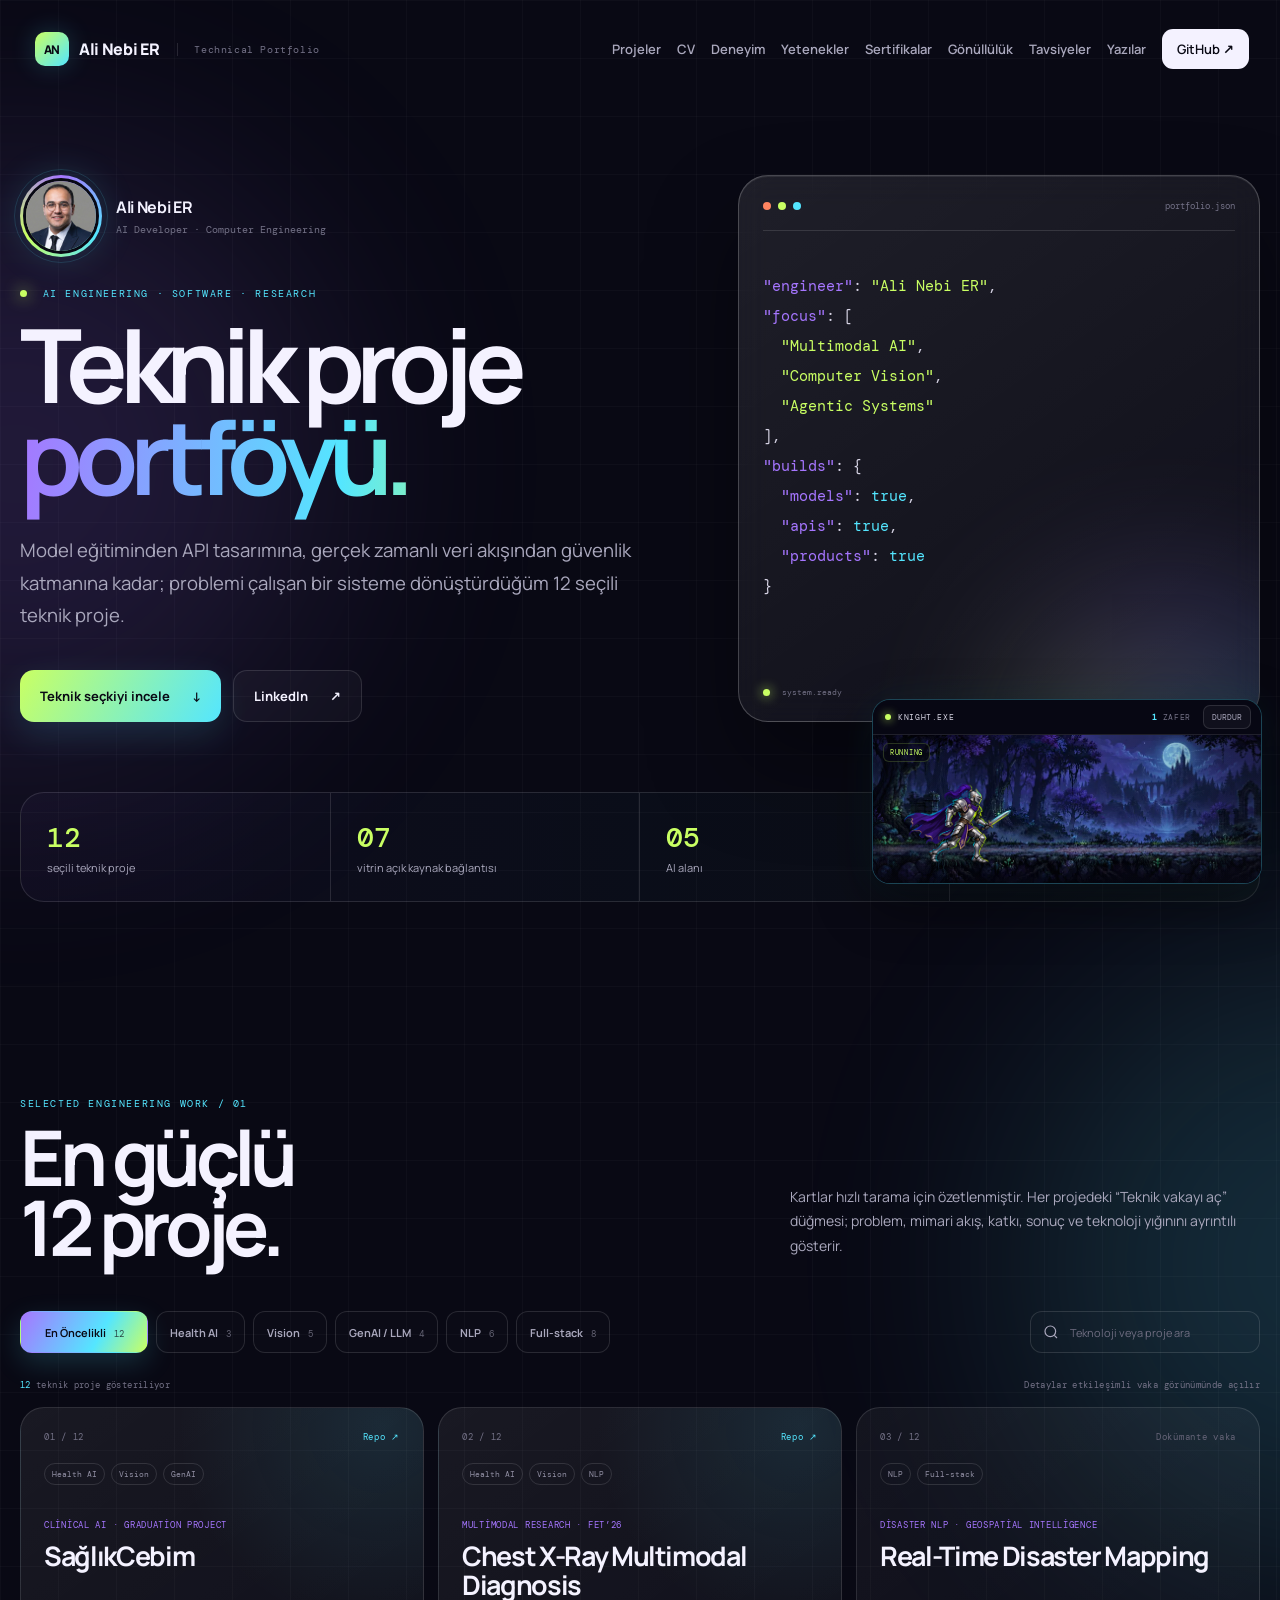
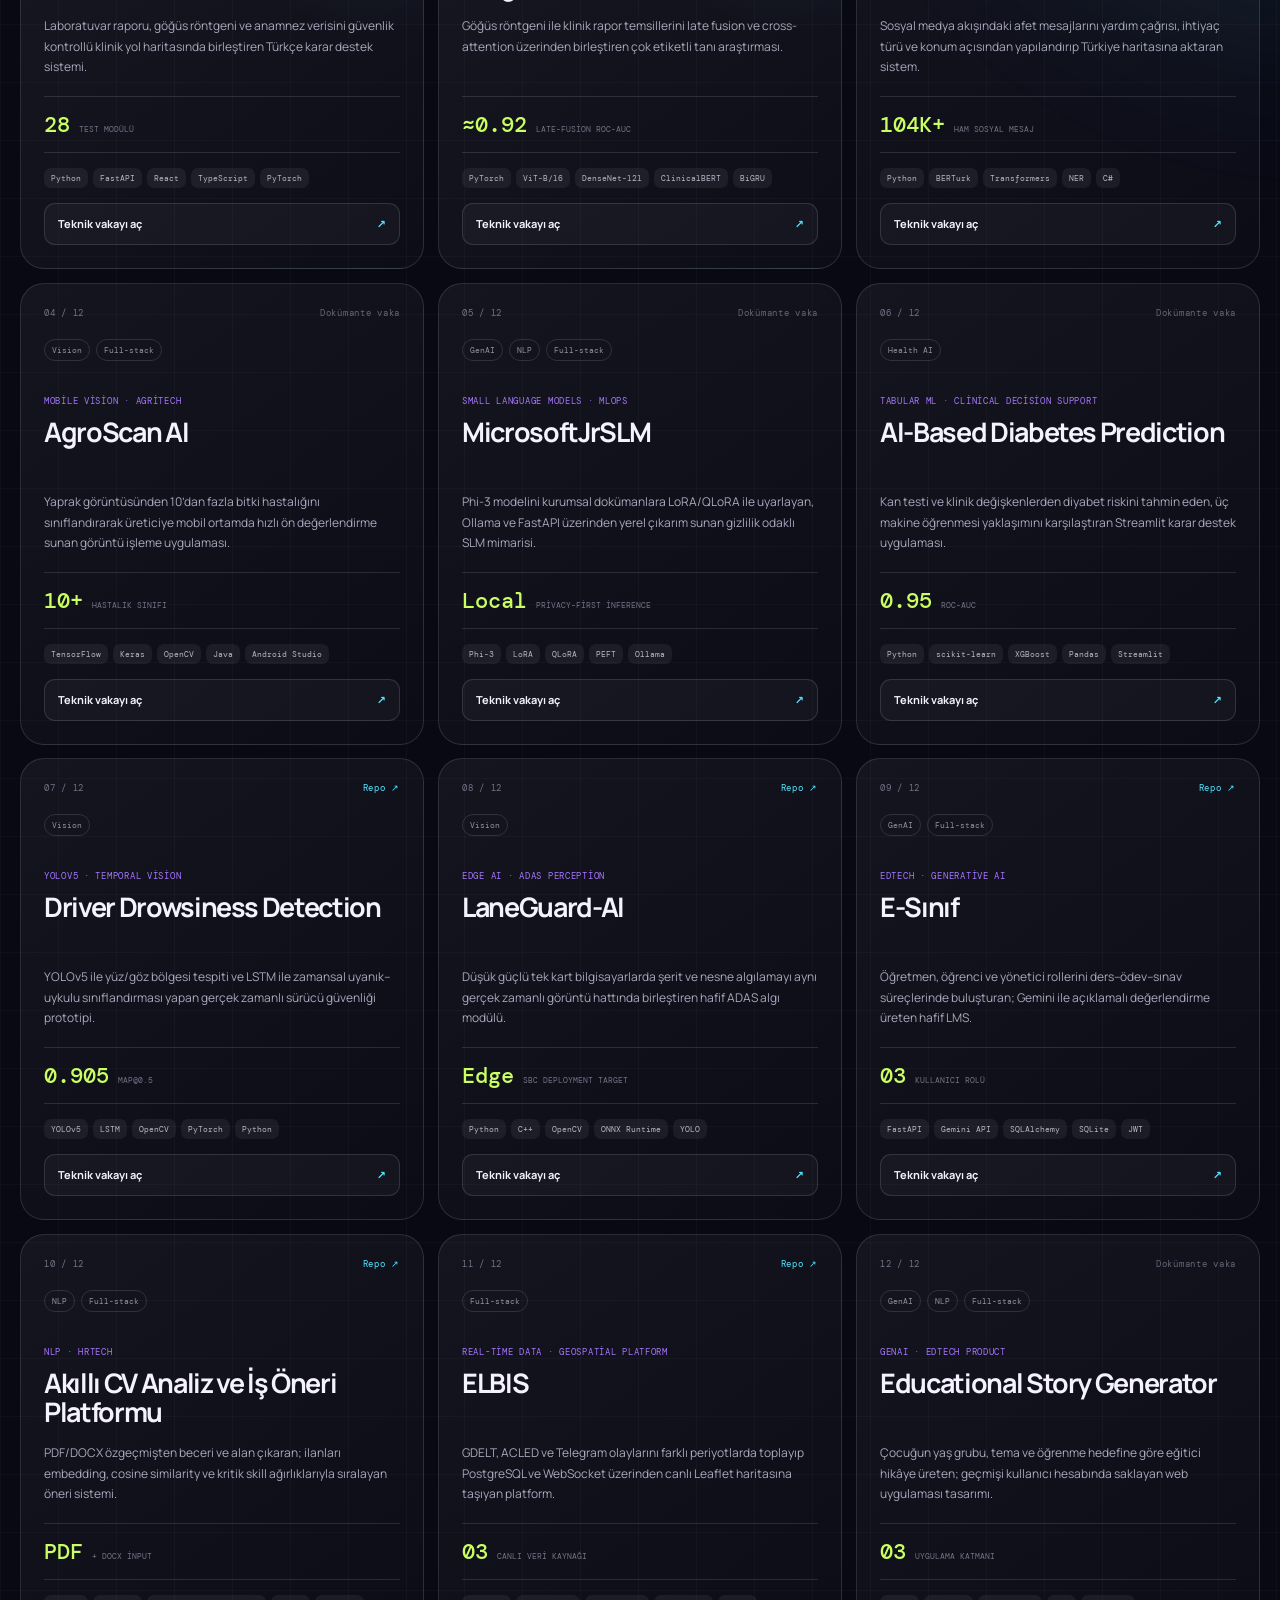
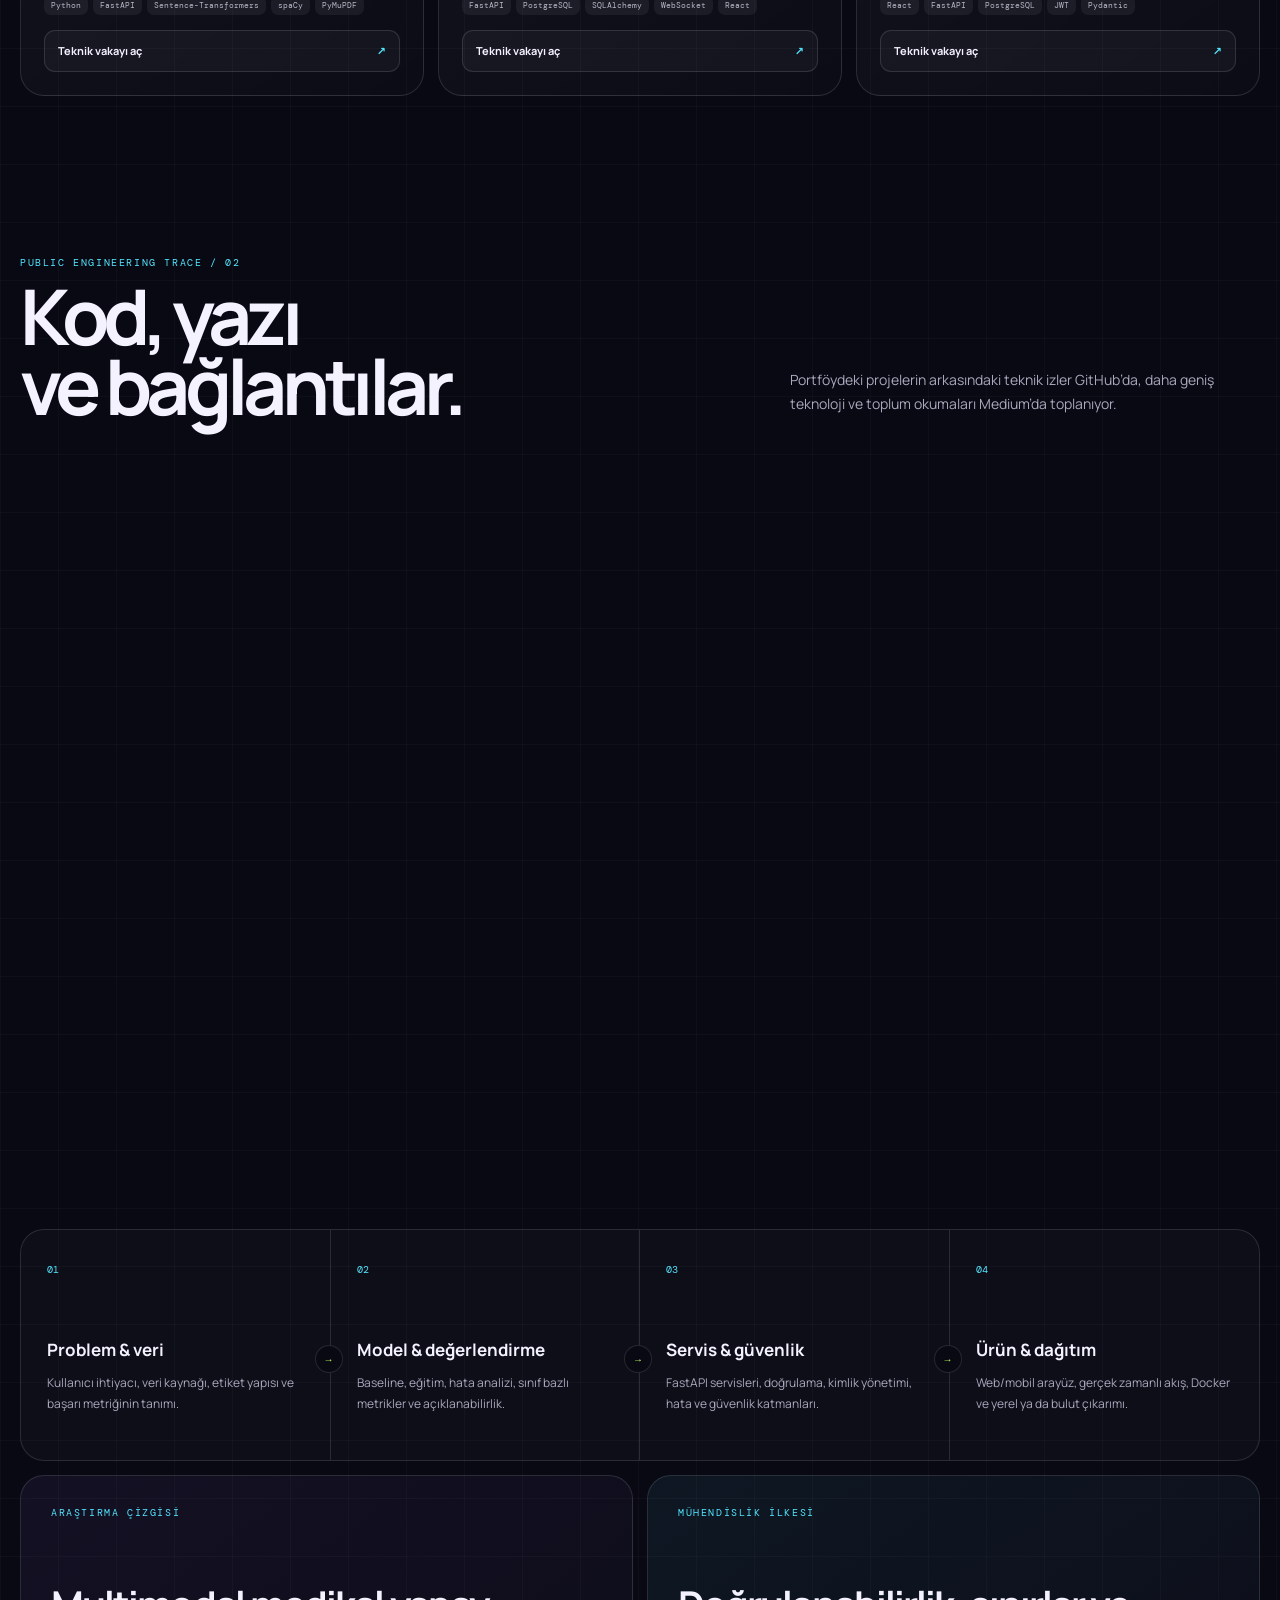
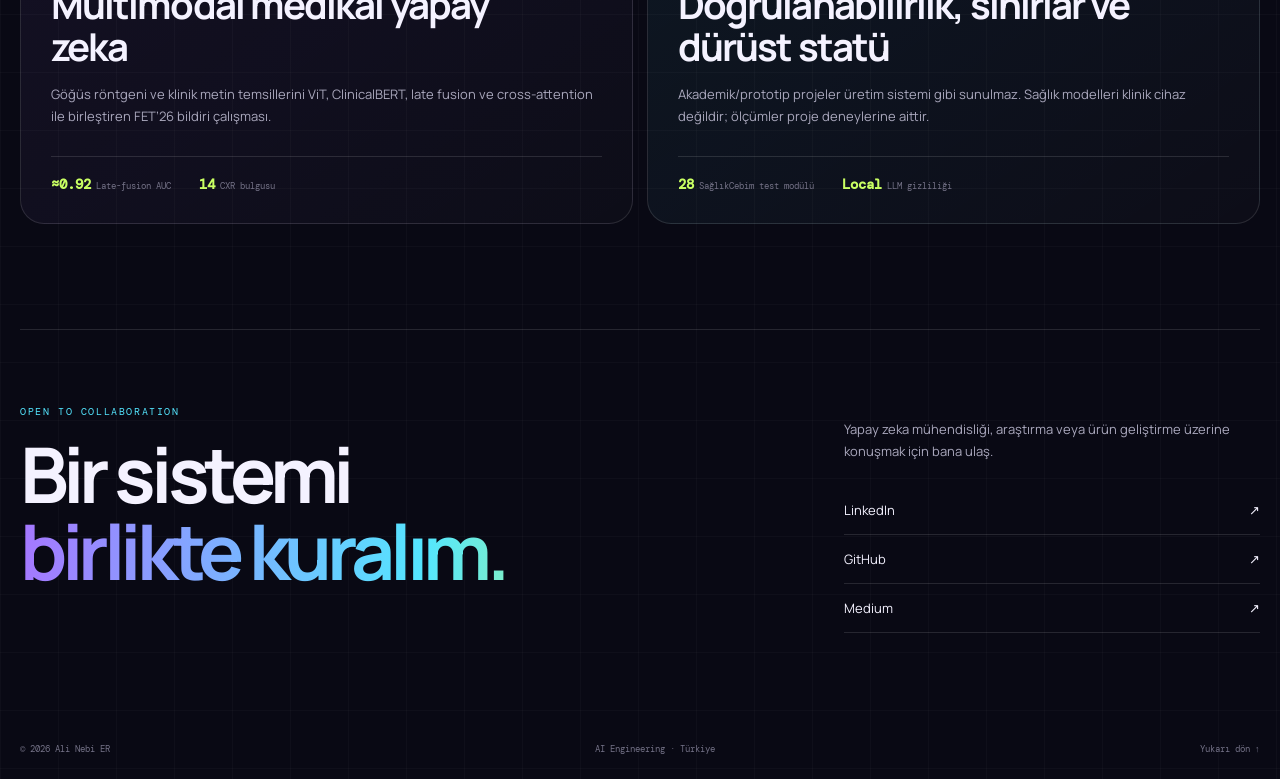
<file: index.html>
﻿<!doctype html>
<html lang="tr">
  <head>
    <meta charset="UTF-8" />
    <meta name="viewport" content="width=device-width, initial-scale=1.0" />
    <meta name="theme-color" content="#090914" />
    <meta name="description" content="Ali Nebi ER'in yapay zeka, makine öğrenmesi, bilgisayarlı görü ve full-stack sistemler üzerine teknik proje portföyü." />
    <title>Ali Nebi ER — Technical Project Portfolio</title>
    <link rel="icon" href="favicon.svg" type="image/svg+xml" />
    <link rel="preconnect" href="https://fonts.googleapis.com" />
    <link rel="preconnect" href="https://fonts.gstatic.com" crossorigin />
    <link href="https://fonts.googleapis.com/css2?family=DM+Mono:wght@400;500&family=Manrope:wght@400;500;600;700;800&display=swap" rel="stylesheet" />
    <link rel="stylesheet" href="styles.css" />
    <script src="script.js" defer></script>
  </head>
  <body>
    <a class="skip-link" href="#main">İçeriğe geç</a>
    <div class="page-progress" data-page-progress aria-hidden="true"></div>
    <div class="pointer-aura" data-pointer-aura aria-hidden="true"></div>
    <div class="ambient ambient-one" aria-hidden="true"></div>
    <div class="ambient ambient-two" aria-hidden="true"></div>

    <header class="site-header" data-header>
      <a class="brand" href="#top" aria-label="Ana sayfa">
        <span class="brand-mark">AN</span>
        <span class="brand-text">Ali Nebi ER</span>
        <span class="brand-sub">Technical Portfolio</span>
      </a>
      <nav class="nav" aria-label="Ana menü">
        <a href="index.html#projeler">Projeler</a>
        <a href="cv.html">CV</a>
        <a href="deneyim.html">Deneyim</a>
        <a href="yetenekler.html">Yetenekler</a><a href="sertifikalar.html">Sertifikalar</a>
        <a href="gonulluluk.html">Gönüllülük</a>
        <a href="tavsiyeler.html">Tavsiyeler</a>
        <a href="yazilar.html">Yazılar</a>
        <a class="nav-cta" href="https://github.com/TITANBGG" target="_blank" rel="noreferrer">GitHub <span aria-hidden="true">↗</span></a>
      </nav>
    </header>

    <main id="main">
      <section class="hero section" id="top" aria-labelledby="hero-title">
        <div class="hero-copy reveal">
          <div class="hero-identity">
            <div class="portrait-ring">
              <img src="assets/ali-nebi-er.jpg" width="400" height="400" alt="Ali Nebi ER portresi" fetchpriority="high" />
            </div>
            <div>
              <strong>Ali Nebi ER</strong>
              <span>AI Developer · Computer Engineering</span>
            </div>
          </div>
          <p class="eyebrow"><span class="status-dot"></span> AI ENGINEERING · SOFTWARE · RESEARCH</p>
          <h1 id="hero-title">Teknik proje<br /><span class="gradient-text">portföyü.</span></h1>
          <p class="hero-lead">Model eğitiminden API tasarımına, gerçek zamanlı veri akışından güvenlik katmanına kadar; problemi çalışan bir sisteme dönüştürdüğüm 12 seçili teknik proje.</p>
          <div class="hero-actions">
            <a class="button button-primary" href="#projeler">Teknik seçkiyi incele <span aria-hidden="true">↓</span></a>
            <a class="button button-ghost" href="https://www.linkedin.com/in/alinebier" target="_blank" rel="noreferrer">LinkedIn <span aria-hidden="true">↗</span></a>
          </div>
        </div>

        <div class="hero-console reveal" aria-label="Teknik odak özeti">
          <div class="console-bar"><span></span><span></span><span></span><code>portfolio.json</code></div>
          <pre><span class="code-key">"engineer"</span>: <span class="code-value">"Ali Nebi ER"</span>,
<span class="code-key">"focus"</span>: [
  <span class="code-value">"Multimodal AI"</span>,
  <span class="code-value">"Computer Vision"</span>,
  <span class="code-value">"Agentic Systems"</span>
],
<span class="code-key">"builds"</span>: {
  <span class="code-key">"models"</span>: <span class="code-number">true</span>,
  <span class="code-key">"apis"</span>: <span class="code-number">true</span>,
  <span class="code-key">"products"</span>: <span class="code-number">true</span>
}</pre>
          <div class="console-signal"><span></span><small>system.ready</small></div>
        </div>

        <div class="portfolio-stats reveal" aria-label="Portföy özeti">
          <div><strong data-count-to="12">12</strong><span>seçili teknik proje</span></div>
          <div><strong data-count-to="7" data-count-pad="2">07</strong><span>vitrin açık kaynak bağlantısı</span></div>
          <div><strong data-count-to="5" data-count-pad="2">05</strong><span>AI alanı</span></div>
          <div><strong>E2E</strong><span>uçtan uca yaklaşım</span></div>
        </div>
      </section>

      <section class="projects section" id="projeler" aria-labelledby="projects-title">
        <div class="section-heading reveal">
          <div>
            <p class="eyebrow">SELECTED ENGINEERING WORK / 01</p>
            <h2 id="projects-title">En güçlü<br />12 proje.</h2>
          </div>
          <p>Kartlar hızlı tarama için özetlenmiştir. Her projedeki “Teknik vakayı aç” düğmesi; problem, mimari akış, katkı, sonuç ve teknoloji yığınını ayrıntılı gösterir.</p>
        </div>

        <div class="project-controls reveal">
          <div class="filters" role="group" aria-label="Projeleri türe göre filtrele">
            <button class="filter filter-priority is-active" type="button" data-filter="all" aria-pressed="true">En Öncelikli <span data-filter-count="all">12</span></button>
            <button class="filter" type="button" data-filter="health" aria-pressed="false">Health AI <span data-filter-count="health"></span></button>
            <button class="filter" type="button" data-filter="vision" aria-pressed="false">Vision <span data-filter-count="vision"></span></button>
            <button class="filter" type="button" data-filter="genai" aria-pressed="false">GenAI / LLM <span data-filter-count="genai"></span></button>
            <button class="filter" type="button" data-filter="nlp" aria-pressed="false">NLP <span data-filter-count="nlp"></span></button>
            <button class="filter" type="button" data-filter="fullstack" aria-pressed="false">Full-stack <span data-filter-count="fullstack"></span></button>
          </div>
          <label class="project-search">
            <span class="sr-only">Projelerde ara</span>
            <svg aria-hidden="true" viewBox="0 0 24 24"><path d="m21 21-4.35-4.35m2.35-5.65a8 8 0 1 1-16 0 8 8 0 0 1 16 0Z" /></svg>
            <input type="search" placeholder="Teknoloji veya proje ara" data-search />
          </label>
        </div>

        <div class="result-line reveal">
          <p><span data-result-count>12</span> teknik proje gösteriliyor</p>
          <span>Detaylar etkileşimli vaka görünümünde açılır</span>
        </div>

        <div class="project-grid" data-project-grid aria-live="polite"></div>
        <p class="empty-state" data-empty hidden>Bu filtre ve arama ile eşleşen proje bulunamadı.</p>
        <noscript><p class="empty-state">Proje kartlarını görüntülemek için JavaScript etkin olmalıdır.</p></noscript>
      </section>

      <section class="profiles section" id="yayinlar" aria-labelledby="profiles-title">
        <div class="section-heading reveal">
          <div>
            <p class="eyebrow">PUBLIC ENGINEERING TRACE / 02</p>
            <h2 id="profiles-title">Kod, yazı<br />ve bağlantılar.</h2>
          </div>
          <p>Portföydeki projelerin arkasındaki teknik izler GitHub’da, daha geniş teknoloji ve toplum okumaları Medium’da toplanıyor.</p>
        </div>

        <div class="profile-grid">
          <a class="profile-card reveal" href="https://github.com/TITANBGG" target="_blank" rel="noreferrer">
            <span>GitHub</span>
            <strong>TITANBGG</strong>
            <p>Açık kaynak depolar, AI prototipleri, full-stack denemeler ve araştırma kodları.</p>
            <em>Depoları aç ↗</em>
          </a>
          <a class="profile-card reveal" href="https://medium.com/@alinebier138" target="_blank" rel="noreferrer">
            <span>Medium</span>
            <strong>@alinebier138</strong>
            <p>Yapay zeka, teknoloji, toplum, tarih ve kişisel gözlem ekseninde yazılar.</p>
            <em>Yazıları oku ↗</em>
          </a>
          <a class="profile-card reveal" href="https://www.linkedin.com/in/alinebier" target="_blank" rel="noreferrer">
            <span>LinkedIn</span>
            <strong>Ali Nebi ER</strong>
            <p>Staj, araştırma, mentörlük, proje duyuruları ve profesyonel gelişim akışı.</p>
            <em>Profili aç ↗</em>
          </a>
        </div>
      </section>

      <section class="approach section" id="yaklasim" aria-labelledby="approach-title">
        <div class="section-heading reveal">
          <div>
            <p class="eyebrow">ENGINEERING APPROACH / 03</p>
            <h2 id="approach-title">Modelden ürüne<br />tek hat.</h2>
          </div>
          <p>Portföyde yalnızca model isimleri yok. Veri, çıkarım, servis, arayüz, güvenlik ve gözlemlenebilirlik birlikte ele alınıyor.</p>
        </div>

        <div class="pipeline reveal" aria-label="Uçtan uca geliştirme yaklaşımı">
          <article><span>01</span><strong>Problem & veri</strong><p>Kullanıcı ihtiyacı, veri kaynağı, etiket yapısı ve başarı metriğinin tanımı.</p></article>
          <article><span>02</span><strong>Model & değerlendirme</strong><p>Baseline, eğitim, hata analizi, sınıf bazlı metrikler ve açıklanabilirlik.</p></article>
          <article><span>03</span><strong>Servis & güvenlik</strong><p>FastAPI servisleri, doğrulama, kimlik yönetimi, hata ve güvenlik katmanları.</p></article>
          <article><span>04</span><strong>Ürün & dağıtım</strong><p>Web/mobil arayüz, gerçek zamanlı akış, Docker ve yerel ya da bulut çıkarımı.</p></article>
        </div>

        <div class="evidence-grid">
          <article class="evidence-card reveal">
            <p class="micro-label">ARAŞTIRMA ÇİZGİSİ</p>
            <h3>Multimodal medikal yapay zeka</h3>
            <p>Göğüs röntgeni ve klinik metin temsillerini ViT, ClinicalBERT, late fusion ve cross-attention ile birleştiren FET’26 bildiri çalışması.</p>
            <div class="evidence-metrics"><span><strong>≈0.92</strong> Late-fusion AUC</span><span><strong>14</strong> CXR bulgusu</span></div>
          </article>
          <article class="evidence-card reveal">
            <p class="micro-label">MÜHENDİSLİK İLKESİ</p>
            <h3>Doğrulanabilirlik, sınırlar ve dürüst statü</h3>
            <p>Akademik/prototip projeler üretim sistemi gibi sunulmaz. Sağlık modelleri klinik cihaz değildir; ölçümler proje deneylerine aittir.</p>
            <div class="evidence-metrics"><span><strong>28</strong> SağlıkCebim test modülü</span><span><strong>Local</strong> LLM gizliliği</span></div>
          </article>
        </div>

        <footer class="contact-footer reveal">
          <div>
            <p class="eyebrow">OPEN TO COLLABORATION</p>
            <h2>Bir sistemi<br /><span class="gradient-text">birlikte kuralım.</span></h2>
          </div>
          <div class="contact-side">
            <p>Yapay zeka mühendisliği, araştırma veya ürün geliştirme üzerine konuşmak için bana ulaş.</p>
            <div class="social-links">
              <a href="https://www.linkedin.com/in/alinebier" target="_blank" rel="noreferrer">LinkedIn <span>↗</span></a>
              <a href="https://github.com/TITANBGG" target="_blank" rel="noreferrer">GitHub <span>↗</span></a>
              <a href="https://medium.com/@alinebier138" target="_blank" rel="noreferrer">Medium <span>↗</span></a>
            </div>
          </div>
          <div class="footer-bottom"><span>© <span data-year></span> Ali Nebi ER</span><span>AI Engineering · Türkiye</span><a href="#top">Yukarı dön ↑</a></div>
        </footer>
      </section>
    </main>

    <aside class="mini-quest" data-quest aria-label="Koşan şövalye mini oyun sahnesi">
      <div class="quest-toolbar">
        <span class="quest-title"><i aria-hidden="true"></i> KNIGHT.EXE</span>
        <span class="quest-score"><strong data-quest-kills>0</strong> zafer</span>
        <button class="quest-toggle" type="button" data-quest-toggle aria-pressed="false" aria-label="Şövalye animasyonunu durdur">Durdur</button>
      </div>
      <div class="quest-world" data-quest-world aria-hidden="true">
        <div class="quest-status" data-quest-status>RUNNING</div>
        <div class="quest-spark" data-quest-spark></div>
        <img class="quest-knight" data-quest-knight src="assets/knight.png" width="260" height="213" alt="" draggable="false" />
        <img class="quest-monster" data-quest-monster src="assets/monster.png" width="180" height="145" alt="" draggable="false" />
      </div>
    </aside>

    <dialog class="case-dialog" data-case-dialog aria-labelledby="case-title">
      <div class="dialog-shell">
        <div class="dialog-topbar">
          <span class="dialog-index" data-dialog-index></span>
          <button class="dialog-close" type="button" data-dialog-close aria-label="Proje detayını kapat">Kapat <span aria-hidden="true">×</span></button>
        </div>
        <div class="dialog-content" data-dialog-content></div>
      </div>
    </dialog>
  </body>
</html>
</file>
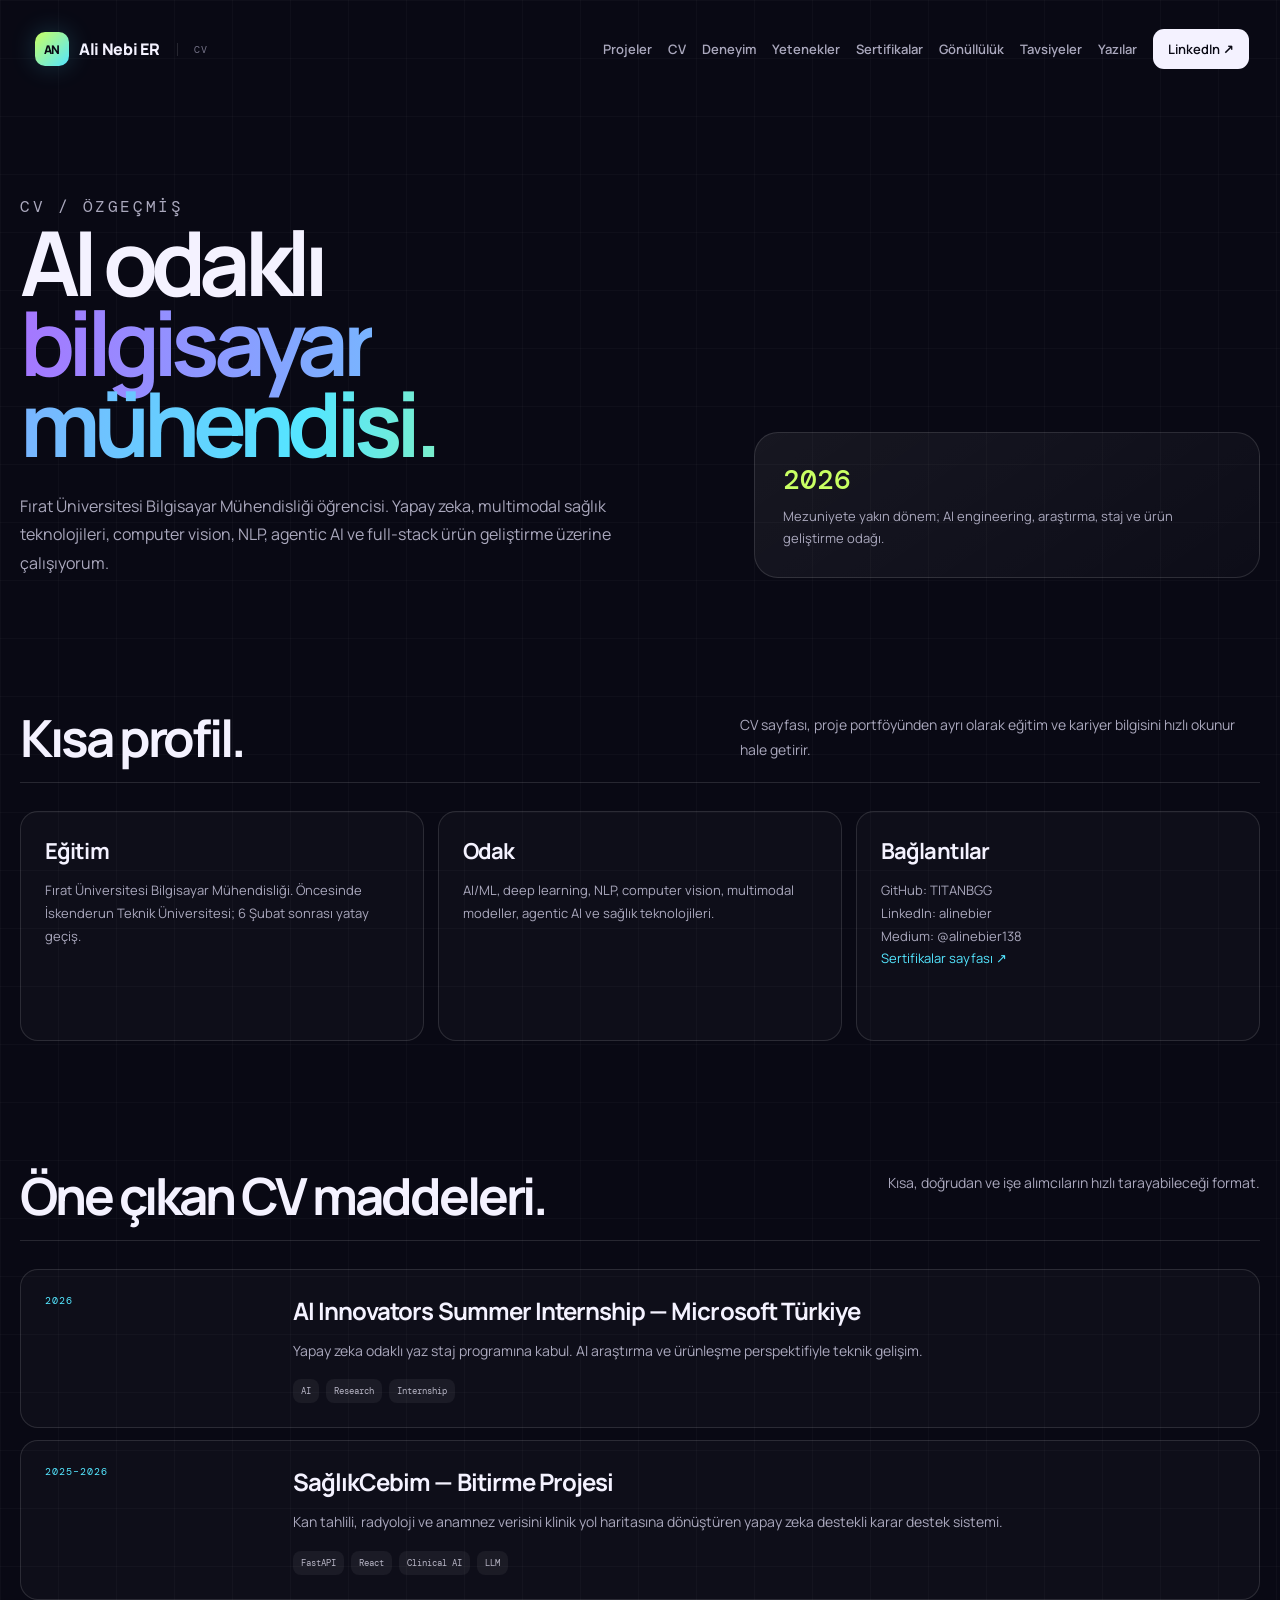
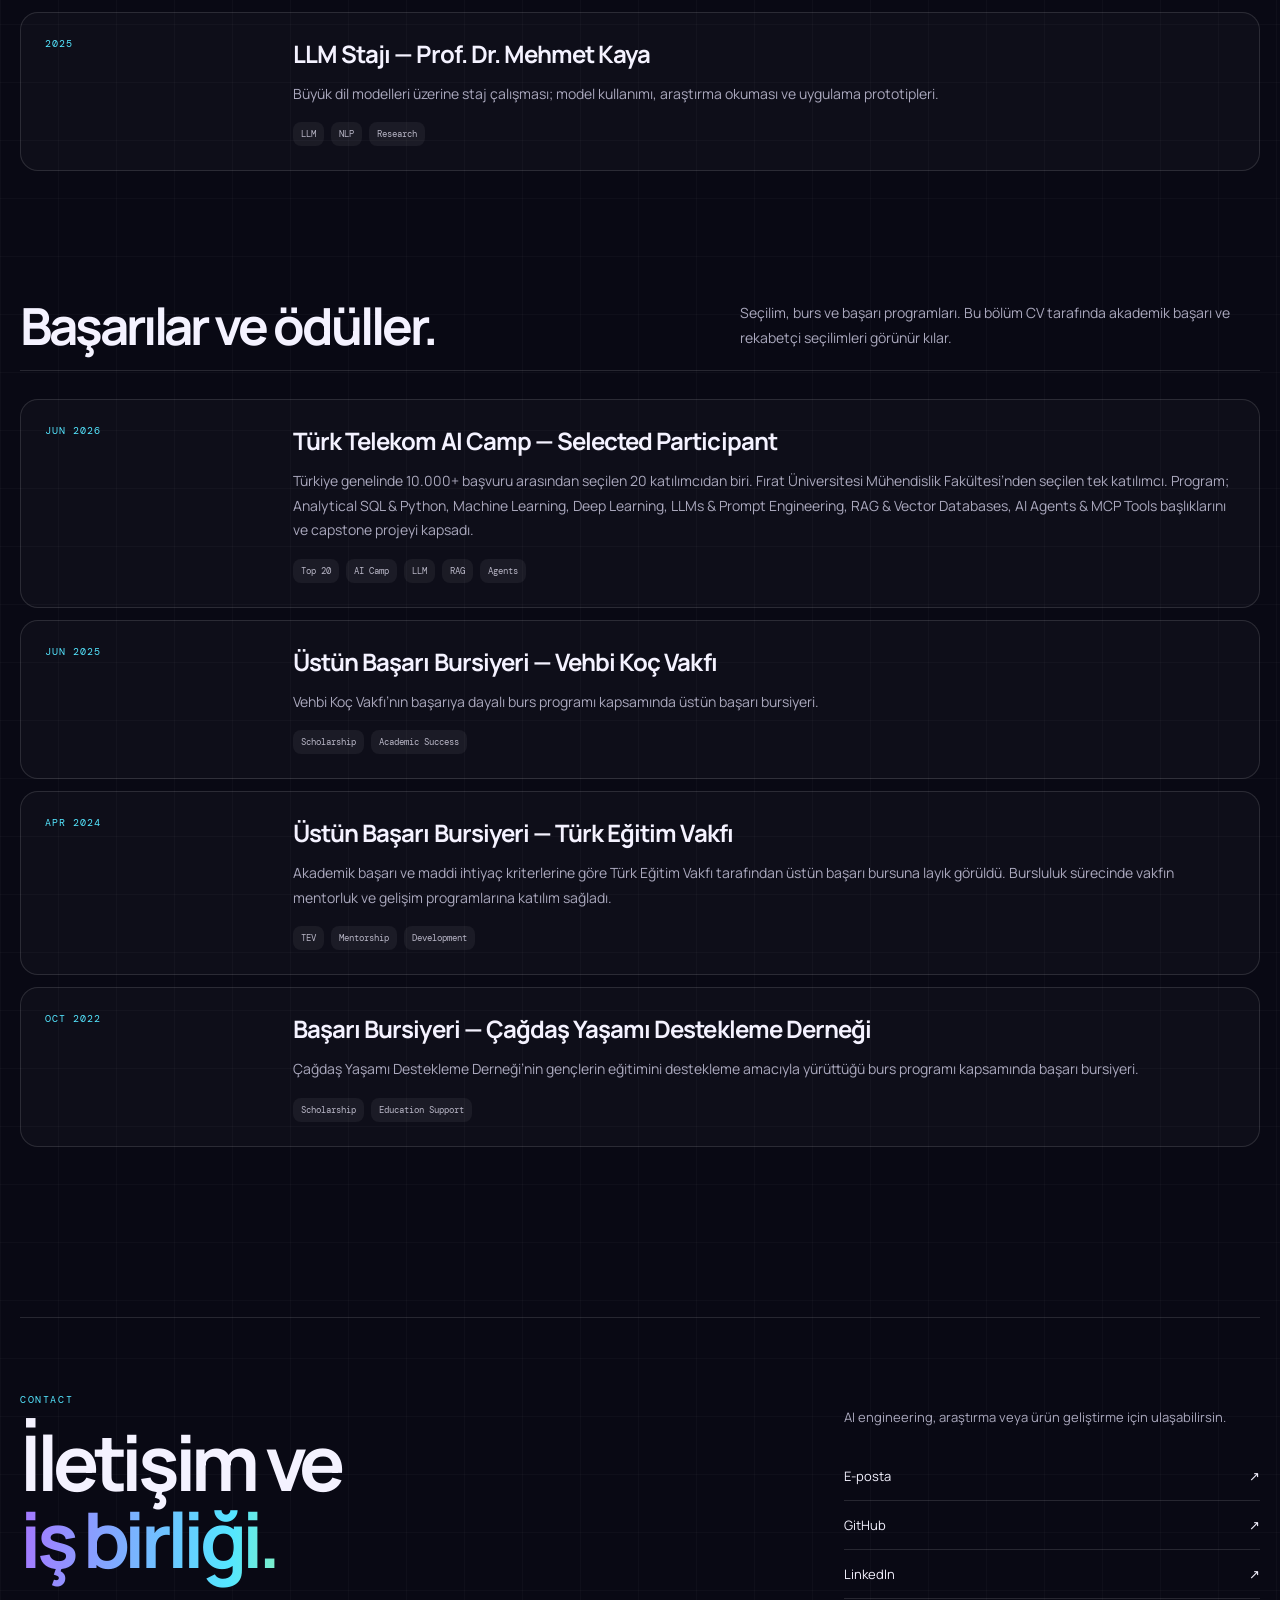
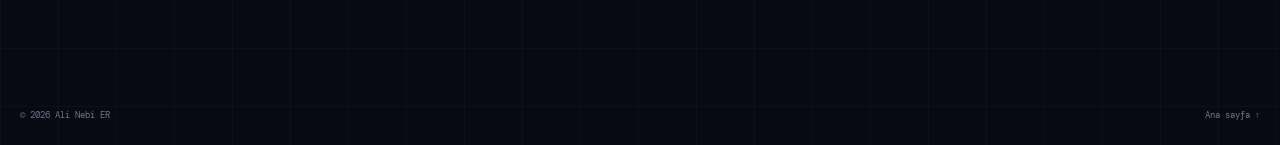
<file: cv.html>
﻿<!doctype html>
<html lang="tr">
  <head>
    <meta charset="UTF-8" />
    <meta name="viewport" content="width=device-width, initial-scale=1.0" />
    <meta name="theme-color" content="#090914" />
    <meta name="description" content="Ali Nebi ER CV: eğitim, deneyim, projeler, yetenekler ve iletişim bilgileri." />
    <title>CV — Ali Nebi ER</title>
    <link rel="icon" href="favicon.svg" type="image/svg+xml" />
    <link rel="preconnect" href="https://fonts.googleapis.com" />
    <link rel="preconnect" href="https://fonts.gstatic.com" crossorigin />
    <link href="https://fonts.googleapis.com/css2?family=DM+Mono:wght@400;500&family=Manrope:wght@400;500;600;700;800&display=swap" rel="stylesheet" />
    <link rel="stylesheet" href="styles.css" />
    <script src="script.js" defer></script>
  </head>
  <body>
    <div class="page-progress" data-page-progress aria-hidden="true"></div>
    <header class="site-header" data-header>
      <a class="brand" href="index.html#top" aria-label="Ana sayfa"><span class="brand-mark">AN</span><span class="brand-text">Ali Nebi ER</span><span class="brand-sub">CV</span></a>
      <nav class="nav" aria-label="Ana menü">
        <a href="index.html#projeler">Projeler</a><a href="cv.html">CV</a><a href="deneyim.html">Deneyim</a><a href="yetenekler.html">Yetenekler</a><a href="sertifikalar.html">Sertifikalar</a><a href="gonulluluk.html">Gönüllülük</a><a href="tavsiyeler.html">Tavsiyeler</a><a href="yazilar.html">Yazılar</a>
        <a class="nav-cta" href="https://www.linkedin.com/in/alinebier" target="_blank" rel="noreferrer">LinkedIn ↗</a>
      </nav>
    </header>
    <main>
      <section class="page-hero section">
        <div class="reveal">
          <p class="page-kicker">CV / ÖZGEÇMİŞ</p>
          <h1>AI odaklı<br /><span class="gradient-text">bilgisayar mühendisi.</span></h1>
          <p>Fırat Üniversitesi Bilgisayar Mühendisliği öğrencisi. Yapay zeka, multimodal sağlık teknolojileri, computer vision, NLP, agentic AI ve full-stack ürün geliştirme üzerine çalışıyorum.</p>
        </div>
        <div class="page-card reveal"><strong>2026</strong><span>Mezuniyete yakın dönem; AI engineering, araştırma, staj ve ürün geliştirme odağı.</span></div>
      </section>
      <section class="content-section section">
        <div class="content-heading reveal"><h2>Kısa profil.</h2><p>CV sayfası, proje portföyünden ayrı olarak eğitim ve kariyer bilgisini hızlı okunur hale getirir.</p></div>
        <div class="info-grid">
          <article class="info-card reveal"><h3>Eğitim</h3><p>Fırat Üniversitesi Bilgisayar Mühendisliği. Öncesinde İskenderun Teknik Üniversitesi; 6 Şubat sonrası yatay geçiş.</p></article>
          <article class="info-card reveal"><h3>Odak</h3><p>AI/ML, deep learning, NLP, computer vision, multimodal modeller, agentic AI ve sağlık teknolojileri.</p></article>
          <article class="info-card reveal"><h3>Bağlantılar</h3><p>GitHub: TITANBGG<br />LinkedIn: alinebier<br />Medium: @alinebier138<br /><a class="card-repo" href="sertifikalar.html">Sertifikalar sayfası ↗</a></p></article>
        </div>
      </section>
      <section class="content-section section">
        <div class="content-heading reveal"><h2>Öne çıkan CV maddeleri.</h2><p>Kısa, doğrudan ve işe alımcıların hızlı tarayabileceği format.</p></div>
        <div class="timeline">
          <article class="timeline-item reveal"><span class="timeline-date">2026</span><div><h3>AI Innovators Summer Internship — Microsoft Türkiye</h3><p>Yapay zeka odaklı yaz staj programına kabul. AI araştırma ve ürünleşme perspektifiyle teknik gelişim.</p><div class="tag-row"><span>AI</span><span>Research</span><span>Internship</span></div></div></article>
          <article class="timeline-item reveal"><span class="timeline-date">2025–2026</span><div><h3>SağlıkCebim — Bitirme Projesi</h3><p>Kan tahlili, radyoloji ve anamnez verisini klinik yol haritasına dönüştüren yapay zeka destekli karar destek sistemi.</p><div class="tag-row"><span>FastAPI</span><span>React</span><span>Clinical AI</span><span>LLM</span></div></div></article>
          <article class="timeline-item reveal"><span class="timeline-date">2025</span><div><h3>LLM Stajı — Prof. Dr. Mehmet Kaya</h3><p>Büyük dil modelleri üzerine staj çalışması; model kullanımı, araştırma okuması ve uygulama prototipleri.</p><div class="tag-row"><span>LLM</span><span>NLP</span><span>Research</span></div></div></article>
        </div>
      </section>
      <section class="content-section section">
        <div class="content-heading reveal"><h2>Başarılar ve ödüller.</h2><p>Seçilim, burs ve başarı programları. Bu bölüm CV tarafında akademik başarı ve rekabetçi seçilimleri görünür kılar.</p></div>
        <div class="timeline">
          <article class="timeline-item reveal"><span class="timeline-date">Jun 2026</span><div><h3>Türk Telekom AI Camp — Selected Participant</h3><p>Türkiye genelinde 10.000+ başvuru arasından seçilen 20 katılımcıdan biri. Fırat Üniversitesi Mühendislik Fakültesi’nden seçilen tek katılımcı. Program; Analytical SQL & Python, Machine Learning, Deep Learning, LLMs & Prompt Engineering, RAG & Vector Databases, AI Agents & MCP Tools başlıklarını ve capstone projeyi kapsadı.</p><div class="tag-row"><span>Top 20</span><span>AI Camp</span><span>LLM</span><span>RAG</span><span>Agents</span></div></div></article>
          <article class="timeline-item reveal"><span class="timeline-date">Jun 2025</span><div><h3>Üstün Başarı Bursiyeri — Vehbi Koç Vakfı</h3><p>Vehbi Koç Vakfı’nın başarıya dayalı burs programı kapsamında üstün başarı bursiyeri.</p><div class="tag-row"><span>Scholarship</span><span>Academic Success</span></div></div></article>
          <article class="timeline-item reveal"><span class="timeline-date">Apr 2024</span><div><h3>Üstün Başarı Bursiyeri — Türk Eğitim Vakfı</h3><p>Akademik başarı ve maddi ihtiyaç kriterlerine göre Türk Eğitim Vakfı tarafından üstün başarı bursuna layık görüldü. Bursluluk sürecinde vakfın mentorluk ve gelişim programlarına katılım sağladı.</p><div class="tag-row"><span>TEV</span><span>Mentorship</span><span>Development</span></div></div></article>
          <article class="timeline-item reveal"><span class="timeline-date">Oct 2022</span><div><h3>Başarı Bursiyeri — Çağdaş Yaşamı Destekleme Derneği</h3><p>Çağdaş Yaşamı Destekleme Derneği’nin gençlerin eğitimini destekleme amacıyla yürüttüğü burs programı kapsamında başarı bursiyeri.</p><div class="tag-row"><span>Scholarship</span><span>Education Support</span></div></div></article>
        </div>
      </section>
      <footer class="contact-footer section reveal"><div><p class="eyebrow">CONTACT</p><h2>İletişim ve<br /><span class="gradient-text">iş birliği.</span></h2></div><div class="contact-side"><p>AI engineering, araştırma veya ürün geliştirme için ulaşabilirsin.</p><div class="social-links"><a href="mailto:alinebier138@gmail.com">E-posta <span>↗</span></a><a href="https://github.com/TITANBGG" target="_blank" rel="noreferrer">GitHub <span>↗</span></a><a href="https://www.linkedin.com/in/alinebier" target="_blank" rel="noreferrer">LinkedIn <span>↗</span></a></div></div><div class="footer-bottom"><span>© <span data-year></span> Ali Nebi ER</span><a href="index.html#top">Ana sayfa ↑</a></div></footer>
    </main>
  </body>
</html>
</file>
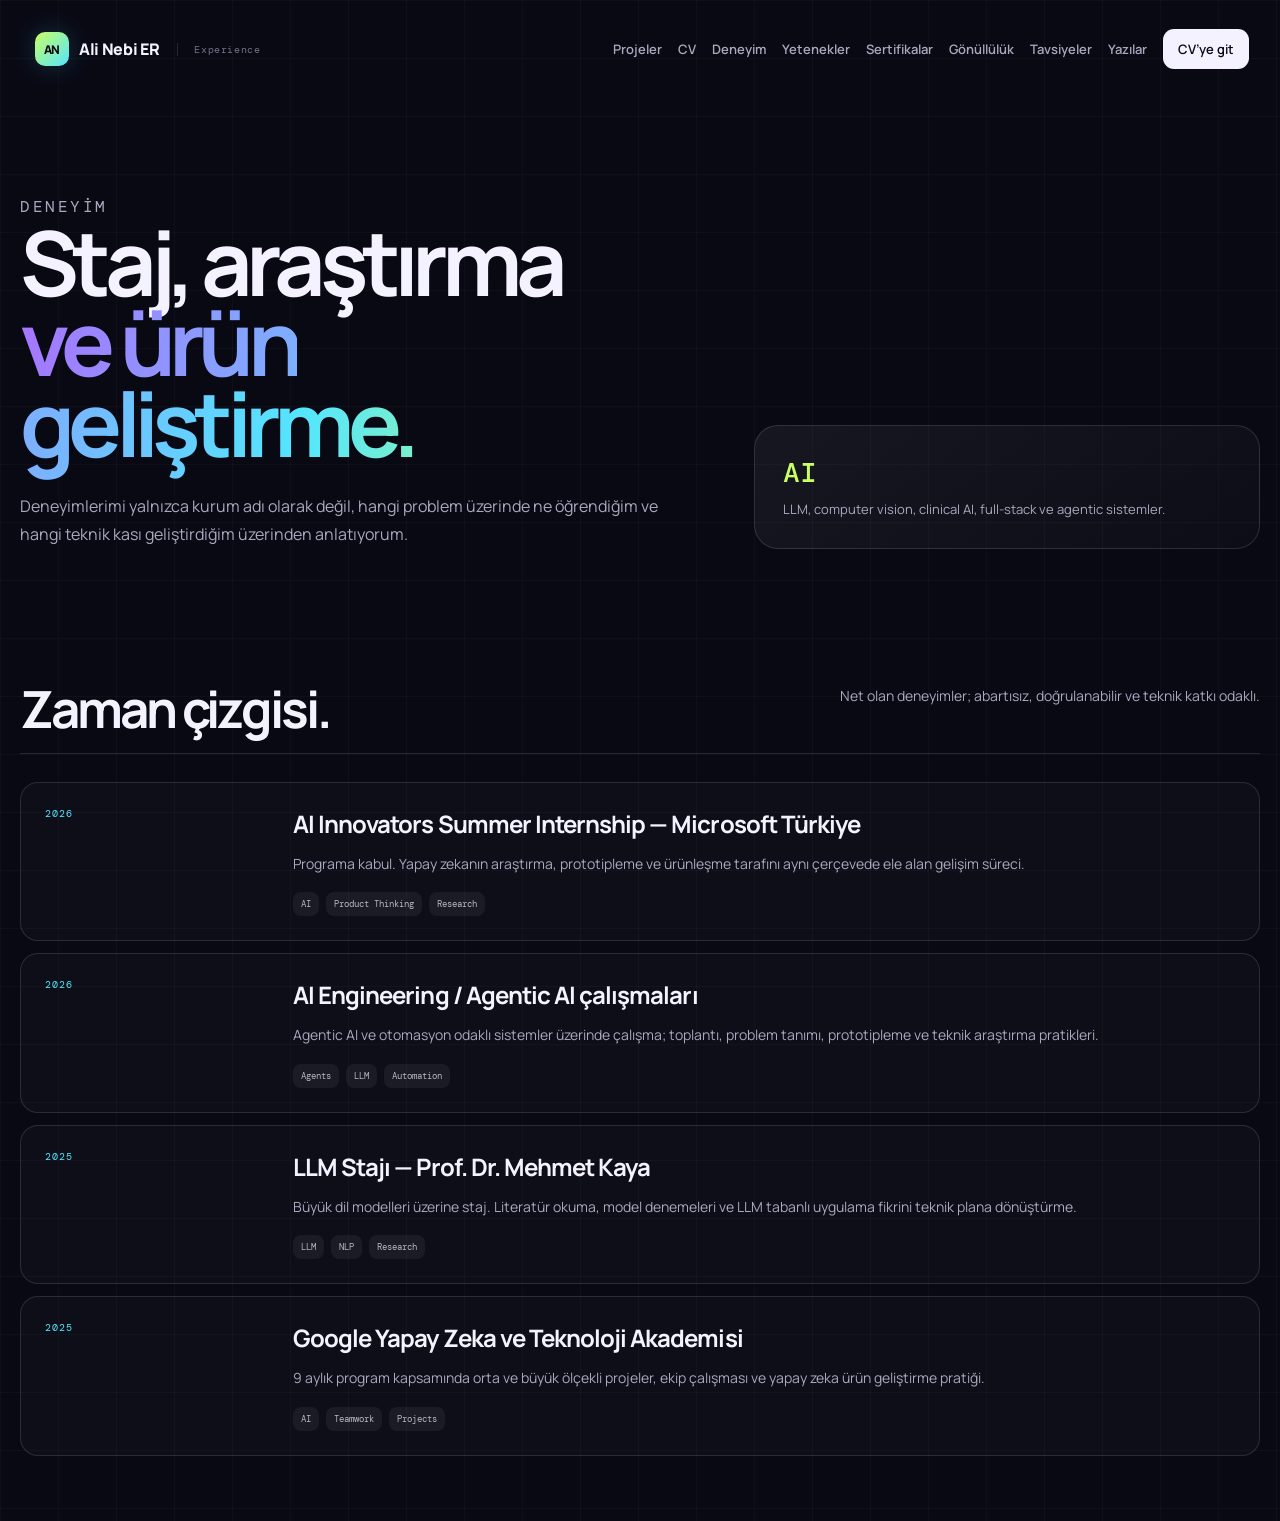
<file: deneyim.html>
﻿<!doctype html>
<html lang="tr">
  <head><meta charset="UTF-8" /><meta name="viewport" content="width=device-width, initial-scale=1.0" /><meta name="theme-color" content="#090914" /><meta name="description" content="Ali Nebi ER deneyim sayfası." /><title>Deneyim — Ali Nebi ER</title><link rel="icon" href="favicon.svg" type="image/svg+xml" /><link rel="preconnect" href="https://fonts.googleapis.com" /><link rel="preconnect" href="https://fonts.gstatic.com" crossorigin /><link href="https://fonts.googleapis.com/css2?family=DM+Mono:wght@400;500&family=Manrope:wght@400;500;600;700;800&display=swap" rel="stylesheet" /><link rel="stylesheet" href="styles.css" /><script src="script.js" defer></script></head>
  <body><div class="page-progress" data-page-progress aria-hidden="true"></div><header class="site-header" data-header><a class="brand" href="index.html#top"><span class="brand-mark">AN</span><span class="brand-text">Ali Nebi ER</span><span class="brand-sub">Experience</span></a><nav class="nav" aria-label="Ana menü"><a href="index.html#projeler">Projeler</a><a href="cv.html">CV</a><a href="deneyim.html">Deneyim</a><a href="yetenekler.html">Yetenekler</a><a href="sertifikalar.html">Sertifikalar</a><a href="gonulluluk.html">Gönüllülük</a><a href="tavsiyeler.html">Tavsiyeler</a><a href="yazilar.html">Yazılar</a><a class="nav-cta" href="cv.html">CV’ye git</a></nav></header>
    <main><section class="page-hero section"><div class="reveal"><p class="page-kicker">DENEYİM</p><h1>Staj, araştırma<br /><span class="gradient-text">ve ürün geliştirme.</span></h1><p>Deneyimlerimi yalnızca kurum adı olarak değil, hangi problem üzerinde ne öğrendiğim ve hangi teknik kası geliştirdiğim üzerinden anlatıyorum.</p></div><div class="page-card reveal"><strong>AI</strong><span>LLM, computer vision, clinical AI, full-stack ve agentic sistemler.</span></div></section>
    <section class="content-section section"><div class="content-heading reveal"><h2>Zaman çizgisi.</h2><p>Net olan deneyimler; abartısız, doğrulanabilir ve teknik katkı odaklı.</p></div><div class="timeline">
      <article class="timeline-item reveal"><span class="timeline-date">2026</span><div><h3>AI Innovators Summer Internship — Microsoft Türkiye</h3><p>Programa kabul. Yapay zekanın araştırma, prototipleme ve ürünleşme tarafını aynı çerçevede ele alan gelişim süreci.</p><div class="tag-row"><span>AI</span><span>Product Thinking</span><span>Research</span></div></div></article>
      <article class="timeline-item reveal"><span class="timeline-date">2026</span><div><h3>AI Engineering / Agentic AI çalışmaları</h3><p>Agentic AI ve otomasyon odaklı sistemler üzerinde çalışma; toplantı, problem tanımı, prototipleme ve teknik araştırma pratikleri.</p><div class="tag-row"><span>Agents</span><span>LLM</span><span>Automation</span></div></div></article>
      <article class="timeline-item reveal"><span class="timeline-date">2025</span><div><h3>LLM Stajı — Prof. Dr. Mehmet Kaya</h3><p>Büyük dil modelleri üzerine staj. Literatür okuma, model denemeleri ve LLM tabanlı uygulama fikrini teknik plana dönüştürme.</p><div class="tag-row"><span>LLM</span><span>NLP</span><span>Research</span></div></div></article>
      <article class="timeline-item reveal"><span class="timeline-date">2025</span><div><h3>Google Yapay Zeka ve Teknoloji Akademisi</h3><p>9 aylık program kapsamında orta ve büyük ölçekli projeler, ekip çalışması ve yapay zeka ürün geliştirme pratiği.</p><div class="tag-row"><span>AI</span><span>Teamwork</span><span>Projects</span></div></div></article>
    </div></section></main></body></html>
</file>
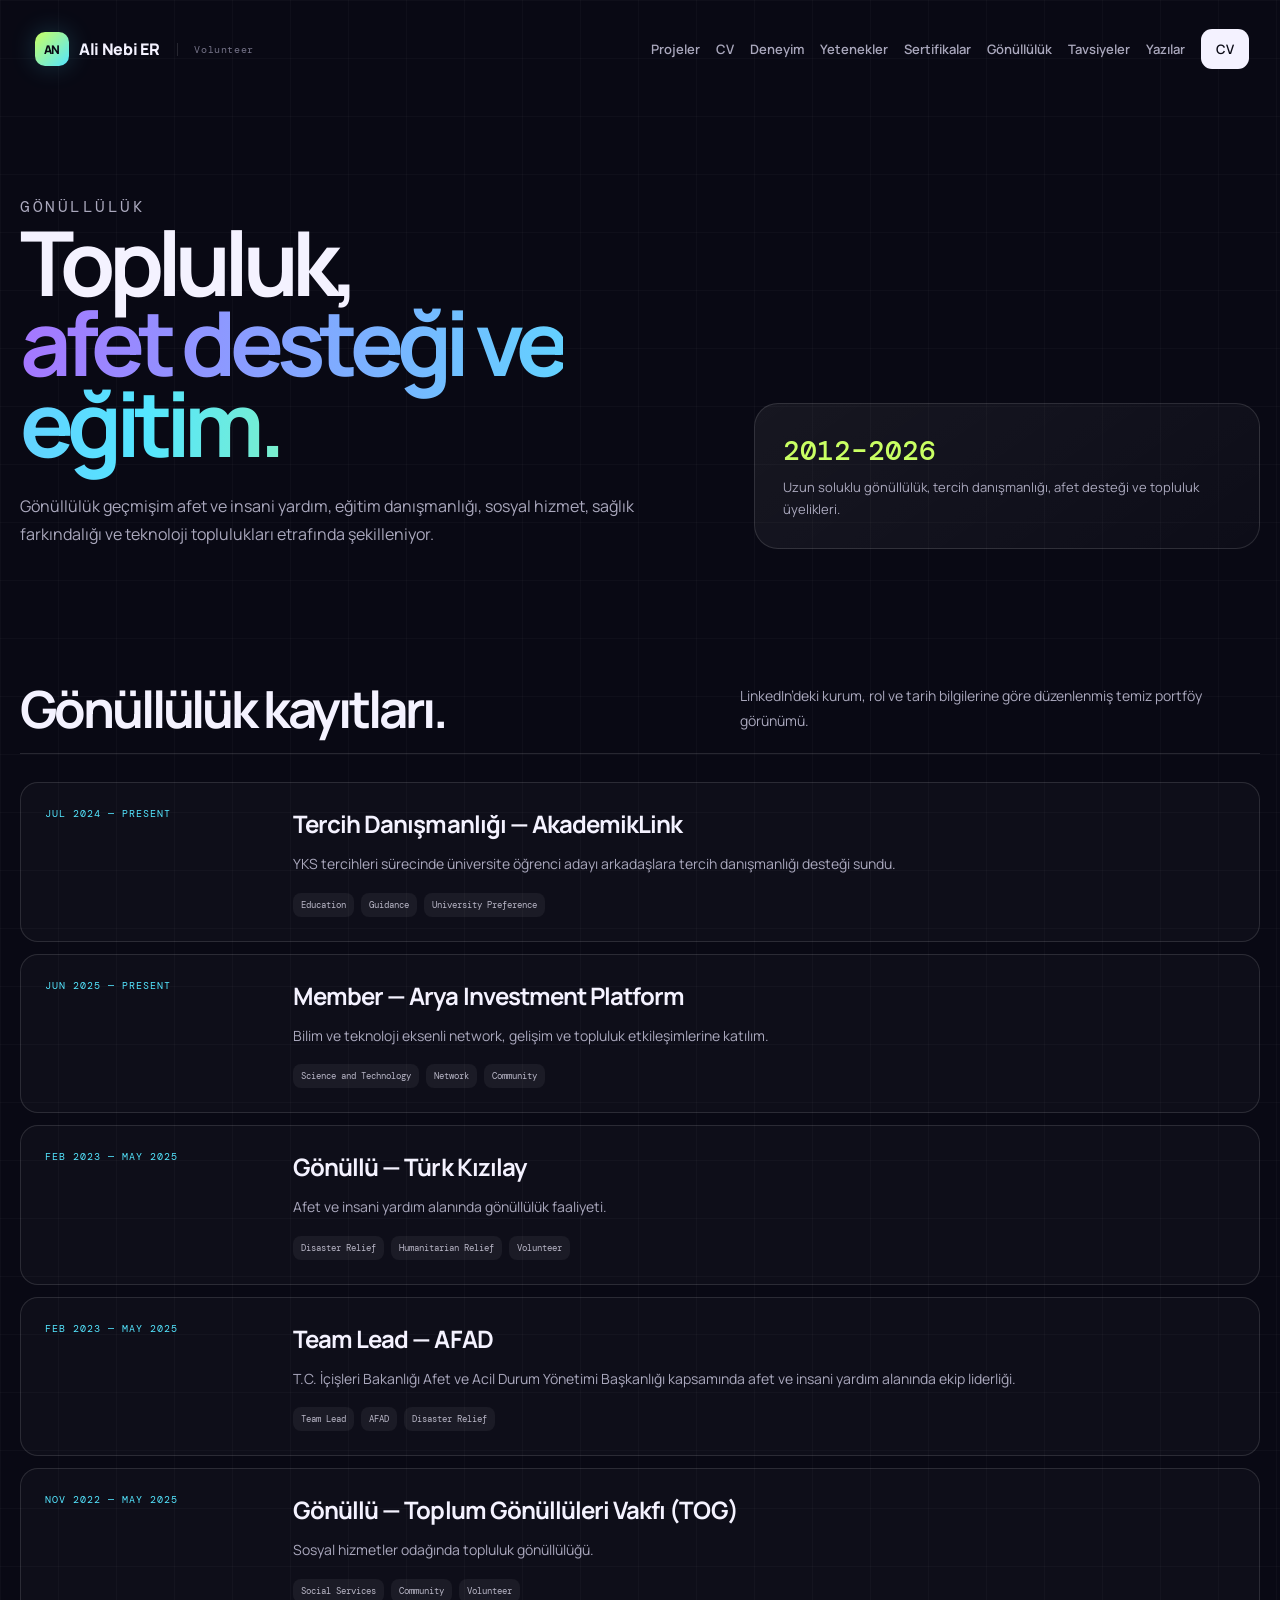
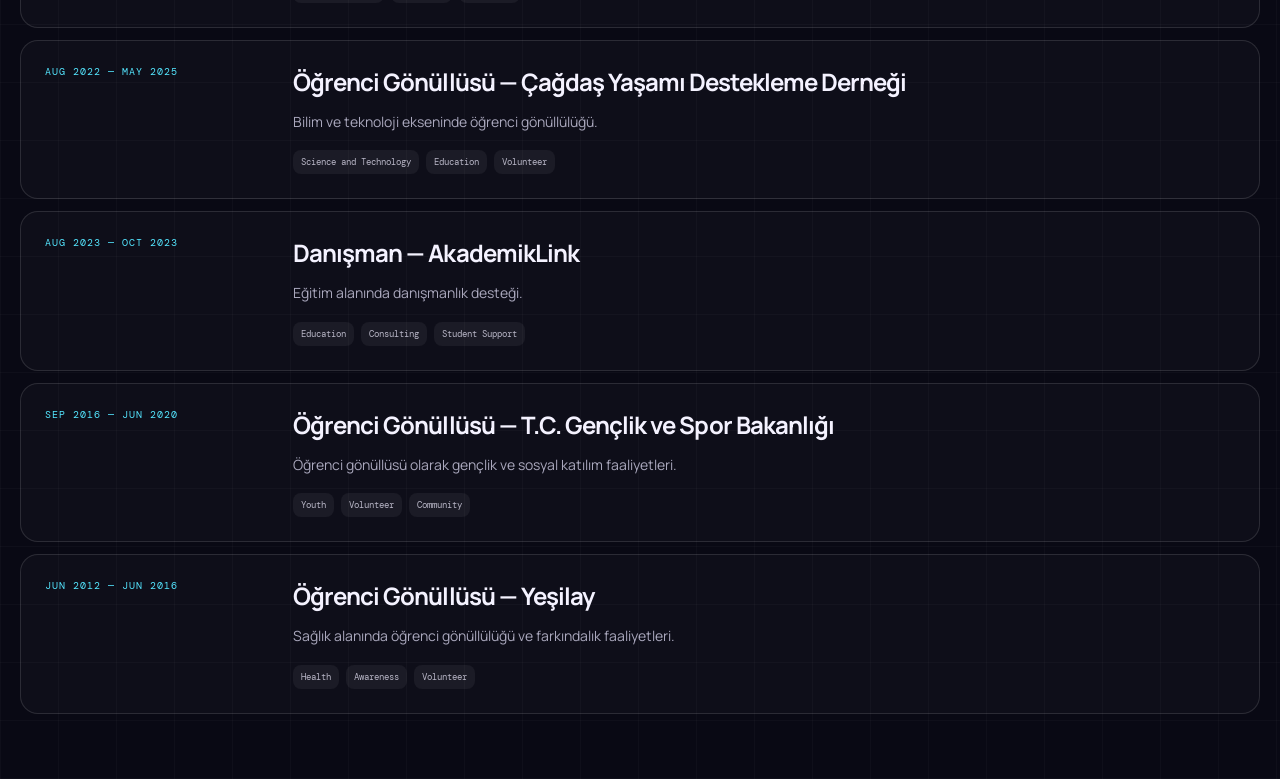
<file: gonulluluk.html>
﻿<!doctype html>
<html lang="tr">
  <head><meta charset="UTF-8" /><meta name="viewport" content="width=device-width, initial-scale=1.0" /><meta name="theme-color" content="#090914" /><meta name="description" content="Ali Nebi ER gönüllülük ve topluluk çalışmaları." /><title>Gönüllülük — Ali Nebi ER</title><link rel="icon" href="favicon.svg" type="image/svg+xml" /><link rel="preconnect" href="https://fonts.googleapis.com" /><link rel="preconnect" href="https://fonts.gstatic.com" crossorigin /><link href="https://fonts.googleapis.com/css2?family=DM+Mono:wght@400;500&family=Manrope:wght@400;500;600;700;800&display=swap" rel="stylesheet" /><link rel="stylesheet" href="styles.css" /><script src="script.js" defer></script></head>
  <body><div class="page-progress" data-page-progress aria-hidden="true"></div><header class="site-header" data-header><a class="brand" href="index.html#top"><span class="brand-mark">AN</span><span class="brand-text">Ali Nebi ER</span><span class="brand-sub">Volunteer</span></a><nav class="nav" aria-label="Ana menü"><a href="index.html#projeler">Projeler</a><a href="cv.html">CV</a><a href="deneyim.html">Deneyim</a><a href="yetenekler.html">Yetenekler</a><a href="sertifikalar.html">Sertifikalar</a><a href="gonulluluk.html">Gönüllülük</a><a href="tavsiyeler.html">Tavsiyeler</a><a href="yazilar.html">Yazılar</a><a class="nav-cta" href="cv.html">CV</a></nav></header>
  <main><section class="page-hero section"><div class="reveal"><p class="page-kicker">GÖNÜLLÜLÜK</p><h1>Topluluk,<br /><span class="gradient-text">afet desteği ve eğitim.</span></h1><p>Gönüllülük geçmişim afet ve insani yardım, eğitim danışmanlığı, sosyal hizmet, sağlık farkındalığı ve teknoloji toplulukları etrafında şekilleniyor.</p></div><div class="page-card reveal"><strong>2012–2026</strong><span>Uzun soluklu gönüllülük, tercih danışmanlığı, afet desteği ve topluluk üyelikleri.</span></div></section>
  <section class="content-section section"><div class="content-heading reveal"><h2>Gönüllülük kayıtları.</h2><p>LinkedIn’deki kurum, rol ve tarih bilgilerine göre düzenlenmiş temiz portföy görünümü.</p></div><div class="timeline">
    <article class="timeline-item reveal"><span class="timeline-date">Jul 2024 — Present</span><div><h3>Tercih Danışmanlığı — AkademikLink</h3><p>YKS tercihleri sürecinde üniversite öğrenci adayı arkadaşlara tercih danışmanlığı desteği sundu.</p><div class="tag-row"><span>Education</span><span>Guidance</span><span>University Preference</span></div></div></article>
    <article class="timeline-item reveal"><span class="timeline-date">Jun 2025 — Present</span><div><h3>Member — Arya Investment Platform</h3><p>Bilim ve teknoloji eksenli network, gelişim ve topluluk etkileşimlerine katılım.</p><div class="tag-row"><span>Science and Technology</span><span>Network</span><span>Community</span></div></div></article>
    <article class="timeline-item reveal"><span class="timeline-date">Feb 2023 — May 2025</span><div><h3>Gönüllü — Türk Kızılay</h3><p>Afet ve insani yardım alanında gönüllülük faaliyeti.</p><div class="tag-row"><span>Disaster Relief</span><span>Humanitarian Relief</span><span>Volunteer</span></div></div></article>
    <article class="timeline-item reveal"><span class="timeline-date">Feb 2023 — May 2025</span><div><h3>Team Lead — AFAD</h3><p>T.C. İçişleri Bakanlığı Afet ve Acil Durum Yönetimi Başkanlığı kapsamında afet ve insani yardım alanında ekip liderliği.</p><div class="tag-row"><span>Team Lead</span><span>AFAD</span><span>Disaster Relief</span></div></div></article>
    <article class="timeline-item reveal"><span class="timeline-date">Nov 2022 — May 2025</span><div><h3>Gönüllü — Toplum Gönüllüleri Vakfı (TOG)</h3><p>Sosyal hizmetler odağında topluluk gönüllülüğü.</p><div class="tag-row"><span>Social Services</span><span>Community</span><span>Volunteer</span></div></div></article>
    <article class="timeline-item reveal"><span class="timeline-date">Aug 2022 — May 2025</span><div><h3>Öğrenci Gönüllüsü — Çağdaş Yaşamı Destekleme Derneği</h3><p>Bilim ve teknoloji ekseninde öğrenci gönüllülüğü.</p><div class="tag-row"><span>Science and Technology</span><span>Education</span><span>Volunteer</span></div></div></article>
    <article class="timeline-item reveal"><span class="timeline-date">Aug 2023 — Oct 2023</span><div><h3>Danışman — AkademikLink</h3><p>Eğitim alanında danışmanlık desteği.</p><div class="tag-row"><span>Education</span><span>Consulting</span><span>Student Support</span></div></div></article>
    <article class="timeline-item reveal"><span class="timeline-date">Sep 2016 — Jun 2020</span><div><h3>Öğrenci Gönüllüsü — T.C. Gençlik ve Spor Bakanlığı</h3><p>Öğrenci gönüllüsü olarak gençlik ve sosyal katılım faaliyetleri.</p><div class="tag-row"><span>Youth</span><span>Volunteer</span><span>Community</span></div></div></article>
    <article class="timeline-item reveal"><span class="timeline-date">Jun 2012 — Jun 2016</span><div><h3>Öğrenci Gönüllüsü — Yeşilay</h3><p>Sağlık alanında öğrenci gönüllülüğü ve farkındalık faaliyetleri.</p><div class="tag-row"><span>Health</span><span>Awareness</span><span>Volunteer</span></div></div></article>
  </div></section></main></body></html>
</file>
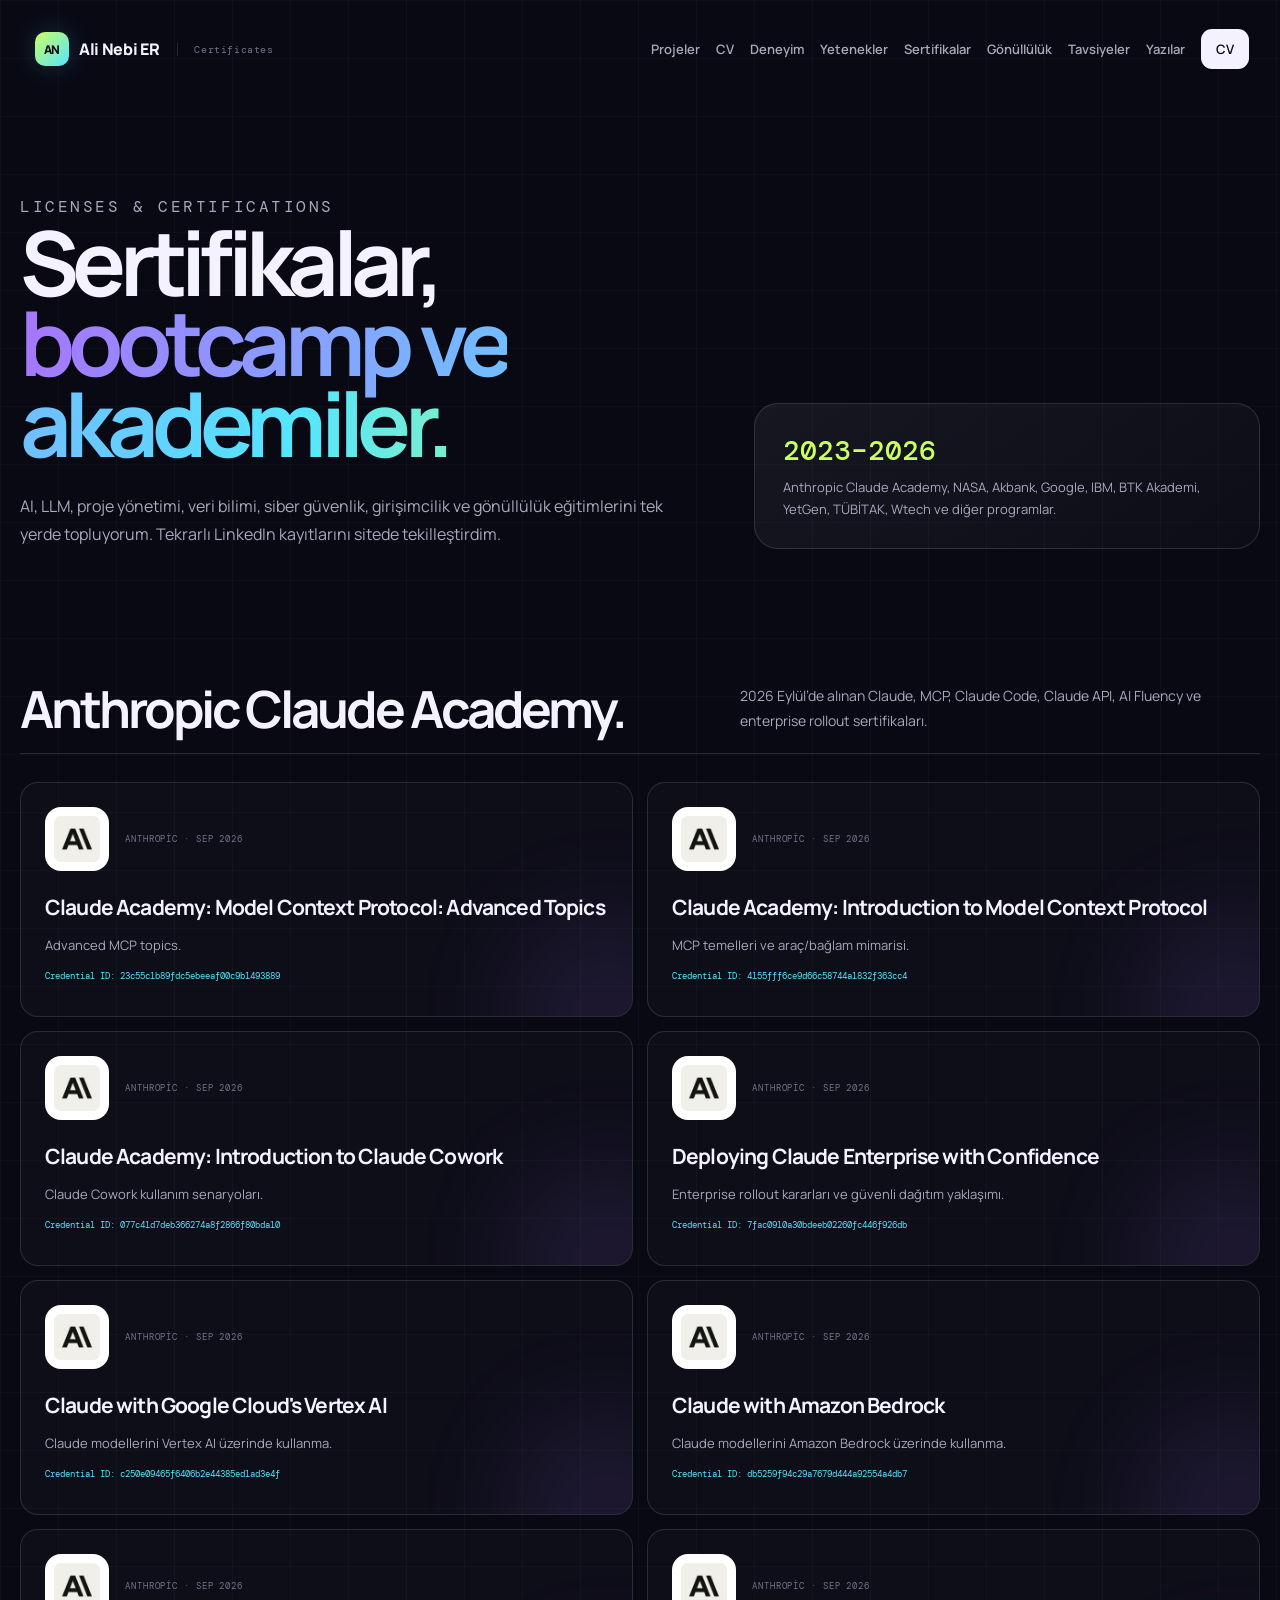
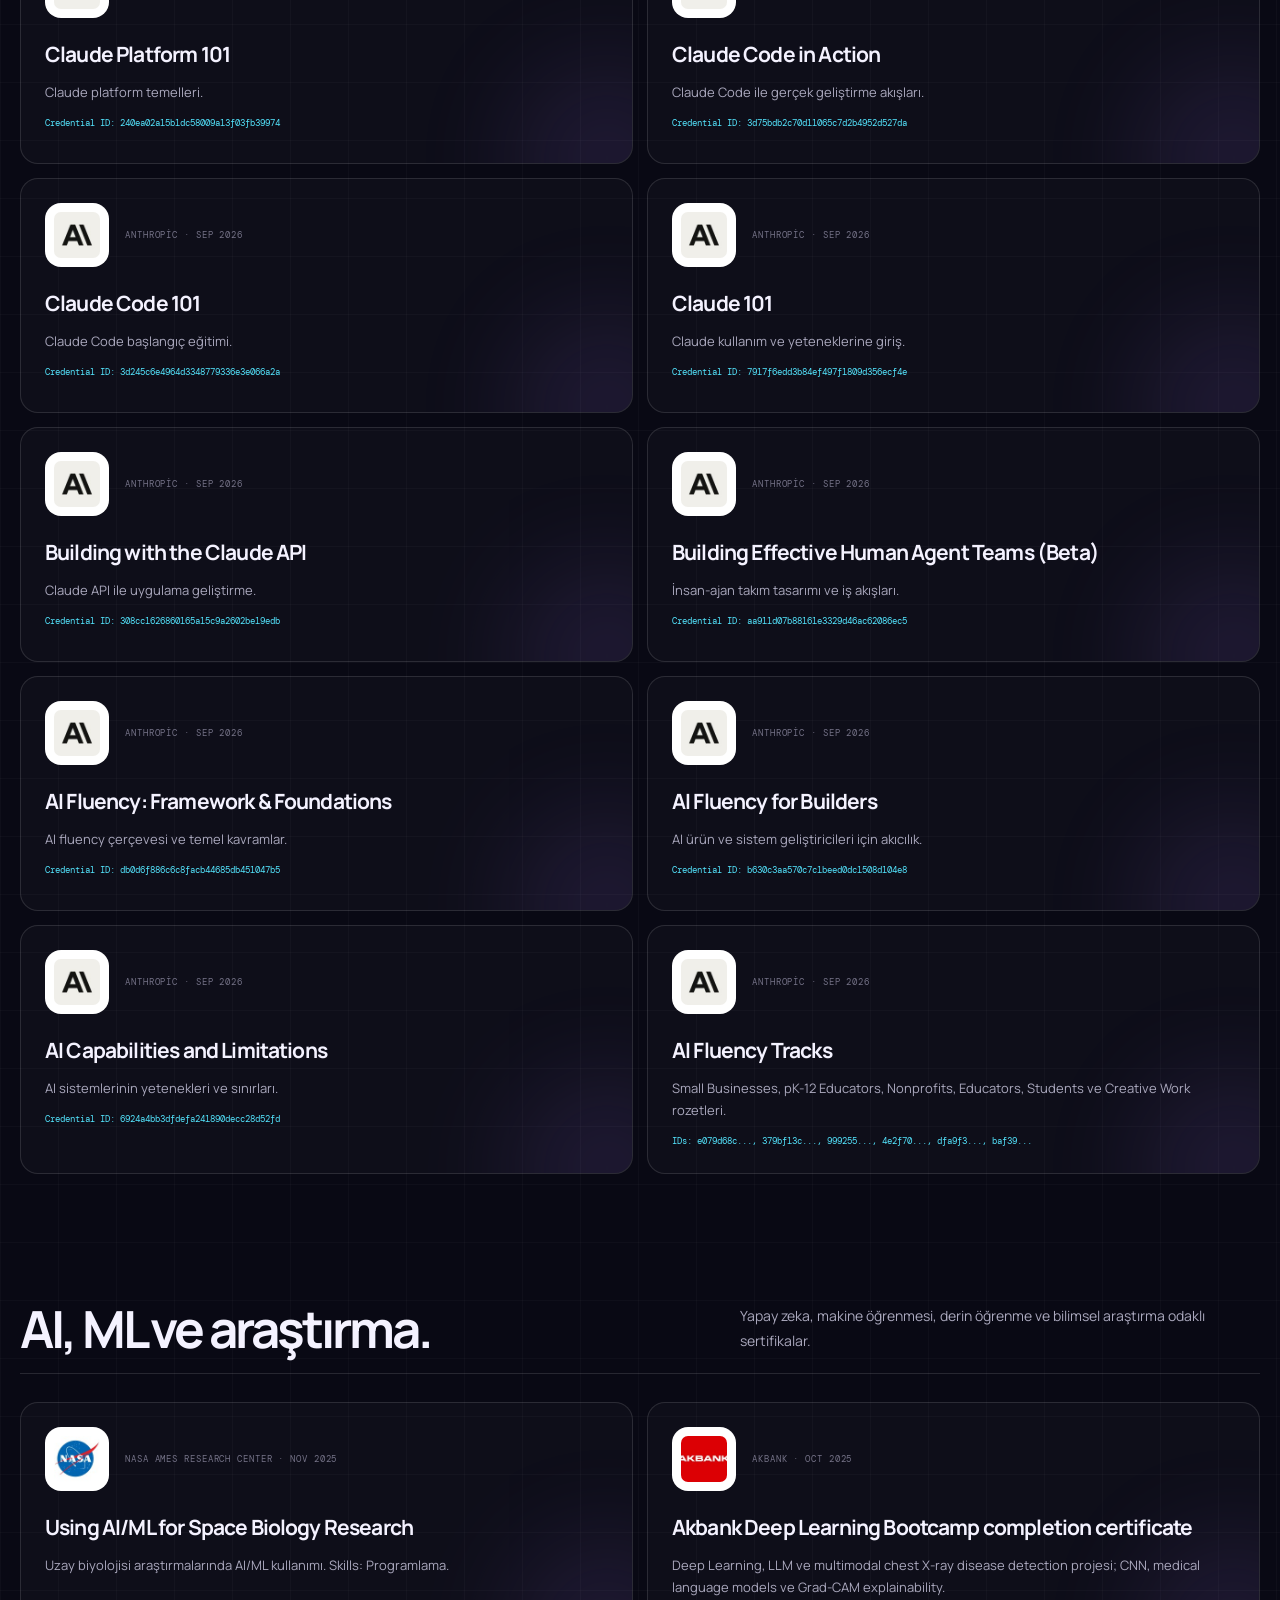
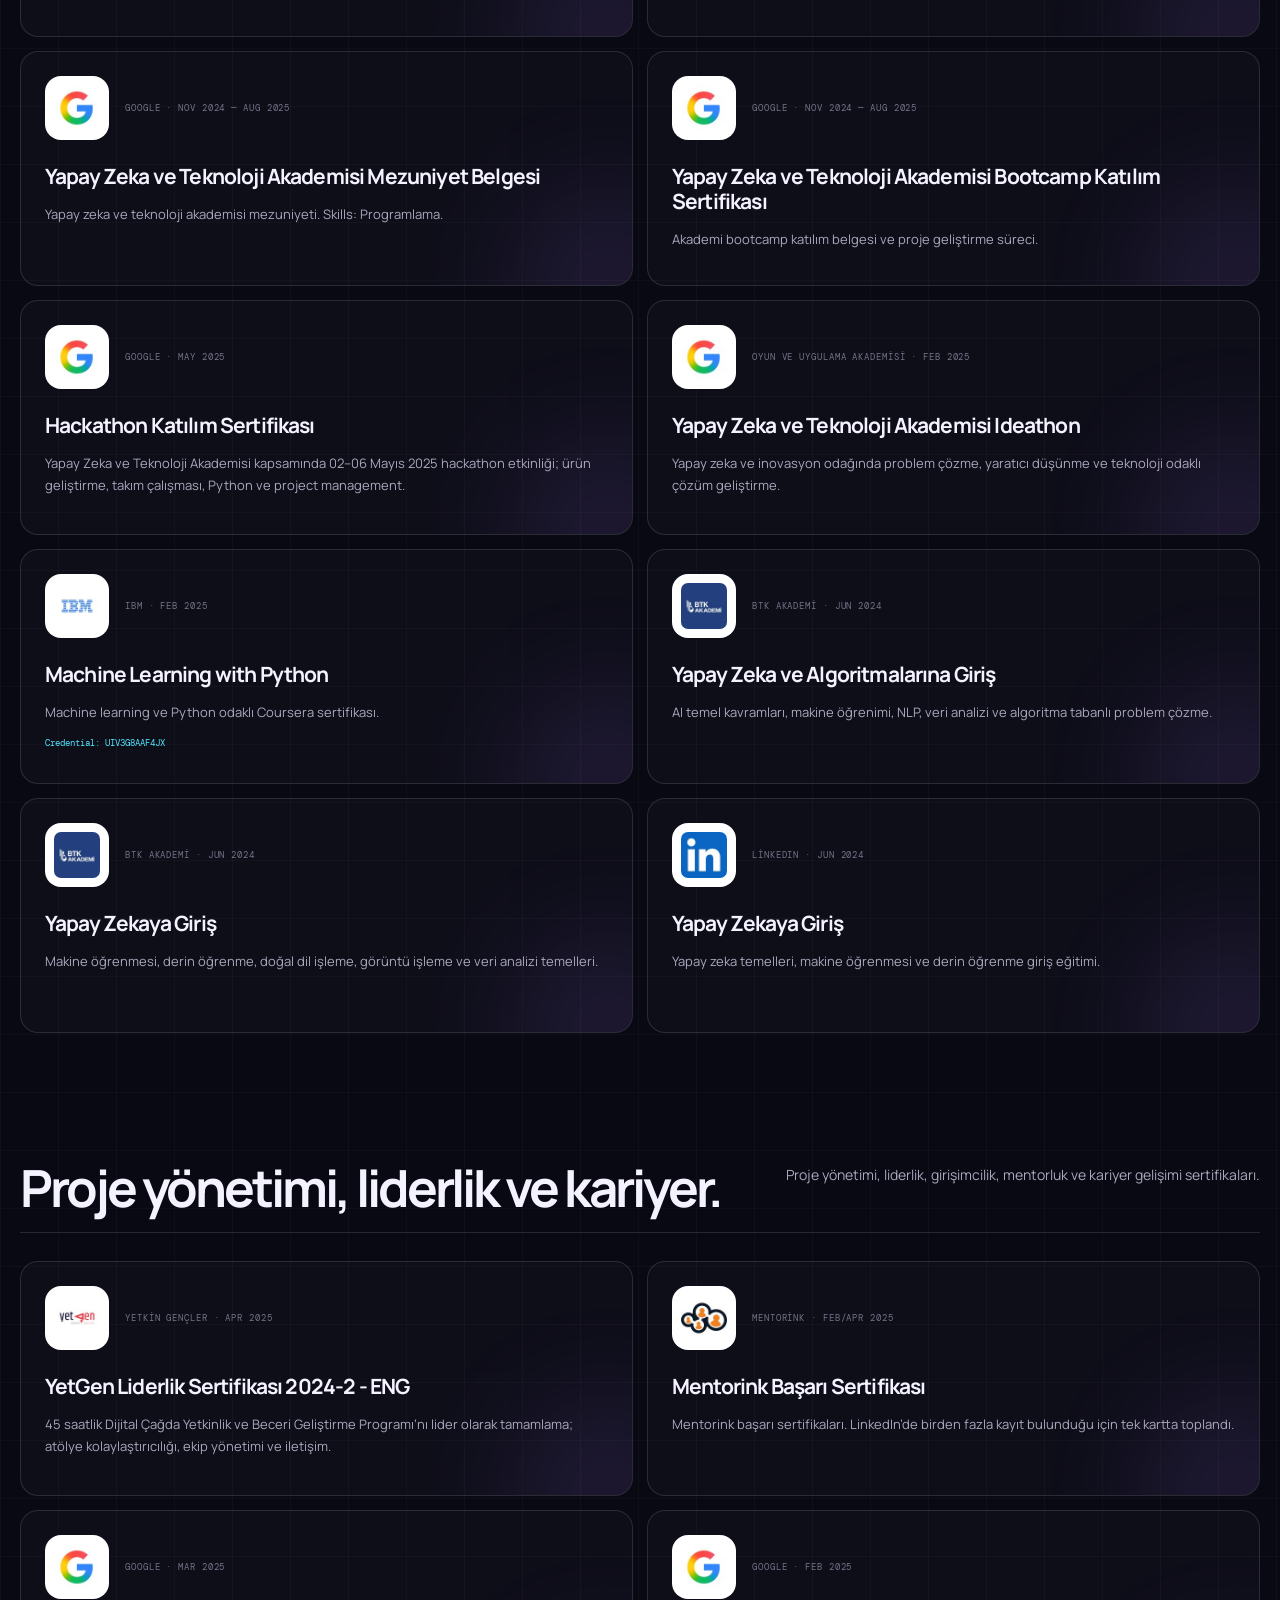
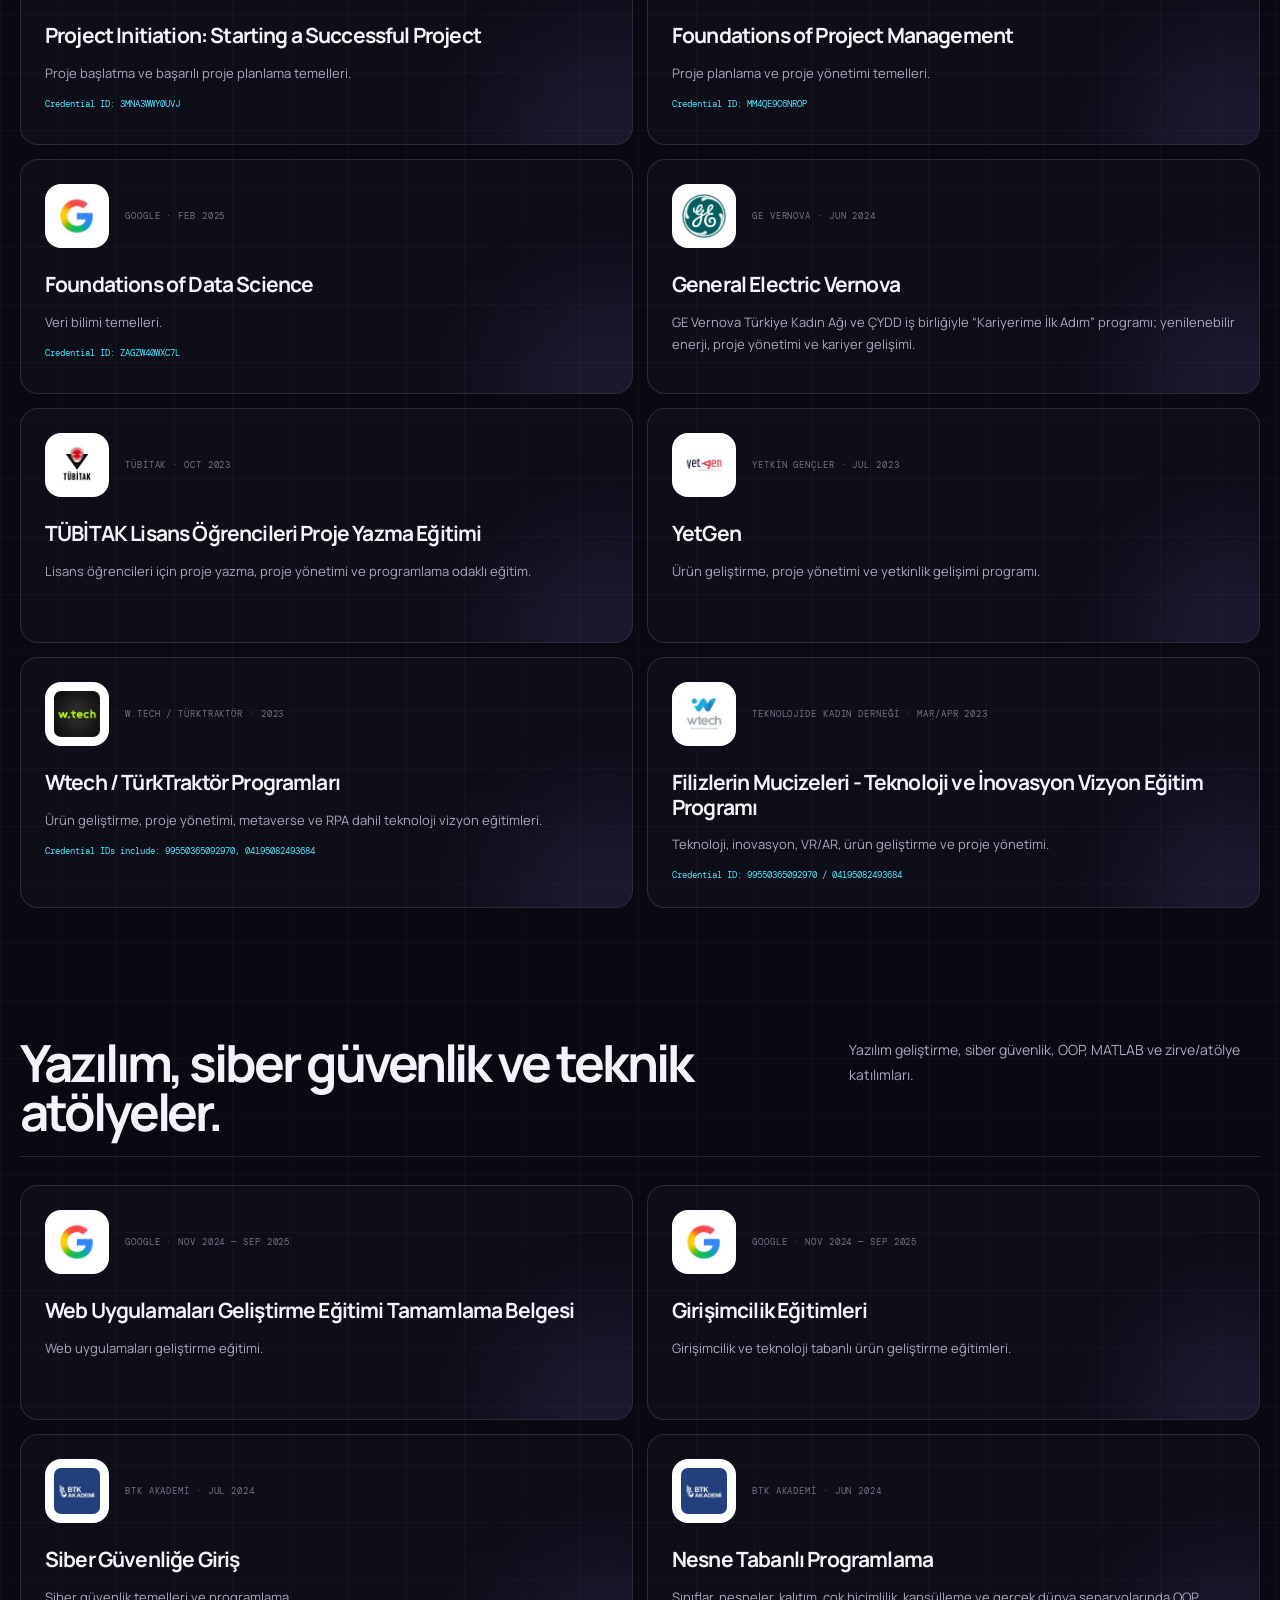
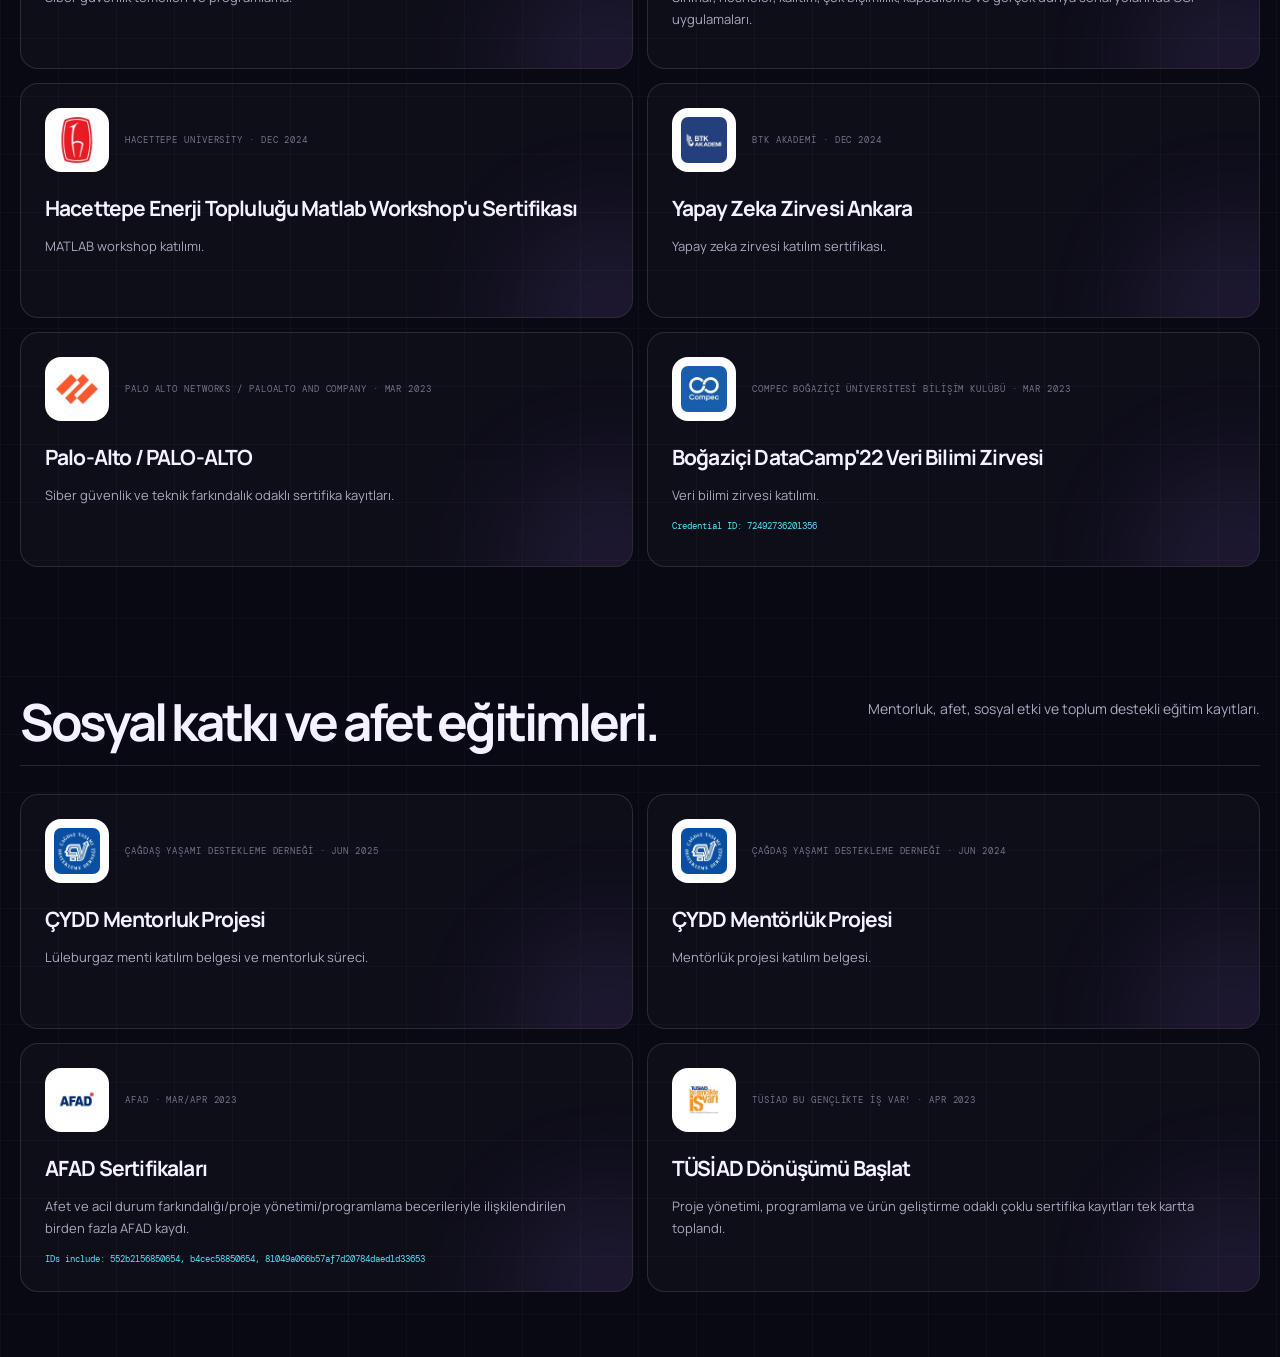
<file: sertifikalar.html>
﻿<!doctype html>
<html lang="tr">
  <head><meta charset="UTF-8" /><meta name="viewport" content="width=device-width, initial-scale=1.0" /><meta name="theme-color" content="#090914" /><meta name="description" content="Ali Nebi ER lisanslar, sertifikalar ve eğitim belgeleri." /><title>Sertifikalar — Ali Nebi ER</title><link rel="icon" href="favicon.svg" type="image/svg+xml" /><link rel="preconnect" href="https://fonts.googleapis.com" /><link rel="preconnect" href="https://fonts.gstatic.com" crossorigin /><link href="https://fonts.googleapis.com/css2?family=DM+Mono:wght@400;500&family=Manrope:wght@400;500;600;700;800&display=swap" rel="stylesheet" /><link rel="stylesheet" href="styles.css" /><script src="script.js" defer></script></head>
  <body><div class="page-progress" data-page-progress aria-hidden="true"></div><header class="site-header" data-header><a class="brand" href="index.html#top"><span class="brand-mark">AN</span><span class="brand-text">Ali Nebi ER</span><span class="brand-sub">Certificates</span></a><nav class="nav" aria-label="Ana menü"><a href="index.html#projeler">Projeler</a><a href="cv.html">CV</a><a href="deneyim.html">Deneyim</a><a href="yetenekler.html">Yetenekler</a><a href="sertifikalar.html">Sertifikalar</a><a href="gonulluluk.html">Gönüllülük</a><a href="tavsiyeler.html">Tavsiyeler</a><a href="yazilar.html">Yazılar</a><a class="nav-cta" href="cv.html">CV</a></nav></header>
  <main><section class="page-hero section"><div class="reveal"><p class="page-kicker">LICENSES & CERTIFICATIONS</p><h1>Sertifikalar,<br /><span class="gradient-text">bootcamp ve akademiler.</span></h1><p>AI, LLM, proje yönetimi, veri bilimi, siber güvenlik, girişimcilik ve gönüllülük eğitimlerini tek yerde topluyorum. Tekrarlı LinkedIn kayıtlarını sitede tekilleştirdim.</p></div><div class="page-card reveal"><strong>2023–2026</strong><span>Anthropic Claude Academy, NASA, Akbank, Google, IBM, BTK Akademi, YetGen, TÜBİTAK, Wtech ve diğer programlar.</span></div></section>

  <section class="content-section section"><div class="content-heading reveal"><h2>Anthropic Claude Academy.</h2><p>2026 Eylül’de alınan Claude, MCP, Claude Code, Claude API, AI Fluency ve enterprise rollout sertifikaları.</p></div><div class="cert-grid">
    <article class="cert-card reveal"><div class="cert-top"><img class="cert-logo" src="assets/icons/anthropicresearch_logo.jpg" alt="Anthropic logo" loading="lazy" /><span class="cert-issuer">Anthropic · Sep 2026</span></div><h3>Claude Academy: Model Context Protocol: Advanced Topics</h3><p>Advanced MCP topics.</p><span class="credential-id">Credential ID: 23c55c1b89fdc5ebeeaf00c9b1493889</span></article>
    <article class="cert-card reveal"><div class="cert-top"><img class="cert-logo" src="assets/icons/anthropicresearch_logo.jpg" alt="Anthropic logo" loading="lazy" /><span class="cert-issuer">Anthropic · Sep 2026</span></div><h3>Claude Academy: Introduction to Model Context Protocol</h3><p>MCP temelleri ve araç/bağlam mimarisi.</p><span class="credential-id">Credential ID: 4155fff6ce9d66c58744a1832f363cc4</span></article>
    <article class="cert-card reveal"><div class="cert-top"><img class="cert-logo" src="assets/icons/anthropicresearch_logo.jpg" alt="Anthropic logo" loading="lazy" /><span class="cert-issuer">Anthropic · Sep 2026</span></div><h3>Claude Academy: Introduction to Claude Cowork</h3><p>Claude Cowork kullanım senaryoları.</p><span class="credential-id">Credential ID: 077c41d7deb366274a8f2866f80bda10</span></article>
    <article class="cert-card reveal"><div class="cert-top"><img class="cert-logo" src="assets/icons/anthropicresearch_logo.jpg" alt="Anthropic logo" loading="lazy" /><span class="cert-issuer">Anthropic · Sep 2026</span></div><h3>Deploying Claude Enterprise with Confidence</h3><p>Enterprise rollout kararları ve güvenli dağıtım yaklaşımı.</p><span class="credential-id">Credential ID: 7fac0910a30bdeeb02260fc446f926db</span></article>
    <article class="cert-card reveal"><div class="cert-top"><img class="cert-logo" src="assets/icons/anthropicresearch_logo.jpg" alt="Anthropic logo" loading="lazy" /><span class="cert-issuer">Anthropic · Sep 2026</span></div><h3>Claude with Google Cloud's Vertex AI</h3><p>Claude modellerini Vertex AI üzerinde kullanma.</p><span class="credential-id">Credential ID: c250e09465f6406b2e44385ed1ad3e4f</span></article>
    <article class="cert-card reveal"><div class="cert-top"><img class="cert-logo" src="assets/icons/anthropicresearch_logo.jpg" alt="Anthropic logo" loading="lazy" /><span class="cert-issuer">Anthropic · Sep 2026</span></div><h3>Claude with Amazon Bedrock</h3><p>Claude modellerini Amazon Bedrock üzerinde kullanma.</p><span class="credential-id">Credential ID: db5259f94c29a7679d444a92554a4db7</span></article>
    <article class="cert-card reveal"><div class="cert-top"><img class="cert-logo" src="assets/icons/anthropicresearch_logo.jpg" alt="Anthropic logo" loading="lazy" /><span class="cert-issuer">Anthropic · Sep 2026</span></div><h3>Claude Platform 101</h3><p>Claude platform temelleri.</p><span class="credential-id">Credential ID: 240ea02a15b1dc58009a13f03fb39974</span></article>
    <article class="cert-card reveal"><div class="cert-top"><img class="cert-logo" src="assets/icons/anthropicresearch_logo.jpg" alt="Anthropic logo" loading="lazy" /><span class="cert-issuer">Anthropic · Sep 2026</span></div><h3>Claude Code in Action</h3><p>Claude Code ile gerçek geliştirme akışları.</p><span class="credential-id">Credential ID: 3d75bdb2c70d11065c7d2b4952d527da</span></article>
    <article class="cert-card reveal"><div class="cert-top"><img class="cert-logo" src="assets/icons/anthropicresearch_logo.jpg" alt="Anthropic logo" loading="lazy" /><span class="cert-issuer">Anthropic · Sep 2026</span></div><h3>Claude Code 101</h3><p>Claude Code başlangıç eğitimi.</p><span class="credential-id">Credential ID: 3d245c6e4964d3348779336e3e066a2a</span></article>
    <article class="cert-card reveal"><div class="cert-top"><img class="cert-logo" src="assets/icons/anthropicresearch_logo.jpg" alt="Anthropic logo" loading="lazy" /><span class="cert-issuer">Anthropic · Sep 2026</span></div><h3>Claude 101</h3><p>Claude kullanım ve yeteneklerine giriş.</p><span class="credential-id">Credential ID: 7917f6edd3b84ef497f1809d356ecf4e</span></article>
    <article class="cert-card reveal"><div class="cert-top"><img class="cert-logo" src="assets/icons/anthropicresearch_logo.jpg" alt="Anthropic logo" loading="lazy" /><span class="cert-issuer">Anthropic · Sep 2026</span></div><h3>Building with the Claude API</h3><p>Claude API ile uygulama geliştirme.</p><span class="credential-id">Credential ID: 308cc1626860165a15c9a2602be19edb</span></article>
    <article class="cert-card reveal"><div class="cert-top"><img class="cert-logo" src="assets/icons/anthropicresearch_logo.jpg" alt="Anthropic logo" loading="lazy" /><span class="cert-issuer">Anthropic · Sep 2026</span></div><h3>Building Effective Human Agent Teams (Beta)</h3><p>İnsan-ajan takım tasarımı ve iş akışları.</p><span class="credential-id">Credential ID: aa911d07b88161e3329d46ac62086ec5</span></article>
    <article class="cert-card reveal"><div class="cert-top"><img class="cert-logo" src="assets/icons/anthropicresearch_logo.jpg" alt="Anthropic logo" loading="lazy" /><span class="cert-issuer">Anthropic · Sep 2026</span></div><h3>AI Fluency: Framework & Foundations</h3><p>AI fluency çerçevesi ve temel kavramlar.</p><span class="credential-id">Credential ID: db0d6f886c6c8facb44685db451047b5</span></article>
    <article class="cert-card reveal"><div class="cert-top"><img class="cert-logo" src="assets/icons/anthropicresearch_logo.jpg" alt="Anthropic logo" loading="lazy" /><span class="cert-issuer">Anthropic · Sep 2026</span></div><h3>AI Fluency for Builders</h3><p>AI ürün ve sistem geliştiricileri için akıcılık.</p><span class="credential-id">Credential ID: b630c3aa570c7c1beed0dc1508d104e8</span></article>
    <article class="cert-card reveal"><div class="cert-top"><img class="cert-logo" src="assets/icons/anthropicresearch_logo.jpg" alt="Anthropic logo" loading="lazy" /><span class="cert-issuer">Anthropic · Sep 2026</span></div><h3>AI Capabilities and Limitations</h3><p>AI sistemlerinin yetenekleri ve sınırları.</p><span class="credential-id">Credential ID: 6924a4bb3dfdefa241890decc28d52fd</span></article>
    <article class="cert-card reveal"><div class="cert-top"><img class="cert-logo" src="assets/icons/anthropicresearch_logo.jpg" alt="Anthropic logo" loading="lazy" /><span class="cert-issuer">Anthropic · Sep 2026</span></div><h3>AI Fluency Tracks</h3><p>Small Businesses, pK-12 Educators, Nonprofits, Educators, Students ve Creative Work rozetleri.</p><span class="credential-id">IDs: e079d68c..., 379bf13c..., 999255..., 4e2f70..., dfa9f3..., baf39...</span></article>
  </div></section>

  <section class="content-section section"><div class="content-heading reveal"><h2>AI, ML ve araştırma.</h2><p>Yapay zeka, makine öğrenmesi, derin öğrenme ve bilimsel araştırma odaklı sertifikalar.</p></div><div class="cert-grid">
    <article class="cert-card reveal"><div class="cert-top"><img class="cert-logo" src="assets/icons/1631306287378.jpg" alt="NASA logo" loading="lazy" /><span class="cert-issuer">NASA Ames Research Center · Nov 2025</span></div><h3>Using AI/ML for Space Biology Research</h3><p>Uzay biyolojisi araştırmalarında AI/ML kullanımı. Skills: Programlama.</p></article>
    <article class="cert-card reveal"><div class="cert-top"><img class="cert-logo" src="assets/icons/akbank_logo.jpg" alt="Akbank logo" loading="lazy" /><span class="cert-issuer">Akbank · Oct 2025</span></div><h3>Akbank Deep Learning Bootcamp completion certificate</h3><p>Deep Learning, LLM ve multimodal chest X-ray disease detection projesi; CNN, medical language models ve Grad-CAM explainability.</p></article>
    <article class="cert-card reveal"><div class="cert-top"><img class="cert-logo" src="assets/icons/google_logo.jpg" alt="Google logo" loading="lazy" /><span class="cert-issuer">Google · Nov 2024 — Aug 2025</span></div><h3>Yapay Zeka ve Teknoloji Akademisi Mezuniyet Belgesi</h3><p>Yapay zeka ve teknoloji akademisi mezuniyeti. Skills: Programlama.</p></article>
    <article class="cert-card reveal"><div class="cert-top"><img class="cert-logo" src="assets/icons/google_logo.jpg" alt="Google logo" loading="lazy" /><span class="cert-issuer">Google · Nov 2024 — Aug 2025</span></div><h3>Yapay Zeka ve Teknoloji Akademisi Bootcamp Katılım Sertifikası</h3><p>Akademi bootcamp katılım belgesi ve proje geliştirme süreci.</p></article>
    <article class="cert-card reveal"><div class="cert-top"><img class="cert-logo" src="assets/icons/google_logo.jpg" alt="Google logo" loading="lazy" /><span class="cert-issuer">Google · May 2025</span></div><h3>Hackathon Katılım Sertifikası</h3><p>Yapay Zeka ve Teknoloji Akademisi kapsamında 02–06 Mayıs 2025 hackathon etkinliği; ürün geliştirme, takım çalışması, Python ve project management.</p></article>
    <article class="cert-card reveal"><div class="cert-top"><img class="cert-logo" src="assets/icons/google_logo.jpg" alt="Google logo" loading="lazy" /><span class="cert-issuer">Oyun ve Uygulama Akademisi · Feb 2025</span></div><h3>Yapay Zeka ve Teknoloji Akademisi Ideathon</h3><p>Yapay zeka ve inovasyon odağında problem çözme, yaratıcı düşünme ve teknoloji odaklı çözüm geliştirme.</p></article>
    <article class="cert-card reveal"><div class="cert-top"><img class="cert-logo" src="assets/icons/ibm_logo.jpg" alt="IBM logo" loading="lazy" /><span class="cert-issuer">IBM · Feb 2025</span></div><h3>Machine Learning with Python</h3><p>Machine learning ve Python odaklı Coursera sertifikası.</p><span class="credential-id">Credential: UIV3G8AAF4JX</span></article>
    <article class="cert-card reveal"><div class="cert-top"><img class="cert-logo" src="assets/icons/1733413650231.jpg" alt="BTK Akademi logo" loading="lazy" /><span class="cert-issuer">BTK Akademi · Jun 2024</span></div><h3>Yapay Zeka ve Algoritmalarına Giriş</h3><p>AI temel kavramları, makine öğrenimi, NLP, veri analizi ve algoritma tabanlı problem çözme.</p></article>
    <article class="cert-card reveal"><div class="cert-top"><img class="cert-logo" src="assets/icons/1733413650231.jpg" alt="BTK Akademi logo" loading="lazy" /><span class="cert-issuer">BTK Akademi · Jun 2024</span></div><h3>Yapay Zekaya Giriş</h3><p>Makine öğrenmesi, derin öğrenme, doğal dil işleme, görüntü işleme ve veri analizi temelleri.</p></article>
    <article class="cert-card reveal"><div class="cert-top"><img class="cert-logo" src="assets/icons/linkedin_logo.jpg" alt="LinkedIn logo" loading="lazy" /><span class="cert-issuer">LinkedIn · Jun 2024</span></div><h3>Yapay Zekaya Giriş</h3><p>Yapay zeka temelleri, makine öğrenmesi ve derin öğrenme giriş eğitimi.</p></article>
  </div></section>

  <section class="content-section section"><div class="content-heading reveal"><h2>Proje yönetimi, liderlik ve kariyer.</h2><p>Proje yönetimi, liderlik, girişimcilik, mentorluk ve kariyer gelişimi sertifikaları.</p></div><div class="cert-grid">
    <article class="cert-card reveal"><div class="cert-top"><img class="cert-logo" src="assets/icons/yetkingencler_logo.jpg" alt="YetGen logo" loading="lazy" /><span class="cert-issuer">Yetkin Gençler · Apr 2025</span></div><h3>YetGen Liderlik Sertifikası 2024-2 - ENG</h3><p>45 saatlik Dijital Çağda Yetkinlik ve Beceri Geliştirme Programı’nı lider olarak tamamlama; atölye kolaylaştırıcılığı, ekip yönetimi ve iletişim.</p></article>
    <article class="cert-card reveal"><div class="cert-top"><img class="cert-logo" src="assets/icons/mentorink_logo.jpg" alt="Mentorink logo" loading="lazy" /><span class="cert-issuer">Mentorink · Feb/Apr 2025</span></div><h3>Mentorink Başarı Sertifikası</h3><p>Mentorink başarı sertifikaları. LinkedIn’de birden fazla kayıt bulunduğu için tek kartta toplandı.</p></article>
    <article class="cert-card reveal"><div class="cert-top"><img class="cert-logo" src="assets/icons/google_logo.jpg" alt="Google logo" loading="lazy" /><span class="cert-issuer">Google · Mar 2025</span></div><h3>Project Initiation: Starting a Successful Project</h3><p>Proje başlatma ve başarılı proje planlama temelleri.</p><span class="credential-id">Credential ID: 3MNA3WWY0UVJ</span></article>
    <article class="cert-card reveal"><div class="cert-top"><img class="cert-logo" src="assets/icons/google_logo.jpg" alt="Google logo" loading="lazy" /><span class="cert-issuer">Google · Feb 2025</span></div><h3>Foundations of Project Management</h3><p>Proje planlama ve proje yönetimi temelleri.</p><span class="credential-id">Credential ID: MM4QE9C6NROP</span></article>
    <article class="cert-card reveal"><div class="cert-top"><img class="cert-logo" src="assets/icons/google_logo.jpg" alt="Google logo" loading="lazy" /><span class="cert-issuer">Google · Feb 2025</span></div><h3>Foundations of Data Science</h3><p>Veri bilimi temelleri.</p><span class="credential-id">Credential ID: ZAGZW40WXC7L</span></article>
    <article class="cert-card reveal"><div class="cert-top"><img class="cert-logo" src="assets/icons/gevernova_logo.jpg" alt="GE Vernova logo" loading="lazy" /><span class="cert-issuer">GE Vernova · Jun 2024</span></div><h3>General Electric Vernova</h3><p>GE Vernova Türkiye Kadın Ağı ve ÇYDD iş birliğiyle “Kariyerime İlk Adım” programı; yenilenebilir enerji, proje yönetimi ve kariyer gelişimi.</p></article>
    <article class="cert-card reveal"><div class="cert-top"><img class="cert-logo" src="assets/icons/tubitak_logo.jpg" alt="TÜBİTAK logo" loading="lazy" /><span class="cert-issuer">TÜBİTAK · Oct 2023</span></div><h3>TÜBİTAK Lisans Öğrencileri Proje Yazma Eğitimi</h3><p>Lisans öğrencileri için proje yazma, proje yönetimi ve programlama odaklı eğitim.</p></article>
    <article class="cert-card reveal"><div class="cert-top"><img class="cert-logo" src="assets/icons/yetkingencler_logo.jpg" alt="YetGen logo" loading="lazy" /><span class="cert-issuer">Yetkin Gençler · Jul 2023</span></div><h3>YetGen</h3><p>Ürün geliştirme, proje yönetimi ve yetkinlik gelişimi programı.</p></article>
    <article class="cert-card reveal"><div class="cert-top"><img class="cert-logo" src="assets/icons/wtechclub_logo.jpg" alt="Wtech logo" loading="lazy" /><span class="cert-issuer">W.tech / TürkTraktör · 2023</span></div><h3>Wtech / TürkTraktör Programları</h3><p>Ürün geliştirme, proje yönetimi, metaverse ve RPA dahil teknoloji vizyon eğitimleri.</p><span class="credential-id">Credential IDs include: 99550365092970, 04195082493684</span></article>
    <article class="cert-card reveal"><div class="cert-top"><img class="cert-logo" src="assets/icons/wtechturkey_logo.jpg" alt="Teknolojide Kadın Derneği logo" loading="lazy" /><span class="cert-issuer">Teknolojide Kadın Derneği · Mar/Apr 2023</span></div><h3>Filizlerin Mucizeleri - Teknoloji ve İnovasyon Vizyon Eğitim Programı</h3><p>Teknoloji, inovasyon, VR/AR, ürün geliştirme ve proje yönetimi.</p><span class="credential-id">Credential ID: 99550365092970 / 04195082493684</span></article>
  </div></section>

  <section class="content-section section"><div class="content-heading reveal"><h2>Yazılım, siber güvenlik ve teknik atölyeler.</h2><p>Yazılım geliştirme, siber güvenlik, OOP, MATLAB ve zirve/atölye katılımları.</p></div><div class="cert-grid">
    <article class="cert-card reveal"><div class="cert-top"><img class="cert-logo" src="assets/icons/google_logo.jpg" alt="Google logo" loading="lazy" /><span class="cert-issuer">Google · Nov 2024 — Sep 2025</span></div><h3>Web Uygulamaları Geliştirme Eğitimi Tamamlama Belgesi</h3><p>Web uygulamaları geliştirme eğitimi.</p></article>
    <article class="cert-card reveal"><div class="cert-top"><img class="cert-logo" src="assets/icons/google_logo.jpg" alt="Google logo" loading="lazy" /><span class="cert-issuer">Google · Nov 2024 — Sep 2025</span></div><h3>Girişimcilik Eğitimleri</h3><p>Girişimcilik ve teknoloji tabanlı ürün geliştirme eğitimleri.</p></article>
    <article class="cert-card reveal"><div class="cert-top"><img class="cert-logo" src="assets/icons/1733413650231.jpg" alt="BTK Akademi logo" loading="lazy" /><span class="cert-issuer">BTK Akademi · Jul 2024</span></div><h3>Siber Güvenliğe Giriş</h3><p>Siber güvenlik temelleri ve programlama.</p></article>
    <article class="cert-card reveal"><div class="cert-top"><img class="cert-logo" src="assets/icons/1733413650231.jpg" alt="BTK Akademi logo" loading="lazy" /><span class="cert-issuer">BTK Akademi · Jun 2024</span></div><h3>Nesne Tabanlı Programlama</h3><p>Sınıflar, nesneler, kalıtım, çok biçimlilik, kapsülleme ve gerçek dünya senaryolarında OOP uygulamaları.</p></article>
    <article class="cert-card reveal"><div class="cert-top"><img class="cert-logo" src="assets/icons/hacettepe_university_logo.jpg" alt="Hacettepe University logo" loading="lazy" /><span class="cert-issuer">Hacettepe University · Dec 2024</span></div><h3>Hacettepe Enerji Topluluğu Matlab Workshop'u Sertifikası</h3><p>MATLAB workshop katılımı.</p></article>
    <article class="cert-card reveal"><div class="cert-top"><img class="cert-logo" src="assets/icons/1733413650231.jpg" alt="BTK Akademi logo" loading="lazy" /><span class="cert-issuer">BTK Akademi · Dec 2024</span></div><h3>Yapay Zeka Zirvesi Ankara</h3><p>Yapay zeka zirvesi katılım sertifikası.</p></article>
    <article class="cert-card reveal"><div class="cert-top"><img class="cert-logo" src="assets/icons/palo_alto_networks_logo.jpg" alt="Palo Alto Networks logo" loading="lazy" /><span class="cert-issuer">Palo Alto Networks / PaloAlto and Company · Mar 2023</span></div><h3>Palo-Alto / PALO-ALTO</h3><p>Siber güvenlik ve teknik farkındalık odaklı sertifika kayıtları.</p></article>
    <article class="cert-card reveal"><div class="cert-top"><img class="cert-logo" src="assets/icons/1681306582110.jpg" alt="Boğaziçi DataCamp logo" loading="lazy" /><span class="cert-issuer">Compec Boğaziçi Üniversitesi Bilişim Kulübü · Mar 2023</span></div><h3>Boğaziçi DataCamp'22 Veri Bilimi Zirvesi</h3><p>Veri bilimi zirvesi katılımı.</p><span class="credential-id">Credential ID: 72492736201356</span></article>
  </div></section>

  <section class="content-section section"><div class="content-heading reveal"><h2>Sosyal katkı ve afet eğitimleri.</h2><p>Mentorluk, afet, sosyal etki ve toplum destekli eğitim kayıtları.</p></div><div class="cert-grid">
    <article class="cert-card reveal"><div class="cert-top"><img class="cert-logo" src="assets/icons/ada_yaam_destekleme_dernei_logo.jpg" alt="Çağdaş Yaşamı Destekleme Derneği logo" loading="lazy" /><span class="cert-issuer">Çağdaş Yaşamı Destekleme Derneği · Jun 2025</span></div><h3>ÇYDD Mentorluk Projesi</h3><p>Lüleburgaz menti katılım belgesi ve mentorluk süreci.</p></article>
    <article class="cert-card reveal"><div class="cert-top"><img class="cert-logo" src="assets/icons/ada_yaam_destekleme_dernei_logo.jpg" alt="Çağdaş Yaşamı Destekleme Derneği logo" loading="lazy" /><span class="cert-issuer">Çağdaş Yaşamı Destekleme Derneği · Jun 2024</span></div><h3>ÇYDD Mentörlük Projesi</h3><p>Mentörlük projesi katılım belgesi.</p></article>
    <article class="cert-card reveal"><div class="cert-top"><img class="cert-logo" src="assets/icons/afadtr_logo.jpg" alt="AFAD logo" loading="lazy" /><span class="cert-issuer">AFAD · Mar/Apr 2023</span></div><h3>AFAD Sertifikaları</h3><p>Afet ve acil durum farkındalığı/proje yönetimi/programlama becerileriyle ilişkilendirilen birden fazla AFAD kaydı.</p><span class="credential-id">IDs include: 552b2156850654, b4cec58850654, 81049a066b57af7d20784daed1d33653</span></article>
    <article class="cert-card reveal"><div class="cert-top"><img class="cert-logo" src="assets/icons/tsiad_bu_genlikte_i_var__logo.jpg" alt="TÜSİAD Bu Gençlikte İş Var logo" loading="lazy" /><span class="cert-issuer">TÜSİAD Bu Gençlikte İŞ Var! · Apr 2023</span></div><h3>TÜSİAD Dönüşümü Başlat</h3><p>Proje yönetimi, programlama ve ürün geliştirme odaklı çoklu sertifika kayıtları tek kartta toplandı.</p></article>
  </div></section></main></body></html>
</file>
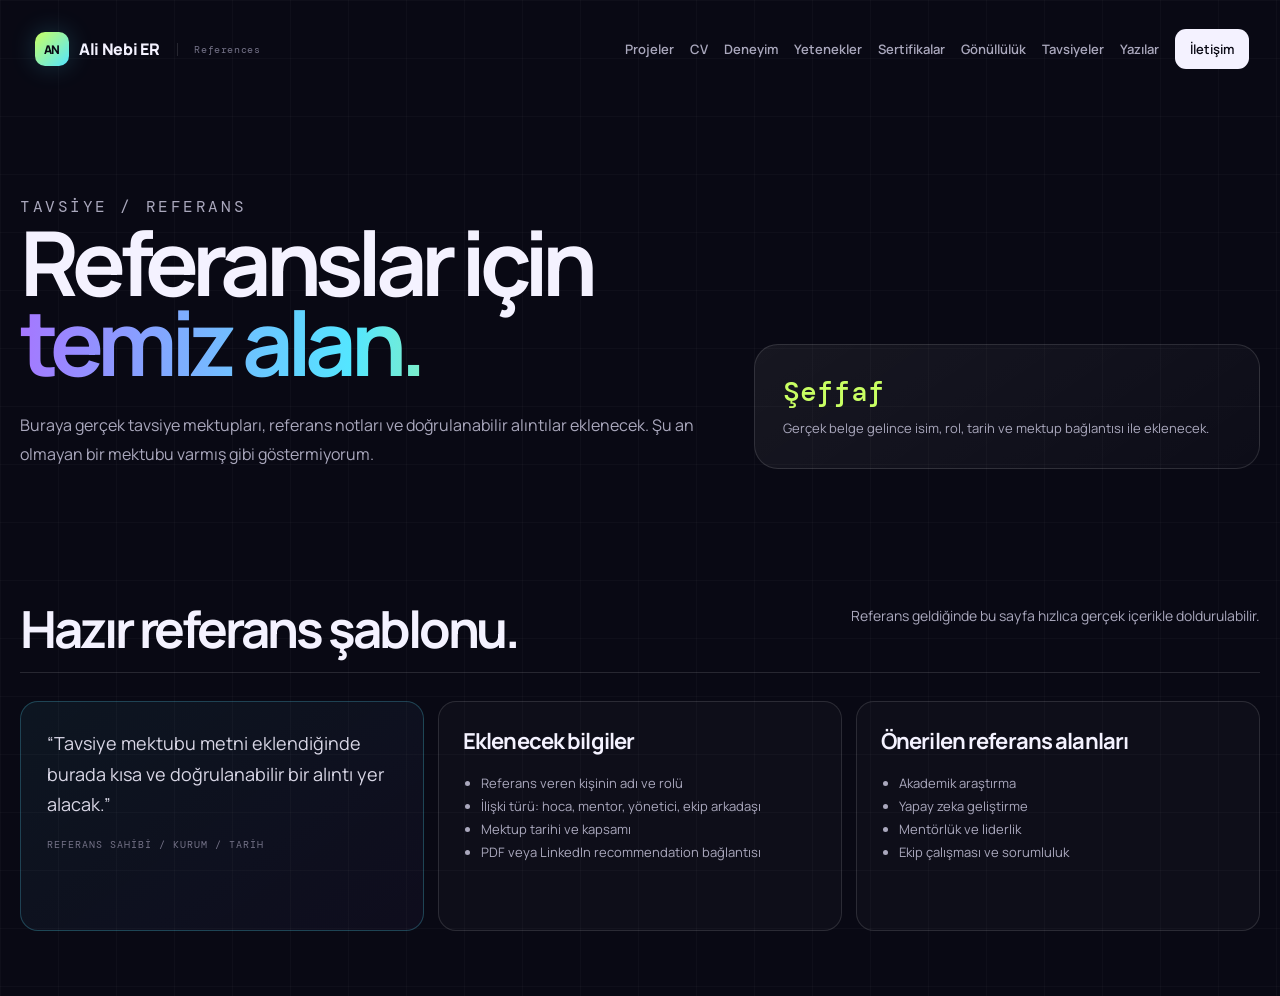
<file: tavsiyeler.html>
﻿<!doctype html>
<html lang="tr">
  <head><meta charset="UTF-8" /><meta name="viewport" content="width=device-width, initial-scale=1.0" /><meta name="theme-color" content="#090914" /><meta name="description" content="Ali Nebi ER tavsiye mektupları ve referanslar alanı." /><title>Tavsiyeler — Ali Nebi ER</title><link rel="icon" href="favicon.svg" type="image/svg+xml" /><link rel="preconnect" href="https://fonts.googleapis.com" /><link rel="preconnect" href="https://fonts.gstatic.com" crossorigin /><link href="https://fonts.googleapis.com/css2?family=DM+Mono:wght@400;500&family=Manrope:wght@400;500;600;700;800&display=swap" rel="stylesheet" /><link rel="stylesheet" href="styles.css" /><script src="script.js" defer></script></head>
  <body><div class="page-progress" data-page-progress aria-hidden="true"></div><header class="site-header" data-header><a class="brand" href="index.html#top"><span class="brand-mark">AN</span><span class="brand-text">Ali Nebi ER</span><span class="brand-sub">References</span></a><nav class="nav" aria-label="Ana menü"><a href="index.html#projeler">Projeler</a><a href="cv.html">CV</a><a href="deneyim.html">Deneyim</a><a href="yetenekler.html">Yetenekler</a><a href="sertifikalar.html">Sertifikalar</a><a href="gonulluluk.html">Gönüllülük</a><a href="tavsiyeler.html">Tavsiyeler</a><a href="yazilar.html">Yazılar</a><a class="nav-cta" href="mailto:alinebier138@gmail.com">İletişim</a></nav></header>
  <main><section class="page-hero section"><div class="reveal"><p class="page-kicker">TAVSİYE / REFERANS</p><h1>Referanslar için<br /><span class="gradient-text">temiz alan.</span></h1><p>Buraya gerçek tavsiye mektupları, referans notları ve doğrulanabilir alıntılar eklenecek. Şu an olmayan bir mektubu varmış gibi göstermiyorum.</p></div><div class="page-card reveal"><strong>Şeffaf</strong><span>Gerçek belge gelince isim, rol, tarih ve mektup bağlantısı ile eklenecek.</span></div></section>
  <section class="content-section section"><div class="content-heading reveal"><h2>Hazır referans şablonu.</h2><p>Referans geldiğinde bu sayfa hızlıca gerçek içerikle doldurulabilir.</p></div><div class="info-grid">
    <article class="quote-card reveal"><blockquote>“Tavsiye mektubu metni eklendiğinde burada kısa ve doğrulanabilir bir alıntı yer alacak.”</blockquote><cite>Referans sahibi / kurum / tarih</cite></article>
    <article class="info-card reveal"><h3>Eklenecek bilgiler</h3><ul><li>Referans veren kişinin adı ve rolü</li><li>İlişki türü: hoca, mentor, yönetici, ekip arkadaşı</li><li>Mektup tarihi ve kapsamı</li><li>PDF veya LinkedIn recommendation bağlantısı</li></ul></article>
    <article class="info-card reveal"><h3>Önerilen referans alanları</h3><ul><li>Akademik araştırma</li><li>Yapay zeka geliştirme</li><li>Mentörlük ve liderlik</li><li>Ekip çalışması ve sorumluluk</li></ul></article>
  </div></section></main></body></html>
</file>
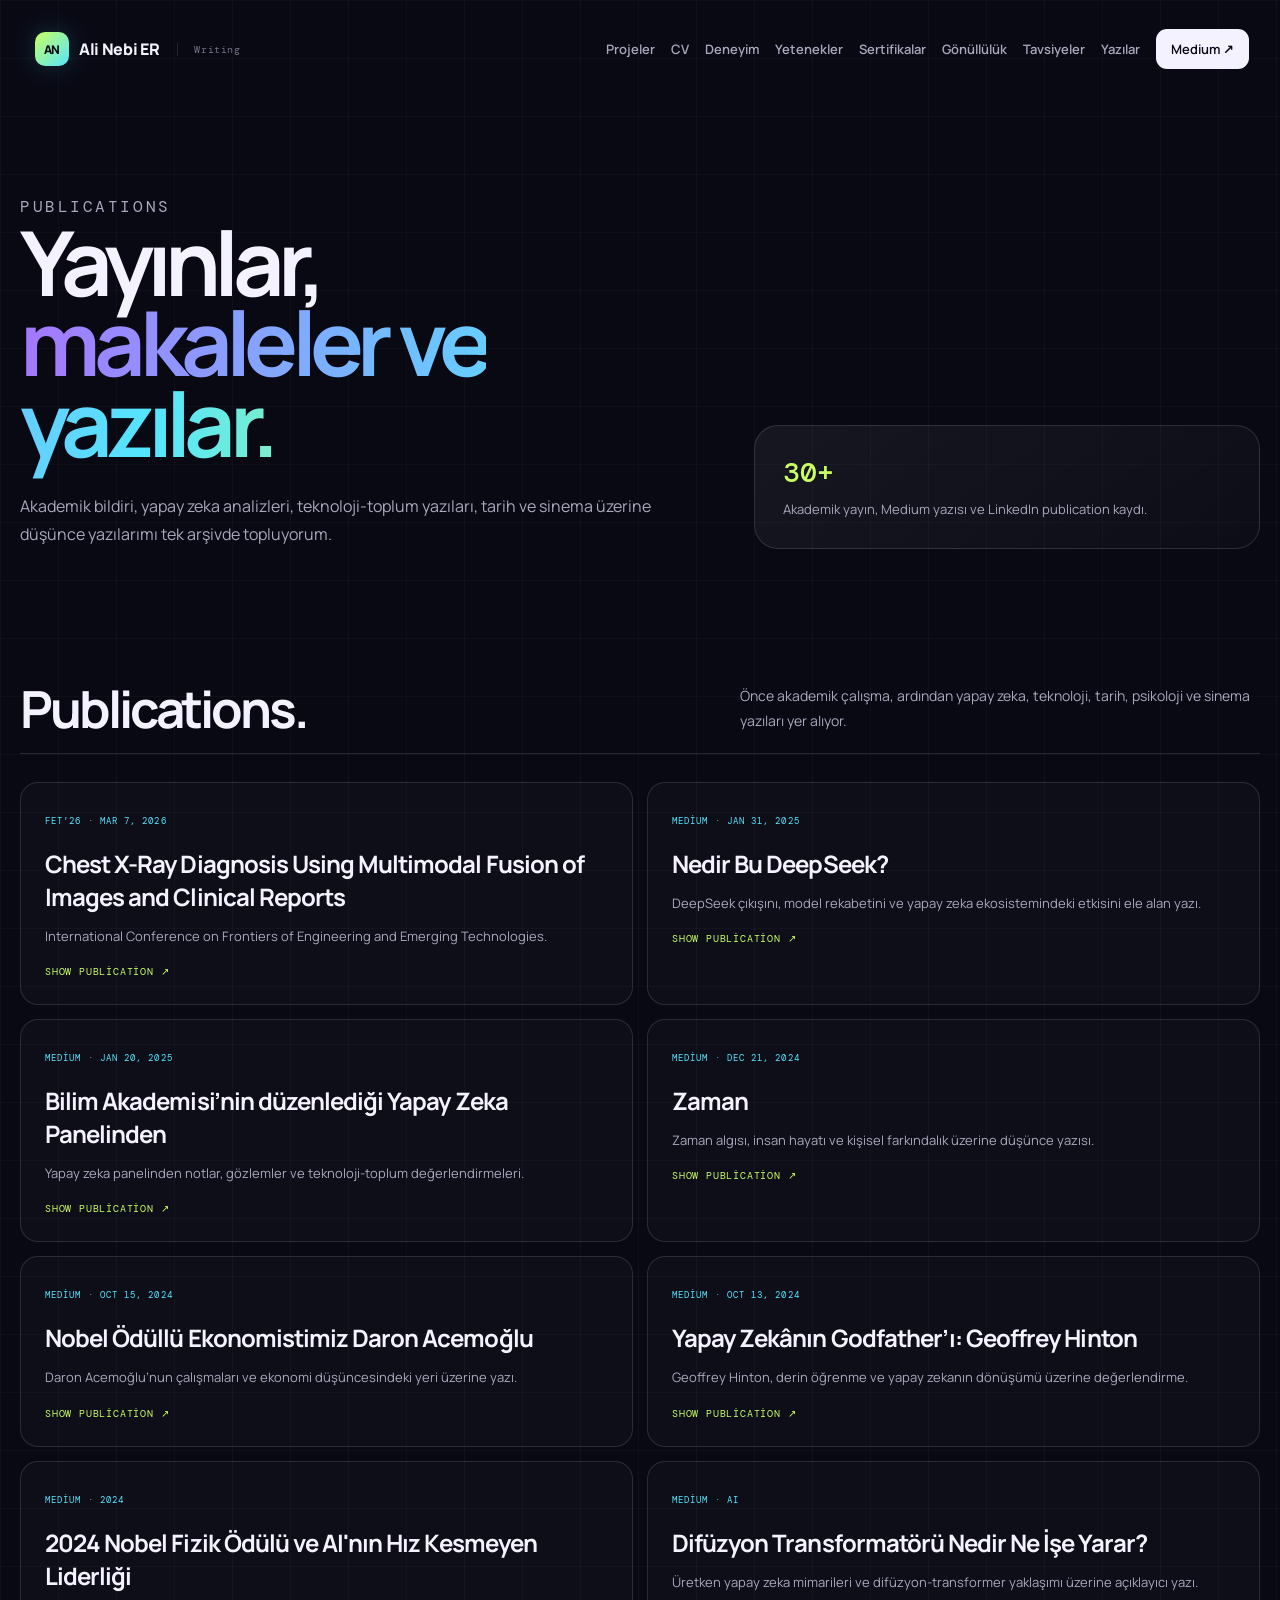
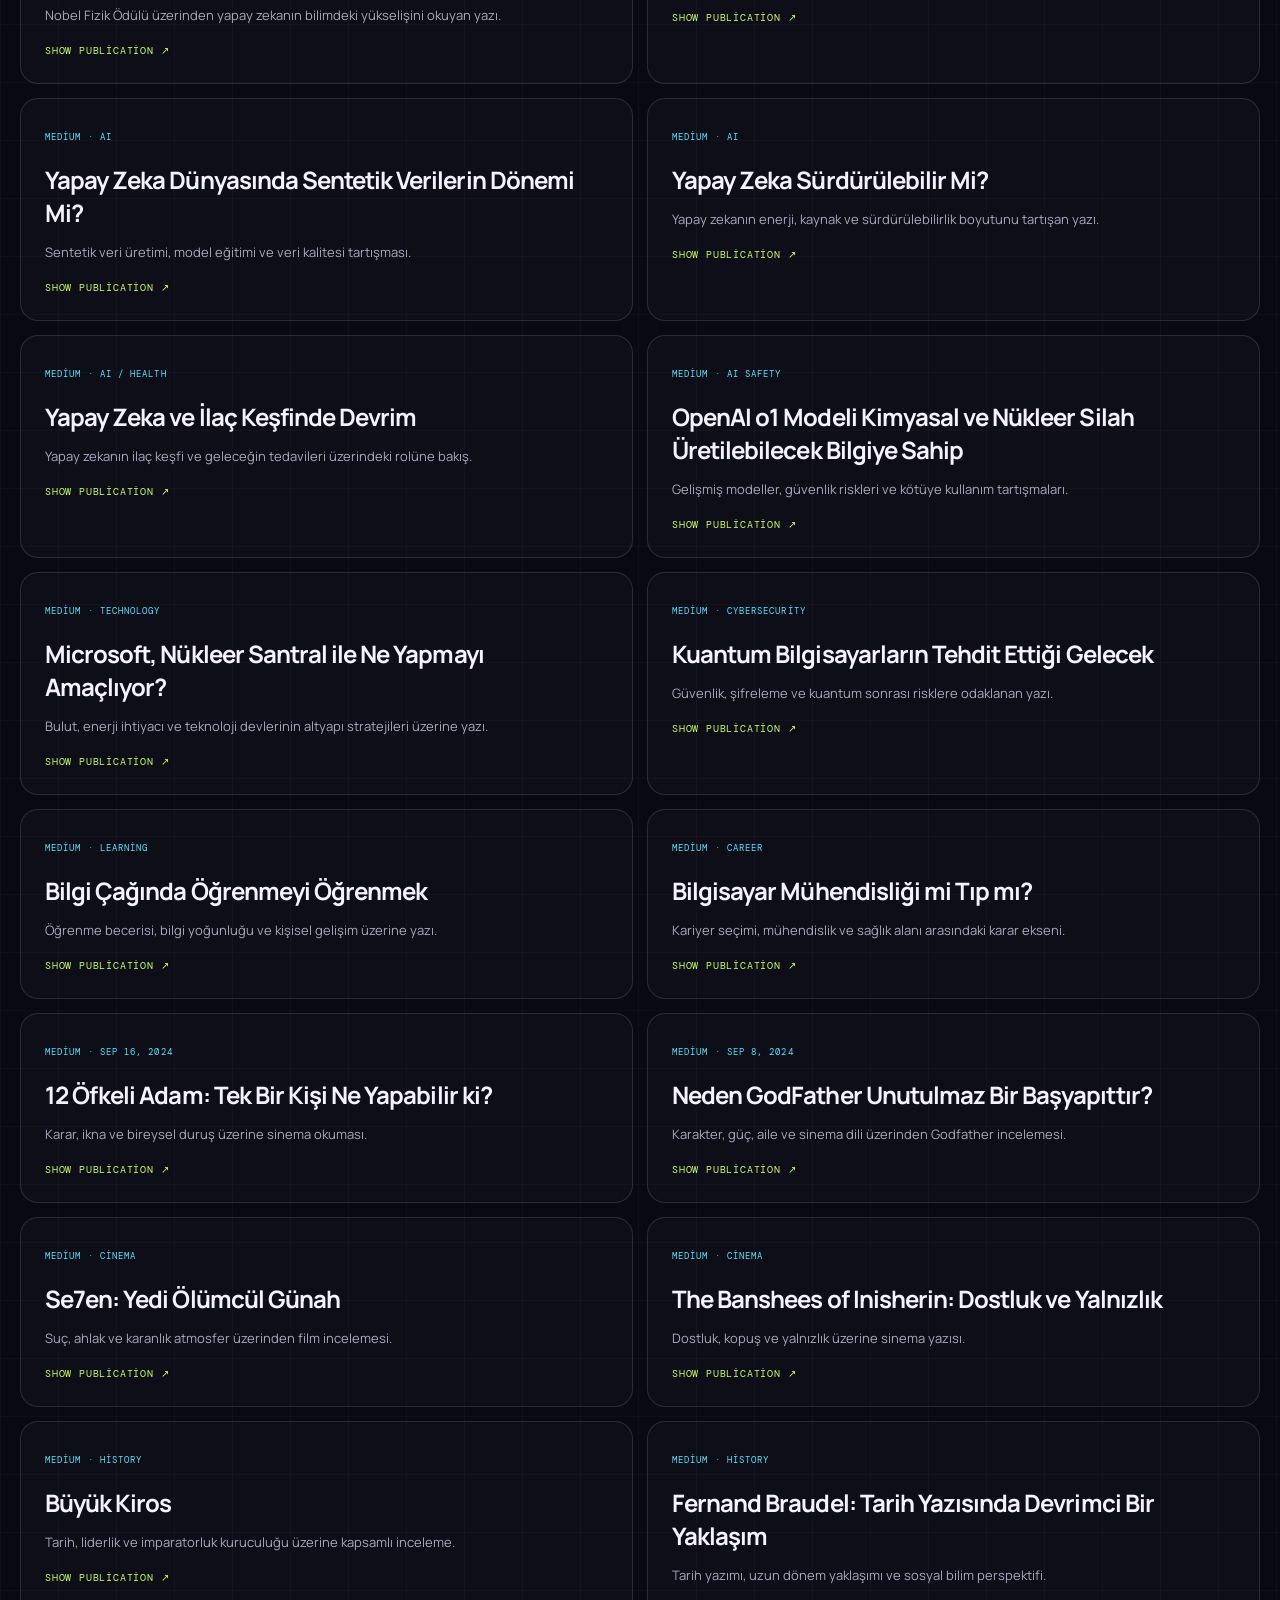
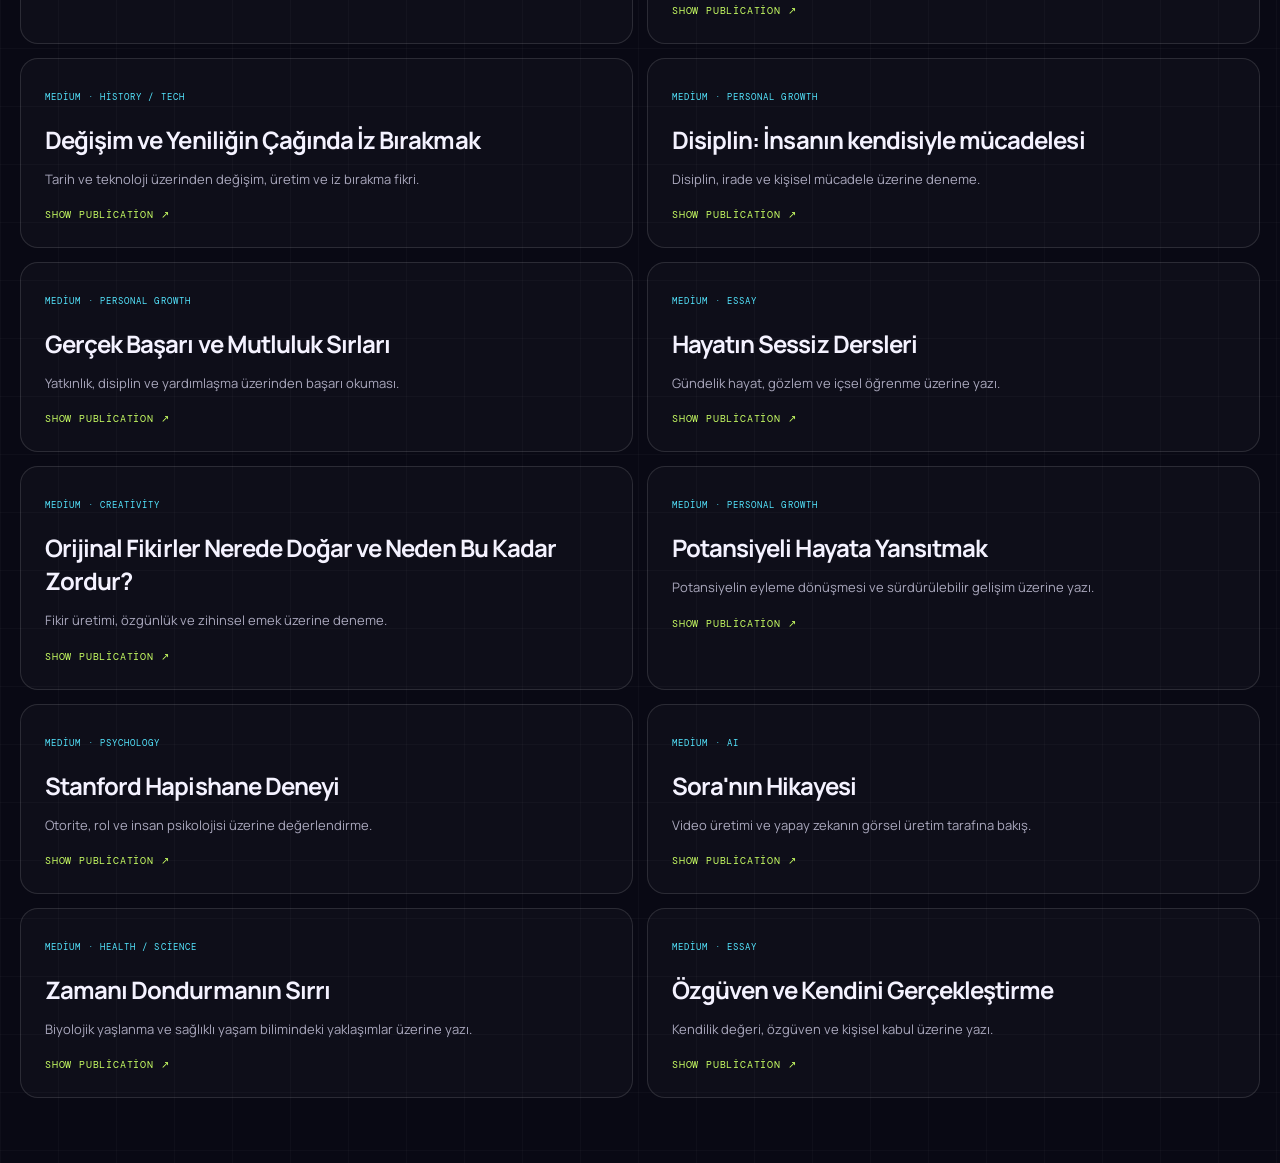
<file: yazilar.html>
﻿<!doctype html>
<html lang="tr">
  <head><meta charset="UTF-8" /><meta name="viewport" content="width=device-width, initial-scale=1.0" /><meta name="theme-color" content="#090914" /><meta name="description" content="Ali Nebi ER yazıları ve Medium içerikleri." /><title>Yazılar — Ali Nebi ER</title><link rel="icon" href="favicon.svg" type="image/svg+xml" /><link rel="preconnect" href="https://fonts.googleapis.com" /><link rel="preconnect" href="https://fonts.gstatic.com" crossorigin /><link href="https://fonts.googleapis.com/css2?family=DM+Mono:wght@400;500&family=Manrope:wght@400;500;600;700;800&display=swap" rel="stylesheet" /><link rel="stylesheet" href="styles.css" /><script src="script.js" defer></script></head>
  <body><div class="page-progress" data-page-progress aria-hidden="true"></div><header class="site-header" data-header><a class="brand" href="index.html#top"><span class="brand-mark">AN</span><span class="brand-text">Ali Nebi ER</span><span class="brand-sub">Writing</span></a><nav class="nav" aria-label="Ana menü"><a href="index.html#projeler">Projeler</a><a href="cv.html">CV</a><a href="deneyim.html">Deneyim</a><a href="yetenekler.html">Yetenekler</a><a href="sertifikalar.html">Sertifikalar</a><a href="gonulluluk.html">Gönüllülük</a><a href="tavsiyeler.html">Tavsiyeler</a><a href="yazilar.html">Yazılar</a><a class="nav-cta" href="https://medium.com/@alinebier138" target="_blank" rel="noreferrer">Medium ↗</a></nav></header>
  <main><section class="page-hero section"><div class="reveal"><p class="page-kicker">PUBLICATIONS</p><h1>Yayınlar,<br /><span class="gradient-text">makaleler ve yazılar.</span></h1><p>Akademik bildiri, yapay zeka analizleri, teknoloji-toplum yazıları, tarih ve sinema üzerine düşünce yazılarımı tek arşivde topluyorum.</p></div><div class="page-card reveal"><strong>30+</strong><span>Akademik yayın, Medium yazısı ve LinkedIn publication kaydı.</span></div></section>
  <section class="content-section section"><div class="content-heading reveal"><h2>Publications.</h2><p>Önce akademik çalışma, ardından yapay zeka, teknoloji, tarih, psikoloji ve sinema yazıları yer alıyor.</p></div><div class="article-list">
    <a class="article-card reveal" href="https://srcdi.uob.edu.bh/" target="_blank" rel="noreferrer"><span>FET’26 · Mar 7, 2026</span><h3>Chest X-Ray Diagnosis Using Multimodal Fusion of Images and Clinical Reports</h3><p>International Conference on Frontiers of Engineering and Emerging Technologies.</p><em>Show publication ↗</em></a>
    <a class="article-card reveal" href="https://medium.com/@alinebier138/nedir-bu-deepseek-7861ef958016" target="_blank" rel="noreferrer"><span>Medium · Jan 31, 2025</span><h3>Nedir Bu DeepSeek?</h3><p>DeepSeek çıkışını, model rekabetini ve yapay zeka ekosistemindeki etkisini ele alan yazı.</p><em>Show publication ↗</em></a>
    <a class="article-card reveal" href="https://medium.com/@alinebier138/bilim-akademisinin-d%C3%BCzenledi%C4%9Fi-yapay-zeka-panelinden-72625b172eac" target="_blank" rel="noreferrer"><span>Medium · Jan 20, 2025</span><h3>Bilim Akademisi’nin düzenlediği Yapay Zeka Panelinden</h3><p>Yapay zeka panelinden notlar, gözlemler ve teknoloji-toplum değerlendirmeleri.</p><em>Show publication ↗</em></a>
    <a class="article-card reveal" href="https://medium.com/@alinebier138/zaman-432567d906b2" target="_blank" rel="noreferrer"><span>Medium · Dec 21, 2024</span><h3>Zaman</h3><p>Zaman algısı, insan hayatı ve kişisel farkındalık üzerine düşünce yazısı.</p><em>Show publication ↗</em></a>
    <a class="article-card reveal" href="https://medium.com/@alinebier138/nobel-%C3%B6d%C3%BCll%C3%BC-ekonomistimiz-daron-acemo%C4%9Flu-f7e508ead063" target="_blank" rel="noreferrer"><span>Medium · Oct 15, 2024</span><h3>Nobel Ödüllü Ekonomistimiz Daron Acemoğlu</h3><p>Daron Acemoğlu’nun çalışmaları ve ekonomi düşüncesindeki yeri üzerine yazı.</p><em>Show publication ↗</em></a>
    <a class="article-card reveal" href="https://medium.com/@alinebier138/yapay-zek%C3%A2n%C4%B1n-godfather%C4%B1-geoffrey-hinton-3e279146e2f4" target="_blank" rel="noreferrer"><span>Medium · Oct 13, 2024</span><h3>Yapay Zekânın Godfather’ı: Geoffrey Hinton</h3><p>Geoffrey Hinton, derin öğrenme ve yapay zekanın dönüşümü üzerine değerlendirme.</p><em>Show publication ↗</em></a>
    <a class="article-card reveal" href="https://medium.com/@alinebier138/2024-nobel-fizik-%C3%B6d%C3%BCl%C3%BC-ve-ai%C4%B1n-h%C4%B1z-kesmeyen-liderli%C4%9Fi-e60c9bd6609c" target="_blank" rel="noreferrer"><span>Medium · 2024</span><h3>2024 Nobel Fizik Ödülü ve AI'nın Hız Kesmeyen Liderliği</h3><p>Nobel Fizik Ödülü üzerinden yapay zekanın bilimdeki yükselişini okuyan yazı.</p><em>Show publication ↗</em></a>
    <a class="article-card reveal" href="https://medium.com/@alinebier138/dif%C3%BCzyon-transformat%C3%B6r%C3%BC-nedir-ne-i%CC%87%C5%9Fe-yarar-b953a4879433" target="_blank" rel="noreferrer"><span>Medium · AI</span><h3>Difüzyon Transformatörü Nedir Ne İşe Yarar?</h3><p>Üretken yapay zeka mimarileri ve difüzyon-transformer yaklaşımı üzerine açıklayıcı yazı.</p><em>Show publication ↗</em></a>
    <a class="article-card reveal" href="https://medium.com/@alinebier138/yapay-zeka-d%C3%BCnyas%C4%B1nda-sentetik-verilerin-d%C3%B6nemi-mi-e8bb33bd4307" target="_blank" rel="noreferrer"><span>Medium · AI</span><h3>Yapay Zeka Dünyasında Sentetik Verilerin Dönemi Mi?</h3><p>Sentetik veri üretimi, model eğitimi ve veri kalitesi tartışması.</p><em>Show publication ↗</em></a>
    <a class="article-card reveal" href="https://medium.com/@alinebier138/yapay-zeka-s%C3%BCrd%C3%BCr%C3%BClebilir-mi-622f0c69281d" target="_blank" rel="noreferrer"><span>Medium · AI</span><h3>Yapay Zeka Sürdürülebilir Mi?</h3><p>Yapay zekanın enerji, kaynak ve sürdürülebilirlik boyutunu tartışan yazı.</p><em>Show publication ↗</em></a>
    <a class="article-card reveal" href="https://medium.com/@alinebier138/yapay-zeka-ve-i%CC%87la%C3%A7-ke%C5%9Ffinde-devrim-gelece%C4%9Fin-tedavilerine-yak%C4%B1ndan-bak%C4%B1%C5%9F-6df51489f474" target="_blank" rel="noreferrer"><span>Medium · AI / Health</span><h3>Yapay Zeka ve İlaç Keşfinde Devrim</h3><p>Yapay zekanın ilaç keşfi ve geleceğin tedavileri üzerindeki rolüne bakış.</p><em>Show publication ↗</em></a>
    <a class="article-card reveal" href="https://medium.com/@alinebier138/openai-o1-modeli-kimyasal-ve-n%C3%BCkleer-silah-%C3%BCretebilecek-bilgiye-sahip-6d4c1b3d9f34" target="_blank" rel="noreferrer"><span>Medium · AI Safety</span><h3>OpenAI o1 Modeli Kimyasal ve Nükleer Silah Üretilebilecek Bilgiye Sahip</h3><p>Gelişmiş modeller, güvenlik riskleri ve kötüye kullanım tartışmaları.</p><em>Show publication ↗</em></a>
    <a class="article-card reveal" href="http://medium.com/@alinebier138/microsoft-n%C3%BCkleer-santral-ile-ne-yapmay%C4%B1-ama%C3%A7l%C4%B1yor-a1259d8d86e4" target="_blank" rel="noreferrer"><span>Medium · Technology</span><h3>Microsoft, Nükleer Santral ile Ne Yapmayı Amaçlıyor?</h3><p>Bulut, enerji ihtiyacı ve teknoloji devlerinin altyapı stratejileri üzerine yazı.</p><em>Show publication ↗</em></a>
    <a class="article-card reveal" href="https://medium.com/@alinebier138/kuantum-bilgisayarlar%C4%B1n-tehdit-etti%C4%9Fi-gelecek-g%C3%BCvenlik-ve-%C5%9Fifreleme-a%C3%A7%C4%B1s%C4%B1nda-zaafiyetler-9dc04414aed5" target="_blank" rel="noreferrer"><span>Medium · Cybersecurity</span><h3>Kuantum Bilgisayarların Tehdit Ettiği Gelecek</h3><p>Güvenlik, şifreleme ve kuantum sonrası risklere odaklanan yazı.</p><em>Show publication ↗</em></a>
    <a class="article-card reveal" href="https://medium.com/@alinebier138/bilgi-%C3%A7a%C4%9F%C4%B1nda-%C3%B6%C4%9Frenmeyi-%C3%B6%C4%9Frenmek-bd4f4ca4c1c6" target="_blank" rel="noreferrer"><span>Medium · Learning</span><h3>Bilgi Çağında Öğrenmeyi Öğrenmek</h3><p>Öğrenme becerisi, bilgi yoğunluğu ve kişisel gelişim üzerine yazı.</p><em>Show publication ↗</em></a>
    <a class="article-card reveal" href="https://medium.com/@alinebier138/bilgisayar-m%C3%BChendisli%C4%9Fi-mi-t%C4%B1p-m%C4%B1-1cc91c2ce5ff" target="_blank" rel="noreferrer"><span>Medium · Career</span><h3>Bilgisayar Mühendisliği mi Tıp mı?</h3><p>Kariyer seçimi, mühendislik ve sağlık alanı arasındaki karar ekseni.</p><em>Show publication ↗</em></a>
    <a class="article-card reveal" href="https://medium.com/@alinebier138/12-%C3%B6fkeli-adam-tek-bir-ki%C5%9Fi-ne-yapabilir-ki-0f0946d36ef9" target="_blank" rel="noreferrer"><span>Medium · Sep 16, 2024</span><h3>12 Öfkeli Adam: Tek Bir Kişi Ne Yapabilir ki?</h3><p>Karar, ikna ve bireysel duruş üzerine sinema okuması.</p><em>Show publication ↗</em></a>
    <a class="article-card reveal" href="https://medium.com/@alinebier138/neden-godfather-unutulmaz-bir-ba%C5%9Fyap%C4%B1tt%C4%B1r-c721830ae8ed" target="_blank" rel="noreferrer"><span>Medium · Sep 8, 2024</span><h3>Neden GodFather Unutulmaz Bir Başyapıttır?</h3><p>Karakter, güç, aile ve sinema dili üzerinden Godfather incelemesi.</p><em>Show publication ↗</em></a>
    <a class="article-card reveal" href="https://medium.com/@alinebier138/se7en-yedi-%C3%B6l%C3%BCmc%C3%BCl-g%C3%BCnah%C4%B1n-gizeminde-40c814ac7fcf" target="_blank" rel="noreferrer"><span>Medium · Cinema</span><h3>Se7en: Yedi Ölümcül Günah</h3><p>Suç, ahlak ve karanlık atmosfer üzerinden film incelemesi.</p><em>Show publication ↗</em></a>
    <a class="article-card reveal" href="https://medium.com/@alinebier138/the-banshees-of-inisherin-dostluk-ve-yaln%C4%B1zl%C4%B1k-%C3%BCzerine-c76d298c3dae" target="_blank" rel="noreferrer"><span>Medium · Cinema</span><h3>The Banshees of Inisherin: Dostluk ve Yalnızlık</h3><p>Dostluk, kopuş ve yalnızlık üzerine sinema yazısı.</p><em>Show publication ↗</em></a>
    <a class="article-card reveal" href="https://medium.com/@alinebier138/b%C3%BCy%C3%BCk-kiros-hakk%C4%B1nda-kapsaml%C4%B1-bir-i%CC%87nceleme-0f93bcf2f43c" target="_blank" rel="noreferrer"><span>Medium · History</span><h3>Büyük Kiros</h3><p>Tarih, liderlik ve imparatorluk kuruculuğu üzerine kapsamlı inceleme.</p><em>Show publication ↗</em></a>
    <a class="article-card reveal" href="https://medium.com/@alinebier138/fernand-braudel-tarih-yaz%C4%B1m%C4%B1nda-devrimci-bir-yakla%C5%9F%C4%B1m-96eda26d870b" target="_blank" rel="noreferrer"><span>Medium · History</span><h3>Fernand Braudel: Tarih Yazısında Devrimci Bir Yaklaşım</h3><p>Tarih yazımı, uzun dönem yaklaşımı ve sosyal bilim perspektifi.</p><em>Show publication ↗</em></a>
    <a class="article-card reveal" href="https://medium.com/@alinebier138/de%C4%9Fi%C5%9Fim-ve-yenili%C4%9Fin-%C3%A7a%C4%9F%C4%B1nda-i%CC%87z-b%C4%B1rakmak-tarih-ve-teknoloji-%C3%BCzerine-d%C3%BC%C5%9F%C3%BCnceler-e5ee6f18568d" target="_blank" rel="noreferrer"><span>Medium · History / Tech</span><h3>Değişim ve Yeniliğin Çağında İz Bırakmak</h3><p>Tarih ve teknoloji üzerinden değişim, üretim ve iz bırakma fikri.</p><em>Show publication ↗</em></a>
    <a class="article-card reveal" href="https://medium.com/@alinebier138/disiplin-i%CC%87nsan%C4%B1n-kendisiyle-m%C3%BCcadelesi-919fa89f6698" target="_blank" rel="noreferrer"><span>Medium · Personal Growth</span><h3>Disiplin: İnsanın kendisiyle mücadelesi</h3><p>Disiplin, irade ve kişisel mücadele üzerine deneme.</p><em>Show publication ↗</em></a>
    <a class="article-card reveal" href="https://medium.com/@alinebier138/ger%C3%A7ek-ba%C5%9Far%C4%B1-ve-mutlulu%C4%9Fun-s%C4%B1rlar%C4%B1-yatk%C4%B1nl%C4%B1k-disiplin-ve-yard%C4%B1mla%C5%9Fma-f80b8b1c17d6" target="_blank" rel="noreferrer"><span>Medium · Personal Growth</span><h3>Gerçek Başarı ve Mutluluk Sırları</h3><p>Yatkınlık, disiplin ve yardımlaşma üzerinden başarı okuması.</p><em>Show publication ↗</em></a>
    <a class="article-card reveal" href="https://medium.com/@alinebier138/1-giri%C5%9F-hayat%C4%B1n-sessiz-dersleri-88145eafe0c7" target="_blank" rel="noreferrer"><span>Medium · Essay</span><h3>Hayatın Sessiz Dersleri</h3><p>Gündelik hayat, gözlem ve içsel öğrenme üzerine yazı.</p><em>Show publication ↗</em></a>
    <a class="article-card reveal" href="https://medium.com/@alinebier138/orijinal-fikirler-nerede-do%C4%9Far-ve-neden-bu-kadar-zordur-9348edb19278" target="_blank" rel="noreferrer"><span>Medium · Creativity</span><h3>Orijinal Fikirler Nerede Doğar ve Neden Bu Kadar Zordur?</h3><p>Fikir üretimi, özgünlük ve zihinsel emek üzerine deneme.</p><em>Show publication ↗</em></a>
    <a class="article-card reveal" href="https://medium.com/@alinebier138/potansiyeli-hayata-yans%C4%B1tmak-d697fa0fcd70" target="_blank" rel="noreferrer"><span>Medium · Personal Growth</span><h3>Potansiyeli Hayata Yansıtmak</h3><p>Potansiyelin eyleme dönüşmesi ve sürdürülebilir gelişim üzerine yazı.</p><em>Show publication ↗</em></a>
    <a class="article-card reveal" href="https://medium.com/@alinebier138/stanford-hapishane-deneyi-otoritenin-i%CC%87nsan-psikolojisi-%C3%BCzerindeki-g%C3%BCc%C3%BC-ea8f820dd72b" target="_blank" rel="noreferrer"><span>Medium · Psychology</span><h3>Stanford Hapishane Deneyi</h3><p>Otorite, rol ve insan psikolojisi üzerine değerlendirme.</p><em>Show publication ↗</em></a>
    <a class="article-card reveal" href="https://medium.com/@alinebier138/soran%C4%B1n-hikayesi-653e77735e3b" target="_blank" rel="noreferrer"><span>Medium · AI</span><h3>Sora'nın Hikayesi</h3><p>Video üretimi ve yapay zekanın görsel üretim tarafına bakış.</p><em>Show publication ↗</em></a>
    <a class="article-card reveal" href="https://medium.com/@alinebier138/zaman%C4%B1-dondurman%C4%B1n-s%C4%B1rr%C4%B1-biyolojik-ya%C5%9Flanmay%C4%B1-yava%C5%9Flatman%C4%B1n-yollar%C4%B1-8341ac948b1d" target="_blank" rel="noreferrer"><span>Medium · Health / Science</span><h3>Zamanı Dondurmanın Sırrı</h3><p>Biyolojik yaşlanma ve sağlıklı yaşam bilimindeki yaklaşımlar üzerine yazı.</p><em>Show publication ↗</em></a>
    <a class="article-card reveal" href="https://medium.com/@alinebier138/%C3%B6zg%C3%BCven-ve-kendini-ger%C3%A7ekle%C5%9Ftirme-oldu%C4%9Fun-gibi-de%C4%9Ferlisin-0cc52fc019c4" target="_blank" rel="noreferrer"><span>Medium · Essay</span><h3>Özgüven ve Kendini Gerçekleştirme</h3><p>Kendilik değeri, özgüven ve kişisel kabul üzerine yazı.</p><em>Show publication ↗</em></a>
  </div></section></main></body></html>
</file>
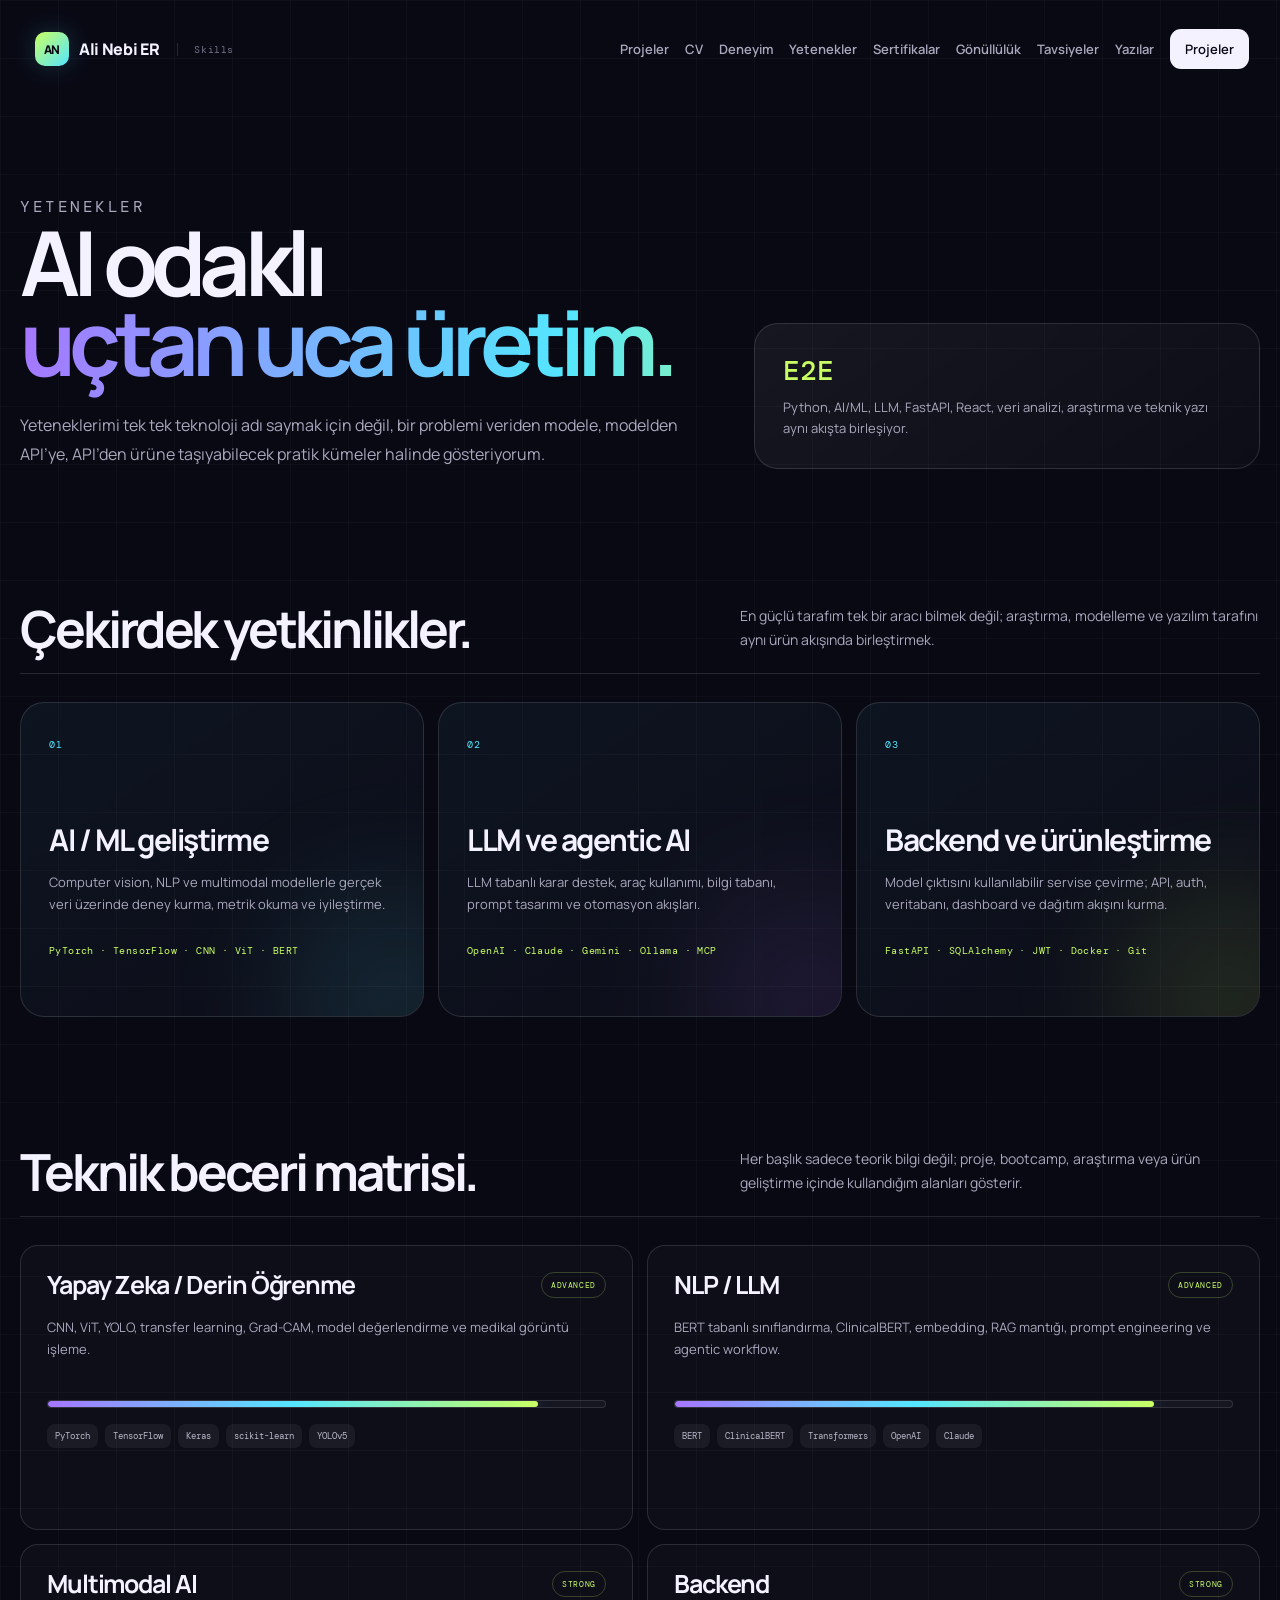
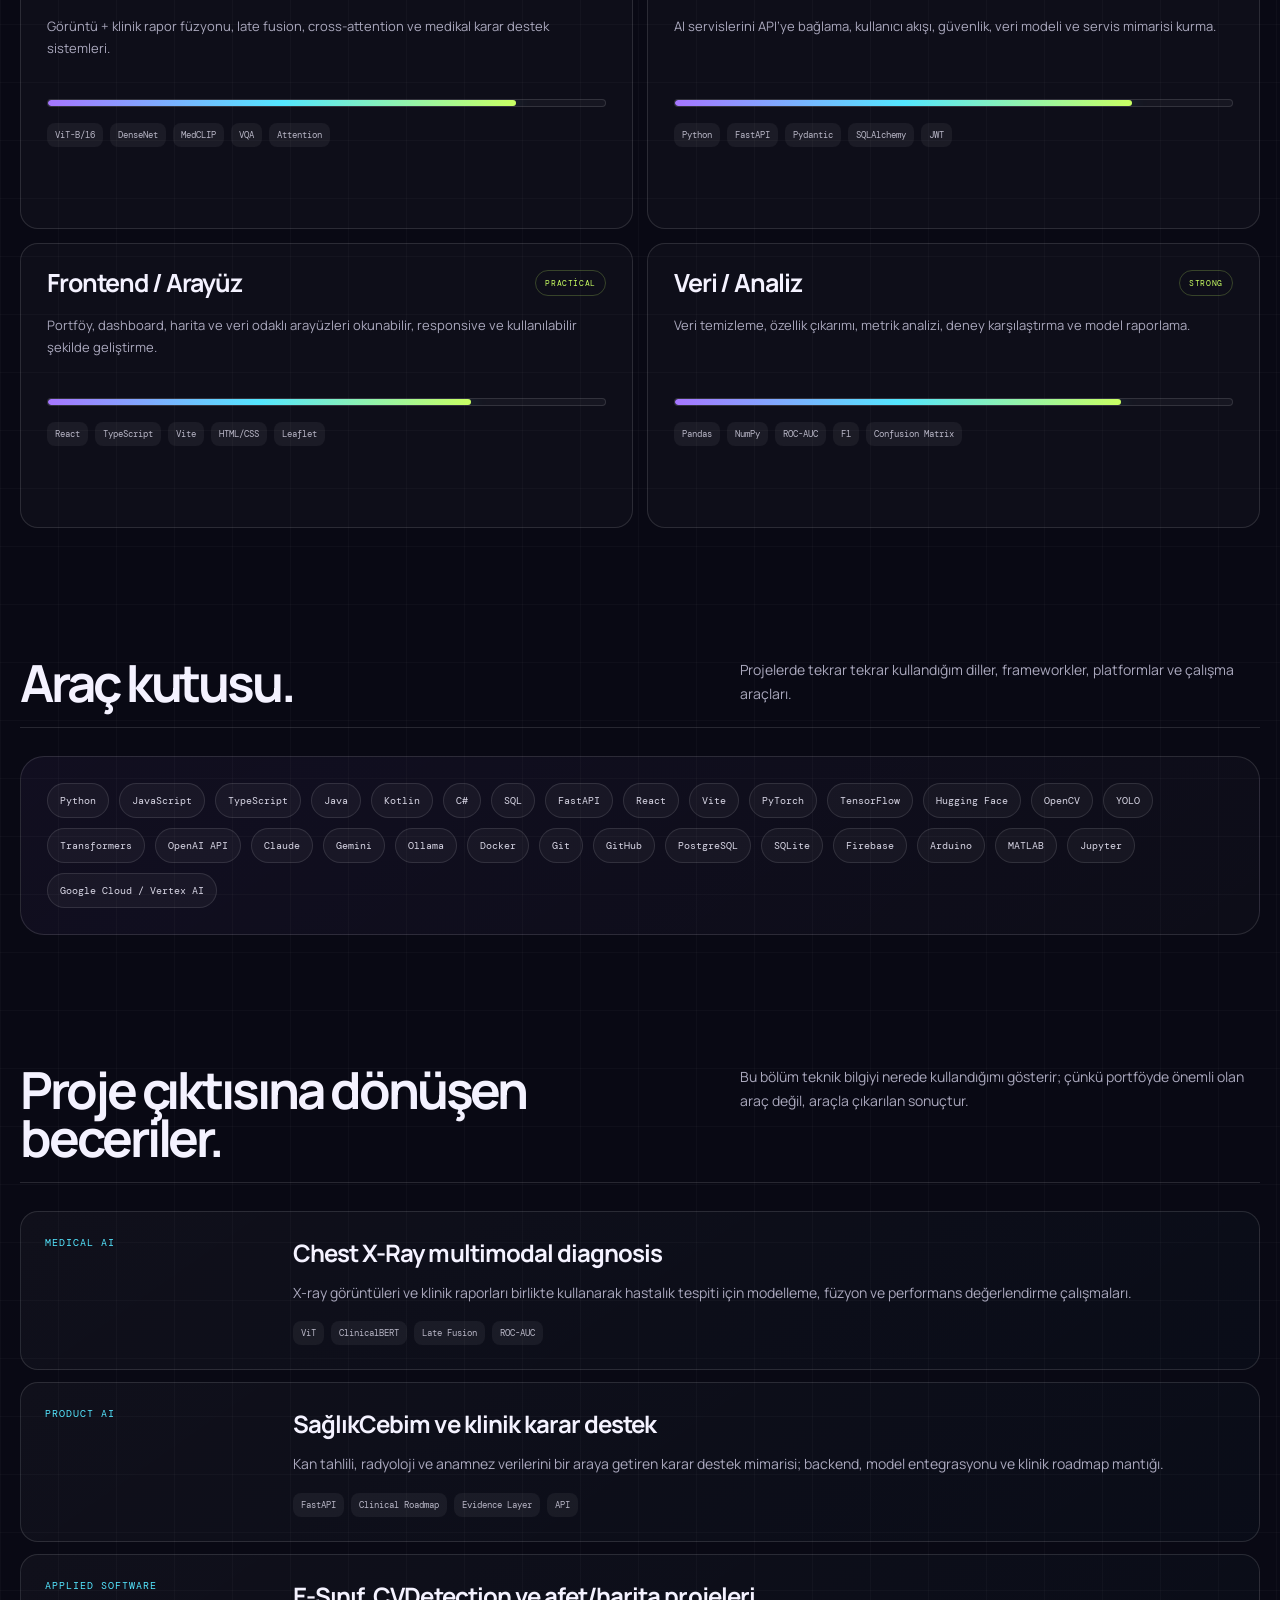
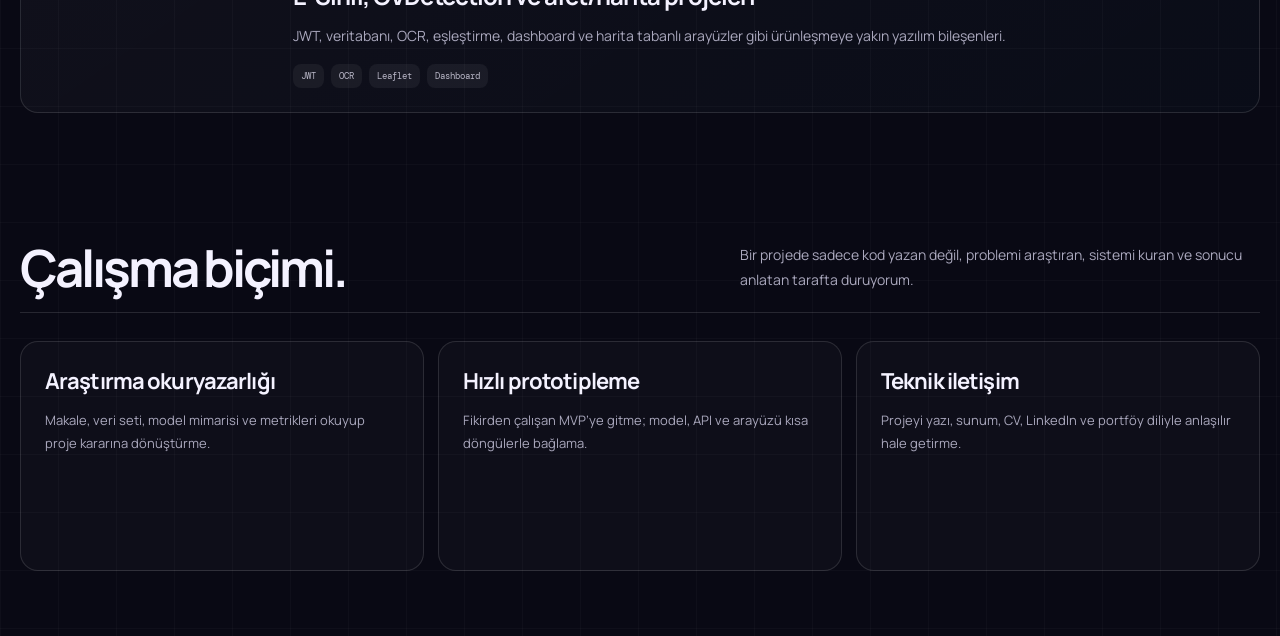
<file: yetenekler.html>
﻿<!doctype html>
<html lang="tr">
  <head><meta charset="UTF-8" /><meta name="viewport" content="width=device-width, initial-scale=1.0" /><meta name="theme-color" content="#090914" /><meta name="description" content="Ali Nebi ER teknik yetenekler, AI/ML, LLM, backend, veri, araştırma ve ürün geliştirme becerileri." /><title>Yetenekler — Ali Nebi ER</title><link rel="icon" href="favicon.svg" type="image/svg+xml" /><link rel="preconnect" href="https://fonts.googleapis.com" /><link rel="preconnect" href="https://fonts.gstatic.com" crossorigin /><link href="https://fonts.googleapis.com/css2?family=DM+Mono:wght@400;500&family=Manrope:wght@400;500;600;700;800&display=swap" rel="stylesheet" /><link rel="stylesheet" href="styles.css" /><script src="script.js" defer></script></head>
  <body><div class="page-progress" data-page-progress aria-hidden="true"></div><header class="site-header" data-header><a class="brand" href="index.html#top"><span class="brand-mark">AN</span><span class="brand-text">Ali Nebi ER</span><span class="brand-sub">Skills</span></a><nav class="nav" aria-label="Ana menü"><a href="index.html#projeler">Projeler</a><a href="cv.html">CV</a><a href="deneyim.html">Deneyim</a><a href="yetenekler.html">Yetenekler</a><a href="sertifikalar.html">Sertifikalar</a><a href="gonulluluk.html">Gönüllülük</a><a href="tavsiyeler.html">Tavsiyeler</a><a href="yazilar.html">Yazılar</a><a class="nav-cta" href="index.html#projeler">Projeler</a></nav></header>
  <main><section class="page-hero section"><div class="reveal"><p class="page-kicker">YETENEKLER</p><h1>AI odaklı<br /><span class="gradient-text">uçtan uca üretim.</span></h1><p>Yeteneklerimi tek tek teknoloji adı saymak için değil, bir problemi veriden modele, modelden API’ye, API’den ürüne taşıyabilecek pratik kümeler halinde gösteriyorum.</p></div><div class="page-card reveal"><strong>E2E</strong><span>Python, AI/ML, LLM, FastAPI, React, veri analizi, araştırma ve teknik yazı aynı akışta birleşiyor.</span></div></section>

  <section class="content-section section"><div class="content-heading reveal"><h2>Çekirdek yetkinlikler.</h2><p>En güçlü tarafım tek bir aracı bilmek değil; araştırma, modelleme ve yazılım tarafını aynı ürün akışında birleştirmek.</p></div><div class="skill-snapshot">
    <article class="skill-focus-card reveal"><span>01</span><h3>AI / ML geliştirme</h3><p>Computer vision, NLP ve multimodal modellerle gerçek veri üzerinde deney kurma, metrik okuma ve iyileştirme.</p><strong>PyTorch · TensorFlow · CNN · ViT · BERT</strong></article>
    <article class="skill-focus-card reveal"><span>02</span><h3>LLM ve agentic AI</h3><p>LLM tabanlı karar destek, araç kullanımı, bilgi tabanı, prompt tasarımı ve otomasyon akışları.</p><strong>OpenAI · Claude · Gemini · Ollama · MCP</strong></article>
    <article class="skill-focus-card reveal"><span>03</span><h3>Backend ve ürünleştirme</h3><p>Model çıktısını kullanılabilir servise çevirme; API, auth, veritabanı, dashboard ve dağıtım akışını kurma.</p><strong>FastAPI · SQLAlchemy · JWT · Docker · Git</strong></article>
  </div></section>

  <section class="content-section section"><div class="content-heading reveal"><h2>Teknik beceri matrisi.</h2><p>Her başlık sadece teorik bilgi değil; proje, bootcamp, araştırma veya ürün geliştirme içinde kullandığım alanları gösterir.</p></div><div class="skill-matrix">
    <article class="skill-card reveal"><div class="skill-card-head"><h3>Yapay Zeka / Derin Öğrenme</h3><span>Advanced</span></div><p>CNN, ViT, YOLO, transfer learning, Grad-CAM, model değerlendirme ve medikal görüntü işleme.</p><div class="skill-meter" style="--level: 88%"><i></i></div><div class="tag-row"><span>PyTorch</span><span>TensorFlow</span><span>Keras</span><span>scikit-learn</span><span>YOLOv5</span></div></article>
    <article class="skill-card reveal"><div class="skill-card-head"><h3>NLP / LLM</h3><span>Advanced</span></div><p>BERT tabanlı sınıflandırma, ClinicalBERT, embedding, RAG mantığı, prompt engineering ve agentic workflow.</p><div class="skill-meter" style="--level: 86%"><i></i></div><div class="tag-row"><span>BERT</span><span>ClinicalBERT</span><span>Transformers</span><span>OpenAI</span><span>Claude</span></div></article>
    <article class="skill-card reveal"><div class="skill-card-head"><h3>Multimodal AI</h3><span>Strong</span></div><p>Görüntü + klinik rapor füzyonu, late fusion, cross-attention ve medikal karar destek sistemleri.</p><div class="skill-meter" style="--level: 84%"><i></i></div><div class="tag-row"><span>ViT-B/16</span><span>DenseNet</span><span>MedCLIP</span><span>VQA</span><span>Attention</span></div></article>
    <article class="skill-card reveal"><div class="skill-card-head"><h3>Backend</h3><span>Strong</span></div><p>AI servislerini API’ye bağlama, kullanıcı akışı, güvenlik, veri modeli ve servis mimarisi kurma.</p><div class="skill-meter" style="--level: 82%"><i></i></div><div class="tag-row"><span>Python</span><span>FastAPI</span><span>Pydantic</span><span>SQLAlchemy</span><span>JWT</span></div></article>
    <article class="skill-card reveal"><div class="skill-card-head"><h3>Frontend / Arayüz</h3><span>Practical</span></div><p>Portföy, dashboard, harita ve veri odaklı arayüzleri okunabilir, responsive ve kullanılabilir şekilde geliştirme.</p><div class="skill-meter" style="--level: 76%"><i></i></div><div class="tag-row"><span>React</span><span>TypeScript</span><span>Vite</span><span>HTML/CSS</span><span>Leaflet</span></div></article>
    <article class="skill-card reveal"><div class="skill-card-head"><h3>Veri / Analiz</h3><span>Strong</span></div><p>Veri temizleme, özellik çıkarımı, metrik analizi, deney karşılaştırma ve model raporlama.</p><div class="skill-meter" style="--level: 80%"><i></i></div><div class="tag-row"><span>Pandas</span><span>NumPy</span><span>ROC-AUC</span><span>F1</span><span>Confusion Matrix</span></div></article>
  </div></section>

  <section class="content-section section"><div class="content-heading reveal"><h2>Araç kutusu.</h2><p>Projelerde tekrar tekrar kullandığım diller, frameworkler, platformlar ve çalışma araçları.</p></div><div class="tool-cloud reveal">
    <span>Python</span><span>JavaScript</span><span>TypeScript</span><span>Java</span><span>Kotlin</span><span>C#</span><span>SQL</span><span>FastAPI</span><span>React</span><span>Vite</span><span>PyTorch</span><span>TensorFlow</span><span>Hugging Face</span><span>OpenCV</span><span>YOLO</span><span>Transformers</span><span>OpenAI API</span><span>Claude</span><span>Gemini</span><span>Ollama</span><span>Docker</span><span>Git</span><span>GitHub</span><span>PostgreSQL</span><span>SQLite</span><span>Firebase</span><span>Arduino</span><span>MATLAB</span><span>Jupyter</span><span>Google Cloud / Vertex AI</span>
  </div></section>

  <section class="content-section section"><div class="content-heading reveal"><h2>Proje çıktısına dönüşen beceriler.</h2><p>Bu bölüm teknik bilgiyi nerede kullandığımı gösterir; çünkü portföyde önemli olan araç değil, araçla çıkarılan sonuçtur.</p></div><div class="timeline skill-proof-list">
    <article class="timeline-item reveal"><div class="timeline-date">MEDICAL AI</div><div><h3>Chest X-Ray multimodal diagnosis</h3><p>X-ray görüntüleri ve klinik raporları birlikte kullanarak hastalık tespiti için modelleme, füzyon ve performans değerlendirme çalışmaları.</p><div class="tag-row"><span>ViT</span><span>ClinicalBERT</span><span>Late Fusion</span><span>ROC-AUC</span></div></div></article>
    <article class="timeline-item reveal"><div class="timeline-date">PRODUCT AI</div><div><h3>SağlıkCebim ve klinik karar destek</h3><p>Kan tahlili, radyoloji ve anamnez verilerini bir araya getiren karar destek mimarisi; backend, model entegrasyonu ve klinik roadmap mantığı.</p><div class="tag-row"><span>FastAPI</span><span>Clinical Roadmap</span><span>Evidence Layer</span><span>API</span></div></div></article>
    <article class="timeline-item reveal"><div class="timeline-date">APPLIED SOFTWARE</div><div><h3>E-Sınıf, CVDetection ve afet/harita projeleri</h3><p>JWT, veritabanı, OCR, eşleştirme, dashboard ve harita tabanlı arayüzler gibi ürünleşmeye yakın yazılım bileşenleri.</p><div class="tag-row"><span>JWT</span><span>OCR</span><span>Leaflet</span><span>Dashboard</span></div></div></article>
  </div></section>

  <section class="content-section section"><div class="content-heading reveal"><h2>Çalışma biçimi.</h2><p>Bir projede sadece kod yazan değil, problemi araştıran, sistemi kuran ve sonucu anlatan tarafta duruyorum.</p></div><div class="info-grid">
    <article class="info-card reveal"><h3>Araştırma okuryazarlığı</h3><p>Makale, veri seti, model mimarisi ve metrikleri okuyup proje kararına dönüştürme.</p></article>
    <article class="info-card reveal"><h3>Hızlı prototipleme</h3><p>Fikirden çalışan MVP’ye gitme; model, API ve arayüzü kısa döngülerle bağlama.</p></article>
    <article class="info-card reveal"><h3>Teknik iletişim</h3><p>Projeyi yazı, sunum, CV, LinkedIn ve portföy diliyle anlaşılır hale getirme.</p></article>
  </div></section></main></body></html>
</file>
<file: styles.css>
:root {
  --bg: #090914;
  --surface: #111120;
  --surface-2: #17172a;
  --text: #f4f2ff;
  --muted: #aaa8bd;
  --muted-2: #747287;
  --line: rgba(255, 255, 255, 0.12);
  --line-strong: rgba(255, 255, 255, 0.22);
  --purple: #a676ff;
  --cyan: #54e6ff;
  --lime: #c9ff63;
  --orange: #ff8460;
  --radius: 24px;
  --font: "Manrope", system-ui, -apple-system, BlinkMacSystemFont, "Segoe UI", sans-serif;
  --mono: "DM Mono", ui-monospace, SFMono-Regular, Menlo, monospace;
}

* { box-sizing: border-box; }
html { scroll-behavior: smooth; }
body {
  margin: 0;
  color: var(--text);
  background:
    linear-gradient(rgba(255,255,255,.025) 1px, transparent 1px),
    linear-gradient(90deg, rgba(255,255,255,.025) 1px, transparent 1px),
    var(--bg);
  background-size: 58px 58px;
  font-family: var(--font);
  -webkit-font-smoothing: antialiased;
  overflow-x: hidden;
}
body.dialog-open { overflow: hidden; }
::selection { color: #090914; background: var(--cyan); }
a { color: inherit; text-decoration: none; }
button, input { font: inherit; }
button { color: inherit; }
.sr-only { position: absolute; width: 1px; height: 1px; padding: 0; margin: -1px; overflow: hidden; clip: rect(0,0,0,0); white-space: nowrap; border: 0; }
.skip-link { position: fixed; top: 10px; left: 10px; z-index: 100; padding: 10px 14px; background: white; color: #090914; transform: translateY(-150%); border-radius: 8px; }
.skip-link:focus { transform: translateY(0); }
:focus-visible { outline: 3px solid var(--cyan); outline-offset: 4px; }

.page-progress { position: fixed; z-index: 90; top: 0; left: 0; width: 100%; height: 3px; pointer-events: none; background: linear-gradient(90deg, var(--purple), var(--cyan), var(--lime)); box-shadow: 0 0 20px rgba(84,230,255,.55); transform: scaleX(var(--scroll-progress, 0)); transform-origin: left center; }
.pointer-aura { position: fixed; z-index: -1; left: 0; top: 0; width: 460px; height: 460px; border-radius: 50%; pointer-events: none; opacity: 0; background: radial-gradient(circle, rgba(84,230,255,.10), rgba(166,118,255,.045) 38%, transparent 70%); filter: blur(14px); transform: translate3d(calc(var(--pointer-x, -500px) - 50%), calc(var(--pointer-y, -500px) - 50%), 0); transition: opacity .35s ease; }
body.has-pointer .pointer-aura { opacity: 1; }
.ambient { position: fixed; width: 38rem; height: 38rem; pointer-events: none; filter: blur(130px); opacity: .16; z-index: -2; border-radius: 50%; will-change: transform; }
.ambient-one { background: var(--purple); left: -18rem; top: 10rem; animation: drift-one 18s ease-in-out infinite alternate; }
.ambient-two { background: var(--cyan); right: -22rem; top: 60rem; animation: drift-two 22s ease-in-out infinite alternate; }

.site-header {
  position: fixed; z-index: 50; top: 18px; left: 50%; width: min(1240px, calc(100% - 32px));
  transform: translateX(-50%); display: flex; align-items: center; justify-content: space-between;
  padding: 10px 10px 10px 14px; border: 1px solid transparent; border-radius: 18px;
  transition: background .3s ease, border-color .3s ease, backdrop-filter .3s ease;
}
.site-header.is-scrolled { background: rgba(9,9,20,.78); border-color: var(--line); backdrop-filter: blur(18px); }
.brand { display: inline-flex; align-items: center; gap: 10px; font-weight: 800; letter-spacing: -.02em; }
.brand-mark { position: relative; display: grid; place-items: center; width: 34px; height: 34px; color: #090914; border-radius: 10px; background: linear-gradient(135deg, var(--lime), var(--cyan)); box-shadow: 0 0 26px rgba(84,230,255,.2); font-size: 12px; }
.brand-sub { margin-left: 8px; padding-left: 16px; border-left: 1px solid var(--line); color: var(--muted-2); font: 10px var(--mono); letter-spacing: .06em; }
.nav { display: flex; align-items: center; gap: 16px; font-size: 13px; font-weight: 600; }
.nav > a:not(.nav-cta) { color: var(--muted); transition: color .2s ease; }
.nav > a:not(.nav-cta):hover { color: var(--text); }
.nav-cta { padding: 11px 15px; border-radius: 11px; color: #090914; background: var(--text); }

.section { width: min(1240px, calc(100% - 40px)); margin-inline: auto; }
.eyebrow, .micro-label, .case-label { margin: 0 0 18px; color: var(--cyan); font-family: var(--mono); font-size: 10px; letter-spacing: .16em; text-transform: uppercase; }
.status-dot { display: inline-block; width: 7px; height: 7px; margin-right: 8px; border-radius: 50%; background: var(--lime); box-shadow: 0 0 16px var(--lime); }
.gradient-text { color: transparent; background: linear-gradient(95deg, var(--purple), var(--cyan) 38%, var(--lime) 62%, var(--purple)); background-size: 220% auto; -webkit-background-clip: text; background-clip: text; animation: gradient-flow 7s linear infinite; }

.hero { min-height: 100vh; padding: 175px 0 70px; display: grid; grid-template-columns: 1.1fr .9fr; gap: 70px 80px; align-items: center; }
.hero-identity { display: flex; align-items: center; gap: 14px; margin-bottom: 30px; }
.portrait-ring { position: relative; width: 82px; height: 82px; flex: 0 0 auto; padding: 3px; border-radius: 50%; background: conic-gradient(from var(--portrait-angle, 0deg), var(--purple), var(--cyan), var(--lime), var(--purple)); box-shadow: 0 0 36px rgba(84,230,255,.17); animation: portrait-ring 8s linear infinite; }
.portrait-ring::after { content: ""; position: absolute; inset: -6px; z-index: -1; border: 1px solid rgba(84,230,255,.14); border-radius: inherit; }
.portrait-ring img { width: 100%; height: 100%; display: block; border: 3px solid var(--bg); border-radius: 50%; object-fit: cover; }
.hero-identity div:last-child { display: grid; gap: 5px; }
.hero-identity strong { font-size: 16px; letter-spacing: -.02em; }
.hero-identity span { color: var(--muted-2); font: 10px var(--mono); }
.hero h1 { max-width: 760px; margin: 0; font-size: clamp(4rem, 8vw, 7.2rem); line-height: .9; letter-spacing: -.08em; }
.hero-lead { max-width: 660px; margin: 32px 0 0; color: var(--muted); font-size: clamp(1rem, 1.45vw, 1.18rem); line-height: 1.75; }
.hero-actions { display: flex; gap: 12px; margin-top: 38px; }
.button { position: relative; display: inline-flex; align-items: center; justify-content: center; gap: 22px; min-height: 52px; padding: 0 20px; overflow: hidden; border-radius: 14px; font-weight: 700; font-size: 13px; transition: transform .2s ease, background .2s ease, box-shadow .2s ease; }
.button:hover { transform: translateY(-3px); }
.button-primary { color: #090914; background: linear-gradient(120deg, var(--lime), var(--cyan)); box-shadow: 0 12px 35px rgba(84,230,255,.14); }
.button-primary::after { content: ""; position: absolute; inset: -120% auto -120% -40%; width: 34%; background: rgba(255,255,255,.55); transform: rotate(18deg) translateX(-260%); transition: transform .7s ease; }
.button-primary:hover { box-shadow: 0 18px 45px rgba(84,230,255,.24); }
.button-primary:hover::after { transform: rotate(18deg) translateX(650%); }
.button-ghost { border: 1px solid var(--line); background: rgba(255,255,255,.03); }

.hero-console { --console-rx: 0deg; --console-ry: 0deg; position: relative; align-self: stretch; min-height: 420px; padding: 24px; overflow: hidden; border: 1px solid var(--line-strong); border-radius: 30px; background: linear-gradient(145deg, rgba(255,255,255,.09), rgba(255,255,255,.025)); box-shadow: 0 45px 90px rgba(0,0,0,.38), inset 0 1px 0 rgba(255,255,255,.08); backdrop-filter: blur(16px); transform: perspective(1100px) rotateX(var(--console-rx)) rotateY(var(--console-ry)) rotateZ(1.3deg); transform-style: preserve-3d; transition: transform .22s ease-out, border-color .3s ease, box-shadow .3s ease; }
.hero-console:hover { border-color: rgba(84,230,255,.38); box-shadow: 0 50px 110px rgba(0,0,0,.46), 0 0 55px rgba(84,230,255,.07), inset 0 1px 0 rgba(255,255,255,.1); }
.hero-console::before { content: ""; position: absolute; right: -15%; bottom: -35%; width: 330px; height: 330px; border-radius: 50%; background: conic-gradient(var(--purple), var(--cyan), var(--lime), var(--purple)); filter: blur(75px); opacity: .24; }
.hero-console::after { content: ""; position: absolute; z-index: 1; left: 0; right: 0; top: -20%; height: 90px; pointer-events: none; background: linear-gradient(180deg, transparent, rgba(84,230,255,.055), transparent); animation: scan-line 5.8s linear infinite; }
.console-bar { display: flex; align-items: center; gap: 7px; padding-bottom: 18px; border-bottom: 1px solid var(--line); }
.console-bar > span { width: 8px; height: 8px; border-radius: 50%; background: var(--orange); }
.console-bar > span:nth-child(2) { background: var(--lime); }
.console-bar > span:nth-child(3) { background: var(--cyan); }
.console-bar code { margin-left: auto; color: var(--muted-2); font: 9px var(--mono); }
.hero-console pre { position: relative; z-index: 2; margin: 40px 0 25px; white-space: pre-wrap; color: #d6d3e4; font: clamp(12px, 1.25vw, 15px)/2 var(--mono); }
.code-key { color: var(--purple); }
.code-value { color: var(--lime); }
.code-number { color: var(--cyan); }
.console-signal { position: absolute; left: 24px; right: 24px; bottom: 24px; display: flex; align-items: center; gap: 12px; color: var(--muted-2); font: 9px var(--mono); }
.console-signal span { width: 7px; height: 7px; border-radius: 50%; background: var(--lime); box-shadow: 0 0 12px var(--lime); animation: blink 1.8s ease infinite; }

.portfolio-stats { grid-column: 1 / -1; display: grid; grid-template-columns: repeat(4, 1fr); overflow: hidden; border: 1px solid var(--line); border-radius: var(--radius); background: linear-gradient(90deg, rgba(166,118,255,.04), rgba(84,230,255,.025), rgba(201,255,99,.025)); }
.portfolio-stats div { position: relative; display: flex; flex-direction: column; gap: 4px; padding: 26px; border-right: 1px solid var(--line); transition: background .25s ease, transform .25s ease; }
.portfolio-stats div:hover { z-index: 1; background: rgba(255,255,255,.045); transform: translateY(-3px); }
.portfolio-stats div:last-child { border-right: 0; }
.portfolio-stats strong { color: var(--lime); font: 500 28px var(--mono); }
.portfolio-stats span { color: var(--muted); font-size: 11px; }

.projects, .profiles, .approach { padding: 125px 0; }
.section-heading { display: flex; align-items: flex-end; justify-content: space-between; gap: 45px; margin-bottom: 48px; }
.section-heading .eyebrow { margin-bottom: 12px; }
.section-heading h2 { margin: 0; font-size: clamp(3.3rem, 6vw, 5.8rem); line-height: .92; letter-spacing: -.07em; }
.section-heading > p { max-width: 470px; margin: 0 0 5px; color: var(--muted); font-size: 14px; line-height: 1.75; }

.project-controls { display: flex; align-items: flex-start; justify-content: space-between; gap: 16px; }
.filters { display: flex; flex-wrap: wrap; gap: 8px; }
.filter { position: relative; min-height: 42px; padding: 0 13px; border: 1px solid var(--line); border-radius: 12px; background: rgba(255,255,255,.012); color: var(--muted); cursor: pointer; font-size: 11px; font-weight: 650; transition: transform .2s ease, color .2s ease, border-color .2s ease, background .2s ease, box-shadow .2s ease; }
.filter span { margin-left: 6px; opacity: .55; font: 9px var(--mono); }
.filter:hover { transform: translateY(-2px); border-color: rgba(84,230,255,.34); color: var(--text); background: rgba(84,230,255,.04); }
.filter.is-active { background: linear-gradient(120deg, var(--purple), var(--cyan) 62%, var(--lime)); color: #090914; border-color: transparent; box-shadow: 0 10px 28px rgba(84,230,255,.17); }
.filter.is-active span { opacity: .72; }
.filter-priority { min-width: 128px; }
.project-search { flex: 0 0 230px; display: flex; align-items: center; gap: 9px; height: 42px; padding: 0 12px; border: 1px solid var(--line); border-radius: 12px; background: rgba(255,255,255,.012); transition: border-color .2s ease, box-shadow .2s ease, background .2s ease; }
.project-search:focus-within { border-color: rgba(84,230,255,.55); background: rgba(84,230,255,.035); box-shadow: 0 0 0 4px rgba(84,230,255,.06); }
.project-search svg { width: 16px; flex: 0 0 auto; fill: none; stroke: var(--muted); stroke-width: 1.8; }
.project-search input { min-width: 0; width: 100%; border: 0; outline: 0; background: transparent; color: var(--text); font-size: 11px; }
.project-search input::placeholder { color: #6f6d81; }
.result-line { display: flex; align-items: center; justify-content: space-between; margin: 26px 0 16px; color: var(--muted-2); font: 9px var(--mono); letter-spacing: .04em; }
.result-line p { margin: 0; }
.result-line p span { color: var(--cyan); }

.project-grid { display: grid; grid-template-columns: repeat(3, 1fr); gap: 14px; }
.case-card { --delay: 0ms; --rx: 0deg; --ry: 0deg; --lift: 0px; --mx: 50%; --my: 50%; position: relative; min-height: 460px; display: flex; flex-direction: column; padding: 23px; overflow: hidden; border: 1px solid var(--line); border-radius: var(--radius); background: linear-gradient(145deg, rgba(255,255,255,.052), rgba(255,255,255,.017)); opacity: 0; transform: translateY(20px); transition: opacity .55s ease var(--delay), transform .18s ease-out, border-color .25s ease, box-shadow .25s ease; transform-style: preserve-3d; }
.case-card::before { content: ""; position: absolute; z-index: -1; inset: 0; opacity: 0; pointer-events: none; background: radial-gradient(420px circle at var(--mx) var(--my), rgba(84,230,255,.16), rgba(166,118,255,.07) 30%, transparent 64%); transition: opacity .3s ease; }
.case-card::after { content: ""; position: absolute; z-index: -1; width: 180px; height: 180px; right: -100px; top: -100px; border-radius: 50%; background: var(--purple); filter: blur(75px); opacity: 0; transition: opacity .3s ease; }
.case-card.is-visible { opacity: 1; transform: perspective(1000px) translateY(var(--lift)) rotateX(var(--rx)) rotateY(var(--ry)); }
.case-card:hover { --lift: -7px; border-color: rgba(84,230,255,.5); box-shadow: 0 24px 55px rgba(0,0,0,.28), 0 0 35px rgba(84,230,255,.055); }
.case-card:hover::before { opacity: 1; }
.case-card:hover::after { opacity: .22; }
.case-card.is-featured { background: radial-gradient(circle at 90% 4%, rgba(84,230,255,.10), transparent 36%), linear-gradient(145deg, rgba(255,255,255,.065), rgba(255,255,255,.02)); }
.card-topline { display: flex; align-items: center; justify-content: space-between; color: var(--muted-2); font: 9px var(--mono); letter-spacing: .08em; }
.card-repo { color: var(--cyan); }
.card-repo:hover { color: var(--lime); }
.card-private { color: #676579; }
.card-category-row { display: flex; gap: 6px; margin-top: 20px; }
.card-category-row span { padding: 5px 7px; border: 1px solid var(--line); border-radius: 999px; color: #9290a4; font: 8px var(--mono); }
.card-copy { padding-top: 34px; }
.card-kicker { margin: 0 0 10px !important; color: var(--purple) !important; font: 9px var(--mono) !important; letter-spacing: .08em; text-transform: uppercase; }
.case-card h3 { min-height: 2.25em; margin: 0; font-size: clamp(1.45rem, 2.1vw, 2rem); line-height: 1.08; letter-spacing: -.05em; }
.case-card p { margin: 15px 0 18px; color: var(--muted); font-size: 12px; line-height: 1.7; }
.card-metric { display: flex; align-items: baseline; gap: 9px; padding: 13px 0; margin-top: auto; border-top: 1px solid var(--line); border-bottom: 1px solid var(--line); }
.card-metric strong { color: var(--lime); font: 500 22px var(--mono); }
.card-metric span { color: var(--muted-2); font: 8px var(--mono); text-transform: uppercase; }
.card-stack { display: flex; flex-wrap: wrap; gap: 5px; padding: 15px 0; }
.card-stack span, .dialog-stack span { padding: 5px 7px; border-radius: 7px; background: rgba(255,255,255,.055); color: #b9b7c7; font: 8px var(--mono); }
.case-open { display: flex; align-items: center; justify-content: space-between; width: 100%; min-height: 42px; padding: 0 13px; border: 1px solid var(--line); border-radius: 11px; background: rgba(255,255,255,.035); cursor: pointer; color: var(--text); font-size: 11px; font-weight: 700; transition: .2s ease; }
.case-open span:last-child { color: var(--cyan); }
.case-open:hover { border-color: var(--cyan); background: rgba(84,230,255,.08); }
.empty-state { padding: 70px 20px; text-align: center; color: var(--muted); border: 1px dashed var(--line); border-radius: var(--radius); }

.profiles { padding-top: 35px; }
.profile-grid { display: grid; grid-template-columns: repeat(3, 1fr); gap: 14px; }
.profile-card { position: relative; min-height: 295px; display: flex; flex-direction: column; justify-content: space-between; padding: 26px; overflow: hidden; border: 1px solid var(--line); border-radius: var(--radius); background: linear-gradient(145deg, rgba(255,255,255,.055), rgba(255,255,255,.018)); transition: transform .25s ease, border-color .25s ease, box-shadow .25s ease; }
.profile-card::before { content: ""; position: absolute; inset: auto -80px -100px auto; width: 210px; height: 210px; border-radius: 50%; background: var(--cyan); opacity: .13; filter: blur(60px); transition: opacity .25s ease, transform .25s ease; }
.profile-card:nth-child(2)::before { background: var(--purple); }
.profile-card:nth-child(3)::before { background: var(--lime); }
.profile-card:hover { transform: translateY(-6px); border-color: rgba(84,230,255,.4); box-shadow: 0 24px 55px rgba(0,0,0,.24); }
.profile-card:hover::before { opacity: .25; transform: scale(1.08); }
.profile-card span { color: var(--cyan); font: 10px var(--mono); letter-spacing: .14em; text-transform: uppercase; }
.profile-card strong { display: block; margin-top: 58px; font-size: clamp(1.75rem, 3vw, 2.45rem); line-height: 1; letter-spacing: -.05em; }
.profile-card p { max-width: 340px; margin: 18px 0 34px; color: var(--muted); font-size: 13px; line-height: 1.7; }
.profile-card em { color: var(--lime); font: normal 10px var(--mono); letter-spacing: .08em; text-transform: uppercase; }

.page-hero { min-height: 58vh; padding: 165px 0 70px; display: grid; grid-template-columns: 1fr .75fr; gap: 60px; align-items: end; }
.page-kicker { margin: 0 0 18px; color: var(--cyan); font: 10px var(--mono); letter-spacing: .16em; text-transform: uppercase; }
.page-hero h1 { margin: 0; font-size: clamp(3.5rem, 7vw, 6.5rem); line-height: .9; letter-spacing: -.075em; }
.page-hero p { max-width: 720px; margin: 28px 0 0; color: var(--muted); font-size: 16px; line-height: 1.8; }
.page-card { border: 1px solid var(--line); border-radius: var(--radius); background: linear-gradient(145deg, rgba(255,255,255,.06), rgba(255,255,255,.018)); padding: 28px; }
.page-card strong { display: block; color: var(--lime); font: 500 28px var(--mono); }
.page-card span { display: block; margin-top: 8px; color: var(--muted); font-size: 13px; line-height: 1.65; }
.content-section { padding: 65px 0; }
.content-section:first-of-type { padding-top: 35px; }
.content-heading { display: flex; justify-content: space-between; gap: 40px; margin-bottom: 28px; border-bottom: 1px solid var(--line); padding-bottom: 20px; }
.content-heading h2 { margin: 0; font-size: clamp(2.2rem, 4vw, 4rem); line-height: .95; letter-spacing: -.06em; }
.content-heading p { max-width: 520px; margin: 0; color: var(--muted); font-size: 14px; line-height: 1.75; }
.timeline { display: grid; gap: 12px; }
.timeline-item { display: grid; grid-template-columns: 220px 1fr; gap: 28px; padding: 24px; border: 1px solid var(--line); border-radius: 18px; background: rgba(255,255,255,.025); }
.timeline-date { color: var(--cyan); font: 10px var(--mono); letter-spacing: .1em; text-transform: uppercase; }
.timeline-item h3 { margin: 0; font-size: 24px; letter-spacing: -.04em; }
.timeline-item p { margin: 12px 0 0; color: var(--muted); font-size: 14px; line-height: 1.75; }
.tag-row { display: flex; flex-wrap: wrap; gap: 7px; margin-top: 16px; }
.tag-row span { padding: 6px 8px; border-radius: 8px; background: rgba(255,255,255,.055); color: #b9b7c7; font: 9px var(--mono); }
.info-grid { display: grid; grid-template-columns: repeat(3, 1fr); gap: 14px; }
.info-card { min-height: 230px; padding: 24px; border: 1px solid var(--line); border-radius: 18px; background: rgba(255,255,255,.025); }
.info-card h3 { margin: 0; font-size: 22px; letter-spacing: -.04em; }
.info-card p, .info-card li { color: var(--muted); font-size: 13px; line-height: 1.75; }
.info-card ul { padding-left: 18px; margin: 16px 0 0; }
.skill-snapshot { display: grid; grid-template-columns: repeat(3, 1fr); gap: 14px; }
.skill-focus-card { position: relative; min-height: 315px; padding: 28px; overflow: hidden; border: 1px solid var(--line); border-radius: var(--radius); background: linear-gradient(145deg, rgba(84,230,255,.055), rgba(255,255,255,.018)); }
.skill-focus-card::after { content: ""; position: absolute; right: -80px; bottom: -90px; width: 220px; height: 220px; border-radius: 50%; background: var(--cyan); opacity: .12; filter: blur(65px); }
.skill-focus-card:nth-child(2)::after { background: var(--purple); }
.skill-focus-card:nth-child(3)::after { background: var(--lime); }
.skill-focus-card > span { color: var(--cyan); font: 10px var(--mono); letter-spacing: .14em; }
.skill-focus-card h3 { margin: 72px 0 16px; font-size: 30px; line-height: 1; letter-spacing: -.05em; }
.skill-focus-card p { position: relative; z-index: 1; margin: 0; color: var(--muted); font-size: 13px; line-height: 1.75; }
.skill-focus-card strong { position: relative; z-index: 1; display: block; margin-top: 28px; color: var(--lime); font: 10px var(--mono); letter-spacing: .04em; }
.skill-matrix { display: grid; grid-template-columns: repeat(2, 1fr); gap: 14px; }
.skill-card { min-height: 285px; padding: 26px; border: 1px solid var(--line); border-radius: 18px; background: rgba(255,255,255,.025); transition: transform .22s ease, border-color .22s ease, background .22s ease; }
.skill-card:hover { transform: translateY(-4px); border-color: rgba(84,230,255,.36); background: rgba(84,230,255,.04); }
.skill-card-head { display: flex; align-items: flex-start; justify-content: space-between; gap: 18px; }
.skill-card-head h3 { margin: 0; font-size: 25px; line-height: 1.05; letter-spacing: -.045em; }
.skill-card-head span { padding: 7px 9px; border: 1px solid rgba(201,255,99,.22); border-radius: 999px; color: var(--lime); font: 8px var(--mono); letter-spacing: .08em; text-transform: uppercase; }
.skill-card p { min-height: 66px; margin: 18px 0 18px; color: var(--muted); font-size: 13px; line-height: 1.7; }
.skill-meter { height: 8px; overflow: hidden; border: 1px solid var(--line); border-radius: 999px; background: rgba(255,255,255,.035); }
.skill-meter i { display: block; width: var(--level); height: 100%; border-radius: inherit; background: linear-gradient(90deg, var(--purple), var(--cyan), var(--lime)); box-shadow: 0 0 18px rgba(84,230,255,.28); }
.tool-cloud { display: flex; flex-wrap: wrap; gap: 10px; padding: 26px; border: 1px solid var(--line); border-radius: var(--radius); background: linear-gradient(145deg, rgba(166,118,255,.055), rgba(255,255,255,.018)); }
.tool-cloud span { padding: 10px 12px; border: 1px solid rgba(255,255,255,.11); border-radius: 999px; background: rgba(255,255,255,.04); color: #d8d6e5; font: 10px var(--mono); transition: transform .2s ease, border-color .2s ease, color .2s ease; }
.tool-cloud span:hover { transform: translateY(-2px); border-color: rgba(84,230,255,.42); color: var(--cyan); }
.skill-proof-list .timeline-item { background: linear-gradient(145deg, rgba(255,255,255,.032), rgba(84,230,255,.02)); }
.quote-card { padding: 26px; border: 1px solid rgba(84,230,255,.24); border-radius: 18px; background: linear-gradient(145deg, rgba(84,230,255,.06), rgba(166,118,255,.04)); }
.quote-card blockquote { margin: 0; color: #d8d6e5; font-size: 18px; line-height: 1.7; }
.quote-card cite { display: block; margin-top: 18px; color: var(--muted-2); font: normal 10px var(--mono); letter-spacing: .1em; text-transform: uppercase; }
.article-list { display: grid; grid-template-columns: repeat(2, 1fr); gap: 14px; }
.article-card { display: block; padding: 24px; border: 1px solid var(--line); border-radius: 18px; background: rgba(255,255,255,.025); transition: transform .2s ease, border-color .2s ease, background .2s ease; }
.article-card:hover { transform: translateY(-4px); border-color: rgba(84,230,255,.38); background: rgba(84,230,255,.045); }
.article-card span { color: var(--cyan); font: 9px var(--mono); letter-spacing: .12em; text-transform: uppercase; }
.article-card h3 { margin: 18px 0 12px; font-size: 24px; letter-spacing: -.04em; }
.article-card p { margin: 0; color: var(--muted); font-size: 13px; line-height: 1.7; }
.article-card em { display: inline-block; margin-top: 18px; color: var(--lime); font: normal 10px var(--mono); letter-spacing: .08em; text-transform: uppercase; }
.cert-grid { display: grid; grid-template-columns: repeat(2, 1fr); gap: 14px; }
.cert-card { position: relative; min-height: 235px; padding: 24px; overflow: hidden; border: 1px solid var(--line); border-radius: 18px; background: rgba(255,255,255,.025); }
.cert-card::after { content: ""; position: absolute; right: -70px; bottom: -90px; width: 190px; height: 190px; border-radius: 50%; background: var(--purple); opacity: .12; filter: blur(55px); }
.cert-top { display: flex; align-items: center; gap: 16px; margin-bottom: 24px; }
.cert-logo { position: relative; width: 64px; height: 64px; flex: 0 0 auto; display: grid; place-items: center; overflow: hidden; padding: 8px; border: 1px solid var(--line); border-radius: 16px; color: #fff; background: #fff; object-fit: contain; font: 800 15px var(--mono); text-shadow: 0 1px 8px rgba(0,0,0,.26); }
.logo-anthropic { color: #17120f; background: #f4efe6; font-size: 13px; letter-spacing: -.05em; text-shadow: none; }
.logo-nasa { background: radial-gradient(circle at 34% 32%, #fff 0 4px, transparent 5px), linear-gradient(135deg, #0b3d91, #1d65c1); font-size: 11px; }
.logo-akbank { background: #e30613; }
.logo-google { background: conic-gradient(from 45deg, #4285f4 0 25%, #34a853 0 50%, #fbbc05 0 75%, #ea4335 0); font-size: 24px; }
.logo-academy { background: linear-gradient(135deg, #3b82f6, #22c55e); }
.logo-ibm { background: repeating-linear-gradient(0deg, #0f62fe 0 4px, #054ada 4px 8px); }
.logo-btk { background: #123c69; }
.logo-linkedin { background: #0a66c2; font-size: 24px; text-transform: none; }
.logo-yetgen { color: #111; background: linear-gradient(135deg, #ff7a00, #ffd000); text-shadow: none; }
.logo-mentorink { background: #6c4ff6; }
.logo-ge { background: #0072ce; }
.logo-tubitak { background: #d71920; }
.logo-wtech { background: #111; }
.logo-teknolojide-kadin { background: linear-gradient(135deg, #7c3aed, #ec4899); }
.logo-hacettepe { background: #8b1e3f; }
.logo-paloalto { background: #fa582d; }
.logo-bogazici { background: #003b71; }
.logo-cydd { background: #00a3e0; }
.logo-afad { background: #f58220; }
.logo-tusiad { background: #00539b; }
.cert-issuer { color: var(--muted-2); font: 9px var(--mono); letter-spacing: .1em; text-transform: uppercase; }
.cert-card h3 { position: relative; z-index: 1; margin: 0; font-size: 21px; line-height: 1.18; letter-spacing: -.04em; }
.cert-card p { position: relative; z-index: 1; margin: 14px 0 0; color: var(--muted); font-size: 13px; line-height: 1.7; }
.credential-id { display: inline-block; margin-top: 14px; color: var(--cyan); font: 9px var(--mono); word-break: break-all; }

.archive-section { margin-top: 150px; padding-top: 105px; border-top: 1px solid var(--line); }
.archive-heading { display: flex; align-items: flex-end; justify-content: space-between; gap: 45px; margin-bottom: 42px; }
.archive-heading h3 { margin: 0; font-size: clamp(3rem, 5.5vw, 5.4rem); line-height: .94; letter-spacing: -.07em; }
.archive-heading > p { max-width: 500px; margin: 0 0 5px; color: var(--muted); font-size: 14px; line-height: 1.75; }
.archive-controls { display: flex; align-items: flex-start; justify-content: space-between; gap: 16px; }
.archive-grid { display: grid; grid-template-columns: repeat(3, 1fr); gap: 12px; }
.archive-card { --rx: 0deg; --ry: 0deg; --mx: 50%; --my: 50%; position: relative; min-height: 325px; display: flex; flex-direction: column; padding: 20px; overflow: hidden; border: 1px solid var(--line); border-radius: 20px; background: rgba(255,255,255,.022); transition: transform .18s ease-out, border-color .25s ease, background .25s ease, box-shadow .25s ease; transform-style: preserve-3d; }
.archive-card::before { content: ""; position: absolute; z-index: -1; inset: 0; opacity: 0; pointer-events: none; background: radial-gradient(360px circle at var(--mx) var(--my), rgba(166,118,255,.13), rgba(84,230,255,.05) 35%, transparent 68%); transition: opacity .25s ease; }
.archive-card:hover { transform: perspective(900px) translateY(-5px) rotateX(var(--rx)) rotateY(var(--ry)); border-color: rgba(84,230,255,.38); background: rgba(255,255,255,.038); box-shadow: 0 20px 42px rgba(0,0,0,.22); }
.archive-card:hover::before { opacity: 1; }
.archive-kicker { margin: 35px 0 9px !important; color: var(--purple) !important; font: 8px var(--mono) !important; letter-spacing: .08em; text-transform: uppercase; }
.archive-card h4 { min-height: 2.3em; margin: 0; font-size: 19px; line-height: 1.15; letter-spacing: -.04em; }
.archive-card > p:not(.archive-kicker) { margin: 13px 0 18px; color: var(--muted); font-size: 11px; line-height: 1.65; }
.archive-stack { display: flex; flex-wrap: wrap; gap: 5px; margin-top: auto; padding: 14px 0; border-top: 1px solid var(--line); }
.archive-stack span { padding: 5px 7px; border-radius: 7px; background: rgba(255,255,255,.05); color: #aaa8bb; font: 8px var(--mono); }
.archive-open { display: flex; align-items: center; justify-content: space-between; min-height: 39px; padding: 0 11px; border: 1px solid var(--line); border-radius: 10px; background: transparent; cursor: pointer; font-size: 10px; font-weight: 700; }
.archive-open span:last-child { color: var(--cyan); }
.archive-open:hover { border-color: var(--cyan); background: rgba(84,230,255,.06); }

.approach { padding-bottom: 0; }
.pipeline { display: grid; grid-template-columns: repeat(4, 1fr); border: 1px solid var(--line); border-radius: var(--radius); overflow: hidden; background: rgba(255,255,255,.022); }
.pipeline article { position: relative; min-height: 230px; padding: 26px; border-right: 1px solid var(--line); transition: background .3s ease; }
.pipeline article:hover { background: linear-gradient(145deg, rgba(84,230,255,.06), rgba(166,118,255,.035)); }
.pipeline article:last-child { border-right: 0; }
.pipeline article > span { color: var(--cyan); font: 10px var(--mono); }
.pipeline article strong { display: block; margin: 60px 0 12px; font-size: 17px; }
.pipeline article p { margin: 0; color: var(--muted); font-size: 12px; line-height: 1.7; }
.pipeline article:not(:last-child)::after { content: "→"; position: absolute; z-index: 2; right: -13px; top: 50%; display: grid; place-items: center; width: 26px; height: 26px; color: var(--lime); background: var(--bg); border: 1px solid var(--line); border-radius: 50%; font: 10px var(--mono); }

.evidence-grid { display: grid; grid-template-columns: 1fr 1fr; gap: 14px; margin-top: 14px; }
.evidence-card { min-height: 330px; padding: 30px; border: 1px solid var(--line); border-radius: var(--radius); background: linear-gradient(145deg, rgba(166,118,255,.07), rgba(255,255,255,.018)); transition: transform .3s ease, border-color .3s ease, box-shadow .3s ease; }
.evidence-card:hover { transform: translateY(-6px); border-color: rgba(166,118,255,.36); box-shadow: 0 24px 55px rgba(0,0,0,.22); }
.evidence-card:nth-child(2) { background: linear-gradient(145deg, rgba(84,230,255,.065), rgba(255,255,255,.018)); }
.evidence-card h3 { max-width: 500px; margin: 65px 0 14px; font-size: clamp(1.6rem, 3vw, 2.5rem); line-height: 1.1; letter-spacing: -.05em; }
.evidence-card > p:not(.micro-label) { max-width: 570px; color: var(--muted); font-size: 13px; line-height: 1.75; }
.evidence-metrics { display: flex; gap: 28px; margin-top: 28px; padding-top: 18px; border-top: 1px solid var(--line); color: var(--muted-2); font: 9px var(--mono); }
.evidence-metrics strong { color: var(--lime); font-size: 14px; }

.contact-footer { display: grid; grid-template-columns: 1.3fr .7fr; gap: 50px; margin-top: 105px; padding: 75px 0 24px; border-top: 1px solid var(--line); }
.contact-footer h2 { margin: 0; font-size: clamp(3rem, 6vw, 5.8rem); line-height: 1; letter-spacing: -.07em; }
.contact-side { align-self: end; }
.contact-side > p { color: var(--muted); font-size: 13px; line-height: 1.7; }
.social-links { display: grid; margin-top: 24px; }
.social-links a { display: flex; justify-content: space-between; padding: 15px 0; border-bottom: 1px solid var(--line); font-size: 13px; transition: color .2s ease, padding .2s ease; }
.social-links a:hover { padding-left: 8px; color: var(--cyan); }
.footer-bottom { grid-column: 1 / -1; display: flex; justify-content: space-between; margin-top: 60px; color: var(--muted-2); font: 9px var(--mono); }

.mini-quest { position: fixed; z-index: 42; right: 18px; bottom: 16px; width: min(390px, calc(100vw - 28px)); overflow: hidden; border: 1px solid rgba(84,230,255,.28); border-radius: 18px; background: rgba(7,7,18,.9); box-shadow: 0 20px 55px rgba(0,0,0,.48), 0 0 42px rgba(84,230,255,.07); backdrop-filter: blur(16px); transition: opacity .3s ease, transform .3s ease, border-color .3s ease; }
.mini-quest:hover { border-color: rgba(201,255,99,.42); }
body.dialog-open .mini-quest { opacity: 0; pointer-events: none; transform: translateY(24px); }
.quest-toolbar { position: relative; z-index: 5; height: 35px; display: flex; align-items: center; gap: 12px; padding: 0 10px 0 12px; border-bottom: 1px solid rgba(255,255,255,.1); background: rgba(9,9,20,.86); font: 8px var(--mono); letter-spacing: .08em; text-transform: uppercase; }
.quest-title { display: inline-flex; align-items: center; gap: 7px; color: #d9d7e6; }
.quest-title i { width: 6px; height: 6px; border-radius: 50%; background: var(--lime); box-shadow: 0 0 10px var(--lime); animation: blink 1.5s ease-in-out infinite; }
.quest-score { margin-left: auto; color: var(--muted-2); }
.quest-score strong { color: var(--cyan); }
.quest-toggle { min-height: 24px; padding: 0 8px; border: 1px solid var(--line); border-radius: 7px; background: rgba(255,255,255,.04); color: var(--muted); cursor: pointer; font: 8px var(--mono); text-transform: uppercase; transition: color .2s ease, border-color .2s ease, background .2s ease; }
.quest-toggle:hover { color: var(--text); border-color: var(--cyan); background: rgba(84,230,255,.08); }
.quest-world { position: relative; height: 148px; overflow: hidden; isolation: isolate; background-color: #0a0d24; background-image: linear-gradient(90deg, rgba(9,9,20,.15), transparent 50%, rgba(9,9,20,.32)), url("assets/quest-road.webp"); background-repeat: repeat-x; background-position: 0 center; background-size: auto 100%; animation: quest-road-scroll 13s linear infinite; }
.quest-world::after { content: ""; position: absolute; z-index: 4; inset: 0; pointer-events: none; background: linear-gradient(90deg, rgba(9,9,20,.28), transparent 20%, transparent 76%, rgba(9,9,20,.28)), linear-gradient(0deg, rgba(9,9,20,.28), transparent 35%); }
.quest-status { position: absolute; z-index: 6; top: 8px; left: 10px; padding: 4px 6px; border: 1px solid rgba(201,255,99,.18); border-radius: 6px; color: var(--lime); background: rgba(9,9,20,.6); font: 7px var(--mono); letter-spacing: .1em; }
.quest-knight { position: absolute; z-index: 3; left: 27px; bottom: 12px; width: 113px; height: auto; user-select: none; filter: drop-shadow(0 8px 10px rgba(0,0,0,.42)); transform-origin: 55% 90%; animation: knight-run .38s ease-in-out infinite alternate; }
.quest-knight.is-attacking { animation: knight-strike .58s cubic-bezier(.25,.8,.25,1) both; }
.quest-monster { --monster-x: 300px; position: absolute; z-index: 2; left: 0; bottom: 13px; width: 73px; height: auto; user-select: none; filter: drop-shadow(0 7px 9px rgba(0,0,0,.45)); transform: translate3d(var(--monster-x), 0, 0); animation: monster-float .5s ease-in-out infinite alternate; will-change: transform; }
.quest-monster.is-hit { animation: monster-defeat .62s ease-out both; }
.quest-spark { position: absolute; z-index: 7; left: 128px; bottom: 54px; width: 12px; height: 12px; opacity: 0; border-radius: 50%; pointer-events: none; background: white; box-shadow: 0 0 8px var(--lime), 0 0 18px var(--cyan), 0 0 32px var(--purple); }
.quest-spark.is-active { animation: quest-spark .56s ease-out both; }
.mini-quest.is-paused .quest-world, .mini-quest.is-paused .quest-knight, .mini-quest.is-paused .quest-monster, .mini-quest.is-paused .quest-title i { animation-play-state: paused; }
.mini-quest.is-paused .quest-status { color: var(--orange); border-color: rgba(255,132,96,.22); }

.case-dialog { width: min(1080px, calc(100% - 28px)); max-height: 92vh; padding: 0; overflow: hidden; color: var(--text); border: 1px solid var(--line-strong); border-radius: 28px; background: #0e0e1b; box-shadow: 0 60px 150px rgba(0,0,0,.7); }
.case-dialog::backdrop { background: rgba(3,3,10,.82); backdrop-filter: blur(8px); }
.dialog-shell { max-height: 92vh; overflow-y: auto; scrollbar-color: var(--purple) transparent; }
.dialog-topbar { position: sticky; z-index: 5; top: 0; display: flex; align-items: center; justify-content: space-between; padding: 14px 18px; border-bottom: 1px solid var(--line); background: rgba(14,14,27,.9); backdrop-filter: blur(16px); }
.dialog-index { color: var(--muted-2); font: 9px var(--mono); letter-spacing: .08em; text-transform: uppercase; }
.dialog-close { display: inline-flex; align-items: center; gap: 10px; padding: 8px 11px; border: 1px solid var(--line); border-radius: 10px; background: rgba(255,255,255,.035); cursor: pointer; font-size: 10px; }
.dialog-close span { color: var(--cyan); font-size: 16px; line-height: 1; }
.dialog-close:hover { border-color: var(--cyan); }
.dialog-content { padding: 42px; }
.case-header { max-width: 850px; }
.case-header h2 { margin: 0; font-size: clamp(2.6rem, 6vw, 5.4rem); line-height: .95; letter-spacing: -.07em; }
.case-header > p:not(.eyebrow) { max-width: 760px; margin: 24px 0 0; color: var(--muted); font-size: 15px; line-height: 1.75; }
.dialog-actions { display: flex; align-items: center; gap: 10px; margin-top: 28px; }
.dialog-link, .status-pill { padding: 10px 13px; border: 1px solid var(--line); border-radius: 10px; font: 9px var(--mono); }
.dialog-link { color: var(--cyan); }
.dialog-link:not(.is-muted):hover { border-color: var(--cyan); }
.dialog-link.is-muted { color: var(--muted-2); }
.status-pill { color: var(--lime); }
.case-section { padding-top: 34px; margin-top: 38px; border-top: 1px solid var(--line); }
.case-problem { max-width: 900px; margin: 0; color: #d0cedc; font-size: 14px; line-height: 1.85; }
.architecture-flow { display: grid; grid-template-columns: repeat(5, 1fr); gap: 26px; padding: 0; margin: 0; list-style: none; counter-reset: flow; }
.architecture-flow li { position: relative; min-height: 84px; display: flex; align-items: center; justify-content: center; padding: 12px; text-align: center; border: 1px solid var(--line); border-radius: 12px; background: rgba(255,255,255,.025); color: #c9c7d5; font: 9px/1.6 var(--mono); }
.architecture-flow li:not(:last-child)::after { content: "→"; position: absolute; right: -20px; color: var(--lime); }
.case-detail-grid { display: grid; grid-template-columns: 1.3fr .7fr; gap: 40px; }
.contribution-list { display: grid; gap: 18px; padding: 0; margin: 0; list-style: none; }
.contribution-list li { position: relative; padding-left: 28px; color: #c7c5d3; font-size: 13px; line-height: 1.75; }
.contribution-list li::before { content: "✓"; position: absolute; left: 0; top: 0; color: var(--lime); font: 12px var(--mono); }
.case-aside { padding-top: 34px; margin-top: 38px; border-top: 1px solid var(--line); }
.result-card { padding: 22px; border: 1px solid rgba(84,230,255,.2); border-radius: 18px; background: linear-gradient(145deg, rgba(84,230,255,.07), rgba(166,118,255,.05)); }
.result-card > span { display: block; color: var(--cyan); font: 8px var(--mono); letter-spacing: .12em; }
.result-card > strong { display: block; margin: 24px 0 3px; color: var(--lime); font: 500 36px var(--mono); }
.result-card > small { color: var(--muted-2); font: 8px var(--mono); text-transform: uppercase; }
.result-card p { margin: 20px 0 0; color: var(--muted); font-size: 11px; line-height: 1.7; }
.stack-block { margin-top: 28px; }
.dialog-stack { display: flex; flex-wrap: wrap; gap: 6px; }
.case-note { margin-top: 40px; padding: 15px 18px; border-left: 3px solid var(--orange); background: rgba(255,132,96,.06); color: var(--muted); font-size: 11px; line-height: 1.65; }
.case-note strong { color: var(--orange); }

.case-dialog[open] .dialog-shell { animation: dialog-in .35s cubic-bezier(.2,.75,.2,1) both; }
.reveal { opacity: 0; transform: translateY(24px); transition: opacity .7s ease, transform .7s cubic-bezier(.2,.7,.2,1); }
.reveal.is-visible { opacity: 1; transform: translateY(0); }
@keyframes blink { 50% { opacity: .25; } }
@keyframes gradient-flow { to { background-position: 220% center; } }
@keyframes drift-one { to { transform: translate3d(14vw, 12vh, 0) scale(1.12); } }
@keyframes drift-two { to { transform: translate3d(-18vw, 16vh, 0) scale(.9); } }
@keyframes scan-line { from { transform: translateY(-100%); } to { transform: translateY(620%); } }
@keyframes dialog-in { from { opacity: 0; transform: translateY(16px) scale(.985); } to { opacity: 1; transform: translateY(0) scale(1); } }
@keyframes portrait-ring { to { --portrait-angle: 360deg; } }
@keyframes quest-road-scroll { to { background-position: -900px center; } }
@keyframes knight-run { from { translate: 0 0; rotate: -1deg; } to { translate: 2px -3px; rotate: 1deg; } }
@keyframes knight-strike { 0% { translate: 0 0; rotate: 0deg; } 42% { translate: 17px -2px; rotate: 5deg; } 70% { translate: 14px 0; rotate: 3deg; } 100% { translate: 0 0; rotate: 0deg; } }
@keyframes monster-float { from { translate: 0 0; } to { translate: 0 -3px; } }
@keyframes monster-defeat { 0% { opacity: 1; scale: 1; rotate: 0deg; } 45% { opacity: 1; scale: 1.15 .8; rotate: -7deg; filter: brightness(2) drop-shadow(0 0 12px var(--orange)); } 100% { opacity: 0; scale: .2; rotate: 18deg; filter: brightness(2) drop-shadow(0 0 18px var(--purple)); } }
@keyframes quest-spark { 0% { opacity: 0; scale: .3; } 30% { opacity: 1; scale: 2.8; } 100% { opacity: 0; scale: 5.5; } }

@media (max-width: 1020px) {
  .hero { grid-template-columns: 1fr 1fr; gap: 50px 35px; }
  .project-grid { grid-template-columns: repeat(2, 1fr); }
  .profile-grid { grid-template-columns: 1fr; }
  .archive-grid { grid-template-columns: repeat(2, 1fr); }
  .skill-snapshot { grid-template-columns: 1fr; }
  .pipeline { grid-template-columns: 1fr 1fr; }
  .pipeline article { border-bottom: 1px solid var(--line); }
  .pipeline article:nth-child(2) { border-right: 0; }
  .pipeline article:nth-child(n+3) { border-bottom: 0; }
  .pipeline article:nth-child(2)::after { display: none; }
  .architecture-flow { grid-template-columns: repeat(3, 1fr); }
  .architecture-flow li:nth-child(3)::after { display: none; }
}

@media (max-width: 760px) {
  .brand-sub { display: none; }
  .nav > a:not(.nav-cta) { display: none; }
  .hero { padding-top: 130px; grid-template-columns: 1fr; }
  .hero h1 { font-size: clamp(3.8rem, 17vw, 6rem); }
  .hero-console { min-height: 390px; transform: none; }
  .pointer-aura { display: none; }
  .portfolio-stats { grid-template-columns: 1fr 1fr; }
  .portfolio-stats div:nth-child(2) { border-right: 0; }
  .portfolio-stats div:nth-child(-n+2) { border-bottom: 1px solid var(--line); }
  .section-heading { align-items: flex-start; flex-direction: column; }
  .archive-heading { align-items: flex-start; flex-direction: column; }
  .project-controls { flex-direction: column; }
  .archive-controls { flex-direction: column; }
  .project-search { width: 100%; flex-basis: auto; }
  .project-grid { grid-template-columns: 1fr; }
  .page-hero { grid-template-columns: 1fr; min-height: auto; padding-top: 130px; }
  .content-heading { flex-direction: column; }
  .timeline-item { grid-template-columns: 1fr; gap: 12px; }
  .info-grid, .article-list, .cert-grid, .skill-matrix { grid-template-columns: 1fr; }
  .archive-grid { grid-template-columns: 1fr; }
  .case-card { min-height: 430px; }
  .pipeline, .evidence-grid { grid-template-columns: 1fr; }
  .pipeline article { border-right: 0; border-bottom: 1px solid var(--line) !important; }
  .pipeline article:last-child { border-bottom: 0 !important; }
  .pipeline article::after { display: none !important; }
  .contact-footer { grid-template-columns: 1fr; }
  .case-detail-grid { grid-template-columns: 1fr; gap: 0; }
  .architecture-flow { grid-template-columns: 1fr; gap: 12px; }
  .architecture-flow li { min-height: 64px; }
  .architecture-flow li:not(:last-child)::after { content: "↓"; right: auto; left: 50%; bottom: -15px; top: auto; }
  .case-aside { margin-top: 28px; }
  .mini-quest { right: 8px; bottom: 8px; width: min(320px, calc(100vw - 16px)); }
  .quest-world { height: 120px; }
  .quest-knight { left: 20px; bottom: 10px; width: 88px; }
  .quest-monster { bottom: 11px; width: 58px; }
  .quest-spark { left: 102px; bottom: 45px; }
}

@media (max-width: 540px) {
  .site-header { top: 10px; width: calc(100% - 20px); }
  .brand-text { display: none; }
  .nav-cta { padding: 10px 12px; }
  .section { width: min(100% - 24px, 1240px); }
  .hero { padding-top: 112px; gap: 35px; }
  .hero-identity { margin-bottom: 25px; }
  .portrait-ring { width: 70px; height: 70px; }
  .hero-identity strong { font-size: 14px; }
  .hero-identity span { max-width: 190px; font-size: 8px; line-height: 1.5; }
  .hero h1 { font-size: clamp(3.45rem, 18vw, 4.8rem); }
  .hero-lead { font-size: 14px; }
  .hero-actions { flex-direction: column; }
  .button { width: 100%; }
  .hero-console { min-height: 355px; padding: 20px; }
  .hero-console pre { margin-top: 28px; font-size: 10px; }
  .console-signal { left: 20px; right: 20px; bottom: 20px; }
  .portfolio-stats div { padding: 20px; }
  .projects, .profiles, .approach { padding-top: 90px; }
  .archive-section { margin-top: 100px; padding-top: 80px; }
  .section-heading { margin-bottom: 32px; }
  .archive-heading { margin-bottom: 32px; }
  .section-heading h2 { font-size: 3.25rem; }
  .archive-heading h3 { font-size: 3.15rem; }
  .filters { flex-wrap: nowrap; width: calc(100vw - 12px); padding: 0 12px 7px; margin-left: -12px; overflow-x: auto; scrollbar-width: none; }
  .filters::-webkit-scrollbar { display: none; }
  .filter { flex: 0 0 auto; }
  .result-line > span { display: none; }
  .case-card { min-height: 420px; padding: 20px; }
  .skill-focus-card { min-height: 280px; padding: 22px; }
  .skill-focus-card h3 { margin-top: 50px; font-size: 26px; }
  .skill-card { min-height: auto; padding: 22px; }
  .skill-card-head { flex-direction: column; gap: 10px; }
  .skill-card p { min-height: 0; }
  .tool-cloud { padding: 20px; gap: 8px; }
  .tool-cloud span { font-size: 9px; }
  .card-copy { padding-top: 28px; }
  .evidence-card { min-height: 310px; padding: 22px; }
  .evidence-card h3 { margin-top: 50px; }
  .evidence-metrics { flex-direction: column; gap: 10px; }
  .contact-footer { margin-top: 75px; padding-top: 58px; }
  .footer-bottom { align-items: flex-start; flex-direction: column; gap: 10px; margin-top: 40px; }
  .case-dialog { width: 100%; max-width: none; max-height: 100dvh; margin: 0; border-width: 0; border-radius: 0; }
  .dialog-shell { max-height: 100dvh; }
  .dialog-content { padding: 28px 20px 35px; }
  .case-header h2 { font-size: 2.65rem; }
  .case-header > p:not(.eyebrow) { font-size: 13px; }
  .dialog-actions { align-items: stretch; flex-direction: column; }
  .dialog-link, .status-pill { text-align: center; }
}

@media (prefers-reduced-motion: reduce) {
  html { scroll-behavior: auto; }
  *, *::before, *::after { animation-duration: .01ms !important; animation-iteration-count: 1 !important; transition-duration: .01ms !important; }
  .pointer-aura { display: none; }
  .reveal, .case-card { opacity: 1; transform: none; }
  .hero-console, .archive-card { transform: none !important; }
  .portrait-ring, .quest-world, .quest-knight, .quest-monster, .quest-title i { animation: none !important; }
}

@property --portrait-angle {
  syntax: "<angle>";
  inherits: false;
  initial-value: 0deg;
}
</file>
